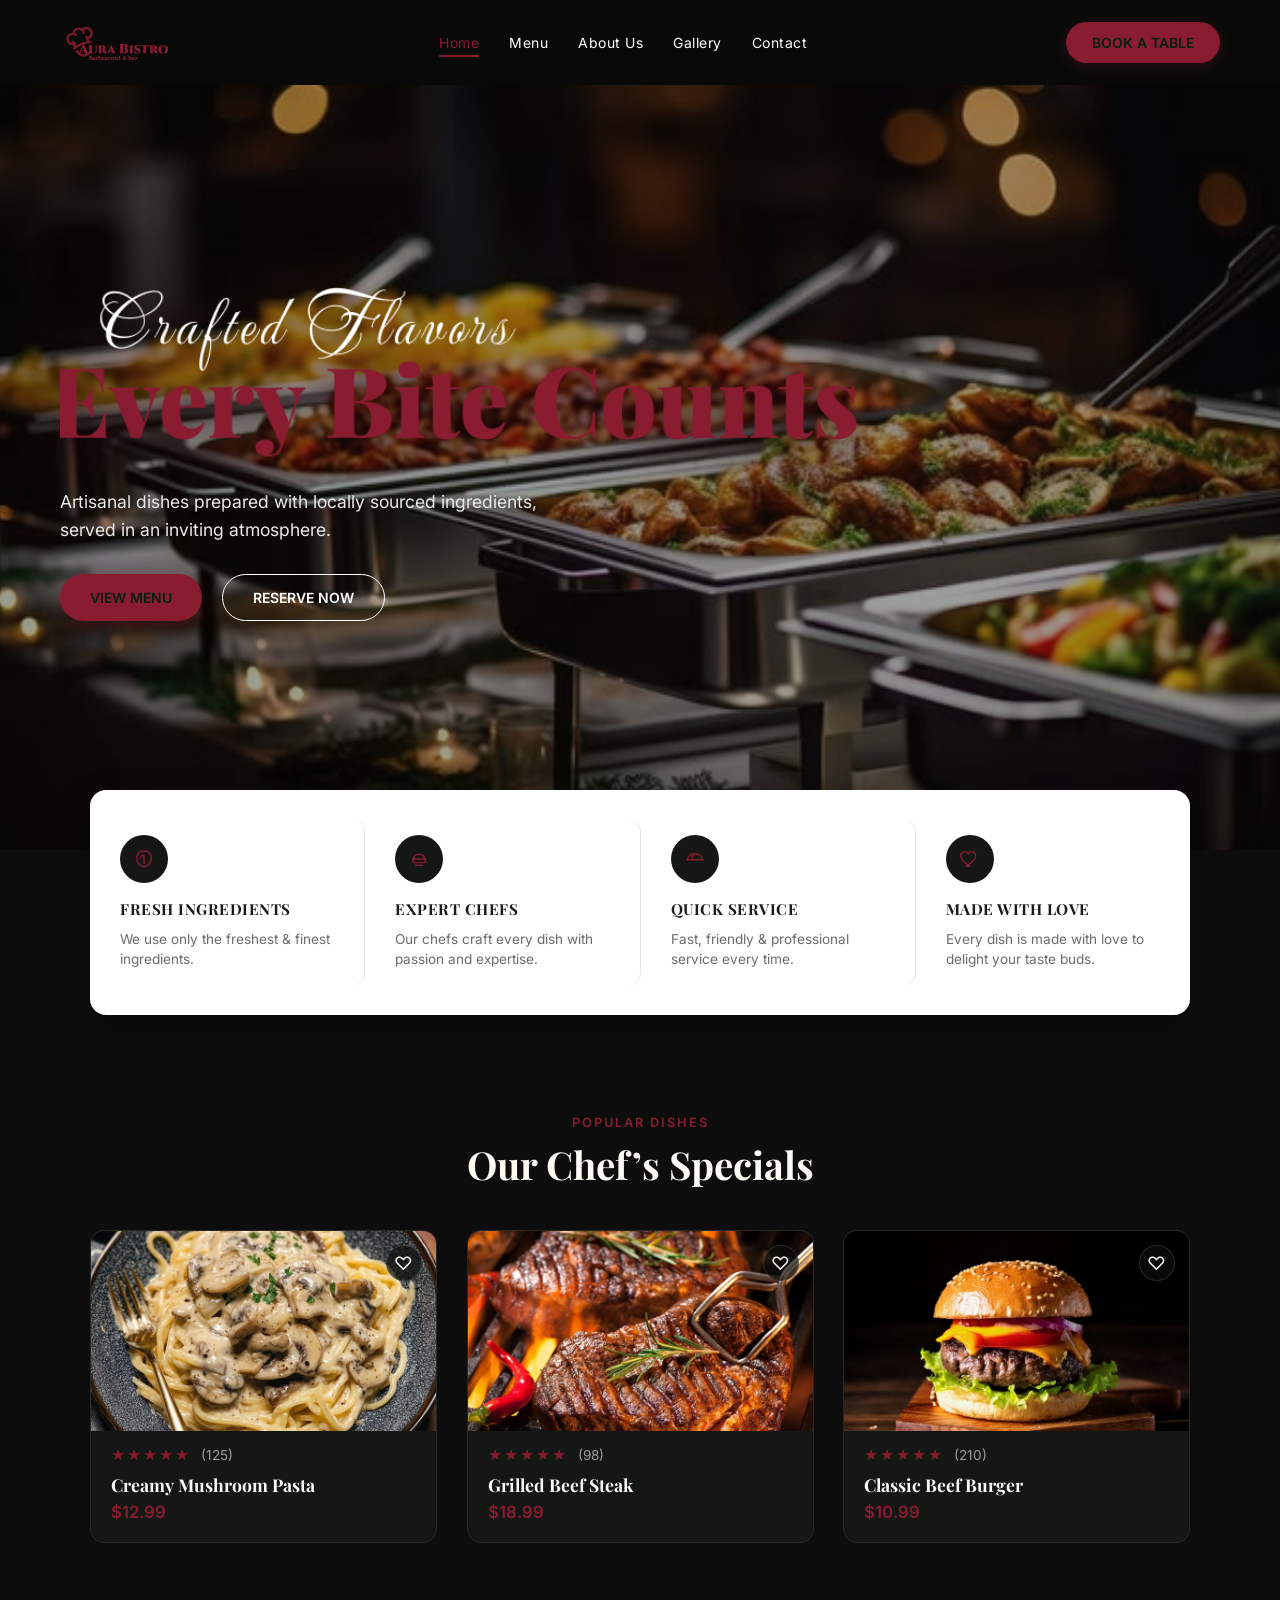
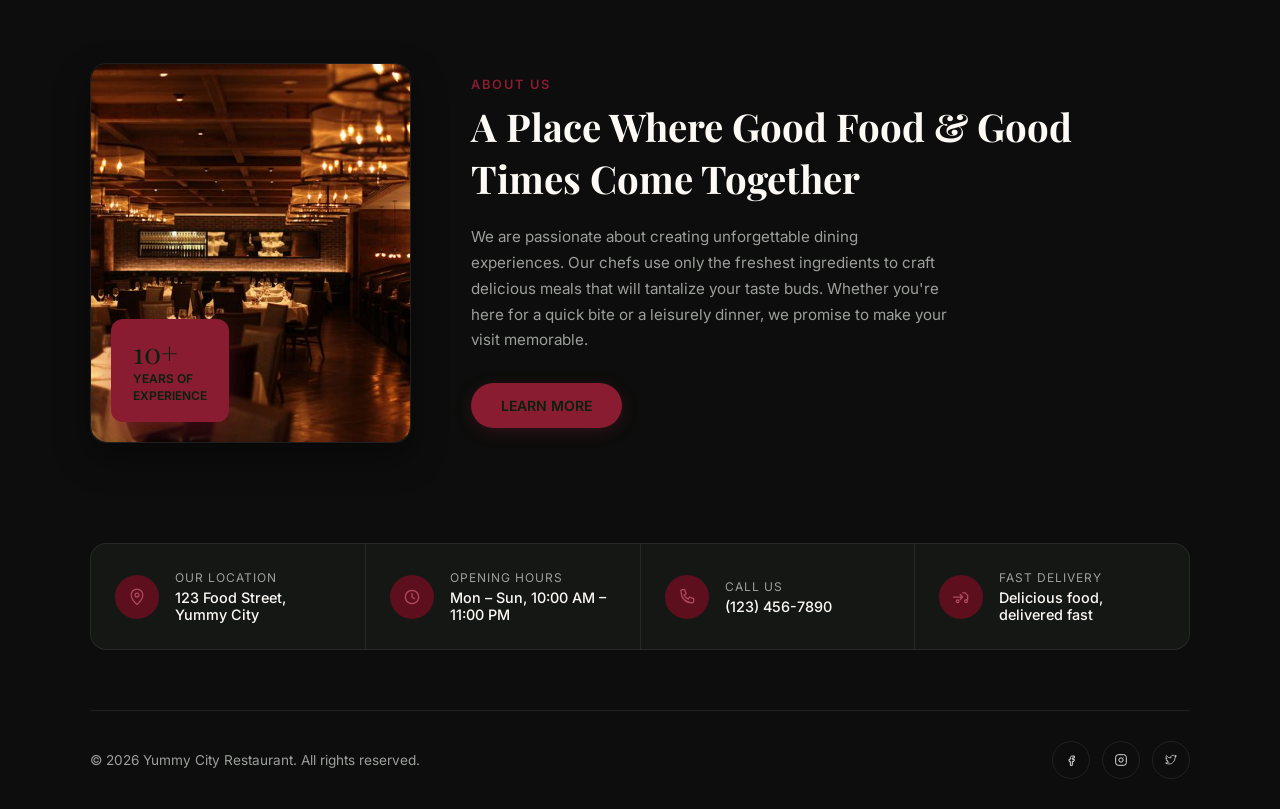
<file: index.html>
<!DOCTYPE html>
<html lang="en">

<head>
    <meta charset="UTF-8">
    <meta name="viewport" content="width=device-width, initial-scale=1.0">
    <title>Restaurant Demo</title>
    <link rel="preconnect" href="https://fonts.googleapis.com">
    <link rel="preconnect" href="https://fonts.gstatic.com" crossorigin>
    <link
        href="https://fonts.googleapis.com/css2?family=Inter:wght@400;500;600&family=Playfair+Display:ital,wght@0,400;0,600;0,700;1,400&display=swap"
        rel="stylesheet">
    <link rel="stylesheet" href="stylesheets/stylesheet.css">
</head>

<body>
    <header class="animate-header">
        <img src="assets/images/logo.png" alt="Restaurant logo" class="logo">
        <button class="nav-toggle" aria-label="Toggle navigation">&#9776;</button>
        <nav class="nav-menu">
            <ul>
                <li><a href="index.html" class="nav-active">Home</a></li>
                <li><a href="pages/menu.html">Menu</a></li>
                <li><a href="pages/about.html">About Us</a></li>
                <li><a href="pages/gallery.html">Gallery</a></li>
                <li><a href="pages/contact.html">Contact</a></li>
            </ul>
        </nav>
        <button class="btn-book">BOOK A TABLE</button>
    </header>

    <section class="hero">
        <div class="hero-title-wrapper animate-hero-headline">
            <h1 class="sr-only">Crafted Flavors - Unforgettable Moments</h1>
            <img src="assets/images/hero text.png" alt="Crafted Flavors - Unforgettable Moments" class="hero-title-img">
        </div>
        <p class="hero_p animate-hero-text">Artisanal dishes prepared with locally sourced ingredients, served in an
            inviting atmosphere.</p>
        <div class="hero-actions animate-hero-actions">
            <button class="btn-primary" onclick="window.location.href='pages/menu.html'">VIEW MENU</button>
            <button class="btn-outline">RESERVE NOW</button>
        </div>
    </section>

    <section class="features reveal-on-scroll">
        <div class="feature-item" style="--item-delay: 0.1s;">
            <div class="feature-icon">
                <svg viewBox="0 0 24 24" fill="none" xmlns="http://www.w3.org/2000/svg">
                    <path d="M12 3C7 3 4 7 4 11c0 4 3 8 8 10 5-2 8-6 8-10 0-4-3-8-8-8z" stroke="currentColor"
                        stroke-width="1.5" />
                    <path d="M12 8v9M12 8c-2 0-4 1-4 3" stroke="currentColor" stroke-width="1.5"
                        stroke-linecap="round" />
                </svg>
            </div>
            <h3>FRESH INGREDIENTS</h3>
            <p>We use only the freshest & finest ingredients.</p>
        </div>
        <div class="feature-item" style="--item-delay: 0.2s;">
            <div class="feature-icon">
                <svg viewBox="0 0 24 24" fill="none" xmlns="http://www.w3.org/2000/svg">
                    <path d="M6 12c0-3 2.5-5 6-5s6 2 6 5" stroke="currentColor" stroke-width="1.5"
                        stroke-linecap="round" />
                    <path d="M5 12h14v2a2 2 0 0 1-2 2H7a2 2 0 0 1-2-2v-2z" stroke="currentColor" stroke-width="1.5" />
                    <path d="M8 19h8" stroke="currentColor" stroke-width="1.5" stroke-linecap="round" />
                </svg>
            </div>
            <h3>EXPERT CHEFS</h3>
            <p>Our chefs craft every dish with passion and expertise.</p>
        </div>
        <div class="feature-item" style="--item-delay: 0.3s;">
            <div class="feature-icon">
                <svg viewBox="0 0 24 24" fill="none" xmlns="http://www.w3.org/2000/svg">
                    <path d="M4 13c0-4 3.5-7 8-7s8 3 8 7" stroke="currentColor" stroke-width="1.5"
                        stroke-linecap="round" />
                    <path d="M3 13h18" stroke="currentColor" stroke-width="1.5" stroke-linecap="round" />
                    <path d="M9 13V9a1 1 0 0 1 1-1h1" stroke="currentColor" stroke-width="1.5" stroke-linecap="round" />
                </svg>
            </div>
            <h3>QUICK SERVICE</h3>
            <p>Fast, friendly & professional service every time.</p>
        </div>
        <div class="feature-item" style="--item-delay: 0.4s;">
            <div class="feature-icon">
                <svg viewBox="0 0 24 24" fill="none" xmlns="http://www.w3.org/2000/svg">
                    <path
                        d="M12 20s-7-4.5-9.5-9C0.8 7.5 2.5 4 6 4c2 0 3.5 1.2 4 2.5C10.5 5.2 12 4 14 4c3.5 0 5.2 3.5 3.5 7-2.5 4.5-9.5 9-9.5 9z"
                        stroke="currentColor" stroke-width="1.5" stroke-linejoin="round" />
                </svg>
            </div>
            <h3>MADE WITH LOVE</h3>
            <p>Every dish is made with love to delight your taste buds.</p>
        </div>
    </section>

    <!-- ---------- CHEF'S SPECIALS ---------- -->
    <section class="specials">
        <p class="eyebrow reveal-on-scroll">Popular dishes</p>
        <h2 class="section-heading reveal-on-scroll">Our Chef&rsquo;s Specials</h2>

        <div class="dish-grid">
            <div class="dish-card reveal-on-scroll" style="--item-delay: 0.1s;">
                <div class="dish-image">
                    <img src="assets/images/mushroom.png" alt="Creamy Mushroom Pasta" class="dish-img">
                    <button class="dish-fav" aria-label="Save dish">&#9825;</button>
                </div>
                <div class="dish-rating">
                    <span class="stars">&#9733;&#9733;&#9733;&#9733;&#9733;</span>
                    <span class="rating-count">(125)</span>
                </div>
                <h3>Creamy Mushroom Pasta</h3>
                <p class="dish-price">$12.99</p>
            </div>

            <div class="dish-card reveal-on-scroll" style="--item-delay: 0.25s;">
                <div class="dish-image">
                    <img src="assets/images/steak.png" alt="Grilled Beef Steak" class="dish-img">
                    <button class="dish-fav" aria-label="Save dish">&#9825;</button>
                </div>
                <div class="dish-rating">
                    <span class="stars">&#9733;&#9733;&#9733;&#9733;&#9733;</span>
                    <span class="rating-count">(98)</span>
                </div>
                <h3>Grilled Beef Steak</h3>
                <p class="dish-price">$18.99</p>
            </div>

            <div class="dish-card reveal-on-scroll" style="--item-delay: 0.4s;">
                <div class="dish-image">
                    <img src="assets/images/burger.png" alt="Classic Beef Burger" class="dish-img">
                    <button class="dish-fav" aria-label="Save dish">&#9825;</button>
                </div>
                <div class="dish-rating">
                    <span class="stars">&#9733;&#9733;&#9733;&#9733;&#9733;</span>
                    <span class="rating-count">(210)</span>
                </div>
                <h3>Classic Beef Burger</h3>
                <p class="dish-price">$10.99</p>
            </div>
        </div>
    </section>

    <!-- ---------- ABOUT US ---------- -->
    <section class="about">
        <div class="about-image reveal-on-scroll reveal-left">
            <img src="assets/images/restaurant.png" alt="Restaurant Interior" class="about-img">
            <div class="about-badge">
                <span class="badge-number">10+</span>
                <span class="badge-label">Years of<br>Experience</span>
            </div>
        </div>
        <div class="about-content reveal-on-scroll reveal-right">
            <p class="eyebrow">About Us</p>
            <h2 class="section-heading">A Place Where Good Food & Good Times Come Together</h2>
            <p class="about-text">We are passionate about creating unforgettable dining experiences. Our chefs use only
                the freshest ingredients to craft delicious meals that will tantalize your taste buds. Whether you're
                here for a quick bite or a leisurely dinner, we promise to make your visit memorable.</p>
            <a href="pages/about.html" class="btn-primary" style="display:inline-block; text-decoration:none;">LEARN MORE</a>
        </div>
    </section>

    <!-- ---------- INFO STRIP ---------- -->
    <section class="info-strip reveal-on-scroll">
        <div class="info-item" style="--item-delay: 0.1s;">
            <div class="info-icon">
                <svg viewBox="0 0 24 24" fill="none" xmlns="http://www.w3.org/2000/svg">
                    <path d="M12 21s-7-6.5-7-11.5A7 7 0 0 1 19 9.5C19 14.5 12 21 12 21z" stroke="currentColor"
                        stroke-width="1.5" />
                    <circle cx="12" cy="9.5" r="2.3" stroke="currentColor" stroke-width="1.5" />
                </svg>
            </div>
            <div class="info-text">
                <p class="info-label">Our Location</p>
                <p class="info-value">123 Food Street, Yummy City</p>
            </div>
        </div>
        <div class="info-item" style="--item-delay: 0.2s;">
            <div class="info-icon">
                <svg viewBox="0 0 24 24" fill="none" xmlns="http://www.w3.org/2000/svg">
                    <circle cx="12" cy="12" r="8" stroke="currentColor" stroke-width="1.5" />
                    <path d="M12 8v4l3 2" stroke="currentColor" stroke-width="1.5" stroke-linecap="round" />
                </svg>
            </div>
            <div class="info-text">
                <p class="info-label">Opening Hours</p>
                <p class="info-value">Mon &ndash; Sun, 10:00 AM &ndash; 11:00 PM</p>
            </div>
        </div>
        <div class="info-item" style="--item-delay: 0.3s;">
            <div class="info-icon">
                <svg viewBox="0 0 24 24" fill="none" xmlns="http://www.w3.org/2000/svg">
                    <path
                        d="M6 3h3l2 5-2.5 1.5a11 11 0 0 0 5 5L15 12l5 2v3a2 2 0 0 1-2 2C10.5 19 5 13.5 5 6a2 2 0 0 1 1-3z"
                        stroke="currentColor" stroke-width="1.5" stroke-linejoin="round" />
                </svg>
            </div>
            <div class="info-text">
                <p class="info-label">Call Us</p>
                <p class="info-value">(123) 456-7890</p>
            </div>
        </div>
        <div class="info-item" style="--item-delay: 0.4s;">
            <div class="info-icon">
                <svg viewBox="0 0 24 24" fill="none" xmlns="http://www.w3.org/2000/svg">
                    <path d="M3 12h11l-3-3m3 3-3 3" stroke="currentColor" stroke-width="1.5" stroke-linecap="round"
                        stroke-linejoin="round" />
                    <path d="M14 7h3l3 3v5h-2" stroke="currentColor" stroke-width="1.5" stroke-linecap="round"
                        stroke-linejoin="round" />
                    <circle cx="8" cy="17" r="1.6" stroke="currentColor" stroke-width="1.5" />
                    <circle cx="18" cy="17" r="1.6" stroke="currentColor" stroke-width="1.5" />
                </svg>
            </div>
            <div class="info-text">
                <p class="info-label">Fast Delivery</p>
                <p class="info-value">Delicious food, delivered fast</p>
            </div>
        </div>
    </section>

    <footer>
        <p>&copy; 2026 Yummy City Restaurant. All rights reserved.</p>
        <div class="socials">
            <a class="social-icon" href="#" aria-label="Facebook">
                <svg viewBox="0 0 24 24" fill="none" xmlns="http://www.w3.org/2000/svg">
                    <path d="M14 9h3V6h-3c-1.7 0-3 1.3-3 3v2H9v3h2v6h3v-6h2.5l.5-3H14V9.5c0-.3.2-.5.5-.5z"
                        stroke="currentColor" stroke-width="1.3" stroke-linejoin="round" />
                </svg>
            </a>
            <a class="social-icon" href="#" aria-label="Instagram">
                <svg viewBox="0 0 24 24" fill="none" xmlns="http://www.w3.org/2000/svg">
                    <rect x="4" y="4" width="16" height="16" rx="4" stroke="currentColor" stroke-width="1.3" />
                    <circle cx="12" cy="12" r="3.2" stroke="currentColor" stroke-width="1.3" />
                    <circle cx="16.2" cy="7.8" r="0.6" fill="currentColor" />
                </svg>
            </a>
            <a class="social-icon" href="#" aria-label="Twitter">
                <svg viewBox="0 0 24 24" fill="none" xmlns="http://www.w3.org/2000/svg">
                    <path
                        d="M20 6.5c-.6.3-1.2.5-1.9.6.7-.4 1.2-1.1 1.4-1.9-.6.4-1.4.7-2.1.8a3.3 3.3 0 0 0-5.7 3 9.4 9.4 0 0 1-6.8-3.5c-.3.5-.4 1.1-.4 1.7 0 1.1.6 2.1 1.4 2.7-.5 0-1-.2-1.5-.4v.1c0 1.6 1.1 2.9 2.6 3.2-.3.1-.6.1-.9.1-.2 0-.4 0-.6-.1.4 1.3 1.6 2.2 3 2.3-1.1.9-2.5 1.4-4 1.4H4c1.4.9 3.1 1.5 4.9 1.5 5.8 0 9-4.9 9-9.1v-.4c.6-.4 1.2-1 1.6-1.6z"
                        stroke="currentColor" stroke-width="1" stroke-linejoin="round" />
                </svg>
            </a>
        </div>
    </footer>

    <!-- ---------- RESERVATION POPUP MODAL ---------- -->
    <div id="booking-modal" class="modal-overlay" aria-hidden="true">
        <div class="modal-card" role="dialog" aria-modal="true" aria-labelledby="modal-title">
            <button class="modal-close" id="modal-close-btn" aria-label="Close modal">&times;</button>

            <div class="modal-body" id="booking-form-wrapper">
                <p class="eyebrow">Reservations</p>
                <h2 id="modal-title" class="modal-heading">Book A Table</h2>
                <p class="modal-subtext">Reserve your table in advance for an unforgettable dining experience.</p>

                <form id="booking-form" class="booking-form">
                    <div class="form-row">
                        <div class="form-group">
                            <label for="book-name">Full Name</label>
                            <input type="text" id="book-name" name="name" placeholder="John Doe" required>
                        </div>
                        <div class="form-group">
                            <label for="book-phone">Phone Number</label>
                            <input type="tel" id="book-phone" name="phone" placeholder="(123) 456-7890" required>
                        </div>
                    </div>

                    <div class="form-row">
                        <div class="form-group">
                            <label for="book-date">Date</label>
                            <input type="date" id="book-date" name="date" required>
                        </div>
                        <div class="form-group">
                            <label for="book-time">Time</label>
                            <select id="book-time" name="time" required>
                                <option value="" disabled selected>Select Time</option>
                                <option value="12:00 PM">12:00 PM (Lunch)</option>
                                <option value="01:00 PM">01:00 PM (Lunch)</option>
                                <option value="02:00 PM">02:00 PM (Lunch)</option>
                                <option value="06:00 PM">06:00 PM (Dinner)</option>
                                <option value="07:00 PM">07:00 PM (Dinner)</option>
                                <option value="08:00 PM">08:00 PM (Dinner)</option>
                                <option value="09:00 PM">09:00 PM (Dinner)</option>
                            </select>
                        </div>
                    </div>

                    <div class="form-row">
                        <div class="form-group">
                            <label for="book-guests">Guests</label>
                            <select id="book-guests" name="guests" required>
                                <option value="1 Person">1 Person</option>
                                <option value="2 People" selected>2 People</option>
                                <option value="3 People">3 People</option>
                                <option value="4 People">4 People</option>
                                <option value="5+ People">5+ People</option>
                            </select>
                        </div>
                        <div class="form-group">
                            <label for="book-seating">Seating Preference</label>
                            <select id="book-seating" name="seating">
                                <option value="Standard Dining">Standard Dining</option>
                                <option value="Window View">Window View</option>
                                <option value="Outdoor Terrace">Outdoor Terrace</option>
                                <option value="Cozy Booth">Cozy Booth</option>
                            </select>
                        </div>
                    </div>

                    <div class="form-group">
                        <label for="book-requests">Special Requests (Optional)</label>
                        <input type="text" id="book-requests" name="requests"
                            placeholder="e.g. Birthday, Anniversary, Dietary preferences">
                    </div>

                    <button type="submit" class="btn-primary modal-submit-btn">CONFIRM RESERVATION</button>
                </form>
            </div>

            <div class="modal-success" id="booking-success" style="display: none;">
                <div class="success-icon">
                    <svg viewBox="0 0 24 24" fill="none" xmlns="http://www.w3.org/2000/svg">
                        <path d="M5 13l4 4L19 7" stroke="currentColor" stroke-width="2.5" stroke-linecap="round"
                            stroke-linejoin="round" />
                    </svg>
                </div>
                <h3>Table Reserved!</h3>
                <p id="success-details">Thank you! Your table reservation has been received. A confirmation SMS has been
                    sent to your phone.</p>
                <button type="button" class="btn-primary" id="success-close-btn">DONE</button>
            </div>
        </div>
    </div>

    <script src="assets/js/script.js"></script>
</body>

</html>
</file>
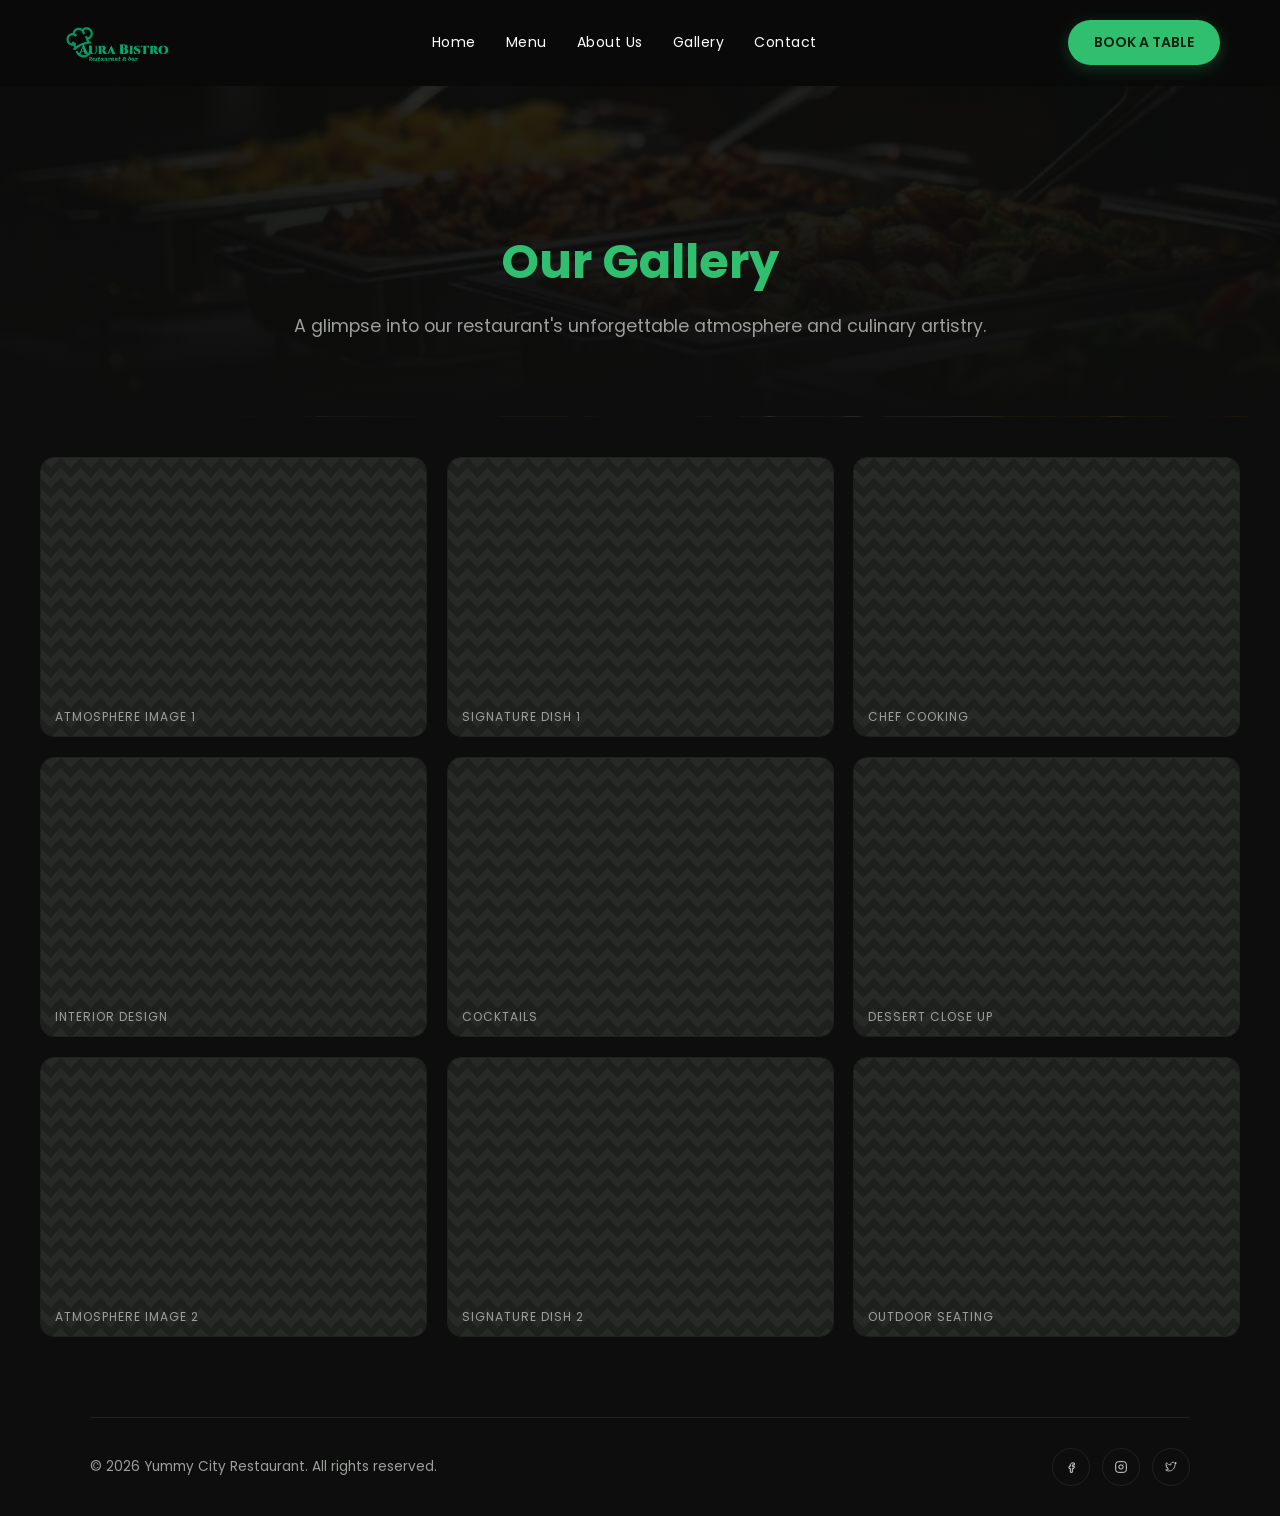
<file: gallery.html>
<!DOCTYPE html>
<html lang="en">
<head>
    <meta charset="UTF-8">
    <meta name="viewport" content="width=device-width, initial-scale=1.0">
    <title>Restaurant Gallery</title>
    <link rel="preconnect" href="https://fonts.googleapis.com">
    <link rel="preconnect" href="https://fonts.gstatic.com" crossorigin>
    <link href="https://fonts.googleapis.com/css2?family=Great+Vibes&family=Anton&family=Poppins:wght@400;500;600;700&display=swap" rel="stylesheet">
    <link rel="stylesheet" href="stylesheet.css">
    <style>
        .gallery-hero {
            padding: 140px 20px 60px 20px;
            text-align: center;
            background-image: linear-gradient(to bottom, rgba(12,13,12,0.8), rgba(12,13,12,1)), url('herbg.png');
            background-size: cover;
            background-position: center;
        }
        .gallery-hero h1 {
            font-size: 3rem;
            color: var(--green);
            margin: 0;
            font-family: 'Poppins', sans-serif;
        }
        .gallery-section {
            width: calc(100% - 60px);
            max-width: 1200px;
            margin: 40px auto 80px auto;
        }
        .gallery-grid {
            display: grid;
            grid-template-columns: repeat(auto-fill, minmax(300px, 1fr));
            gap: 20px;
        }
        .gallery-item {
            position: relative;
            height: 280px;
            border-radius: 14px;
            overflow: hidden;
            border: 1px solid var(--border-soft);
            transition: transform 0.35s cubic-bezier(0.16, 1, 0.3, 1), box-shadow 0.35s ease;
        }
        .gallery-item:hover {
            transform: translateY(-5px) scale(1.02);
            box-shadow: 0 15px 35px rgba(0, 0, 0, 0.6), 0 0 20px rgba(47, 191, 110, 0.15);
            z-index: 2;
        }
        .gallery-item .img-placeholder {
            width: 100%;
            height: 100%;
            border: none;
        }
    </style>
</head>
<body>
    <header class="animate-header">
        <img src="logo.png" alt="Restaurant logo" class="logo">
        <button class="nav-toggle" aria-label="Toggle navigation">&#9776;</button>
        <nav class="nav-menu">
            <ul>
                <li>Home</li>
                <li>Menu</li>
                <li>About Us</li>
                <li>Gallery</li>
                <li>Contact</li>
            </ul>
        </nav>
        <button class="btn-book">BOOK A TABLE</button>
    </header>

    <section class="gallery-hero">
        <h1 class="animate-hero-headline">Our Gallery</h1>
        <p class="animate-hero-text" style="color: var(--text-muted); margin-top: 15px; font-size: 1.1rem;">A glimpse into our restaurant's unforgettable atmosphere and culinary artistry.</p>
    </section>

    <section class="gallery-section">
        <div class="gallery-grid">
            <div class="gallery-item reveal-on-scroll">
                <div class="img-placeholder" data-label="Atmosphere Image 1"></div>
            </div>
            <div class="gallery-item reveal-on-scroll">
                <div class="img-placeholder" data-label="Signature Dish 1"></div>
            </div>
            <div class="gallery-item reveal-on-scroll">
                <div class="img-placeholder" data-label="Chef cooking"></div>
            </div>
            <div class="gallery-item reveal-on-scroll">
                <div class="img-placeholder" data-label="Interior Design"></div>
            </div>
            <div class="gallery-item reveal-on-scroll">
                <div class="img-placeholder" data-label="Cocktails"></div>
            </div>
            <div class="gallery-item reveal-on-scroll">
                <div class="img-placeholder" data-label="Dessert close up"></div>
            </div>
            <div class="gallery-item reveal-on-scroll">
                <div class="img-placeholder" data-label="Atmosphere Image 2"></div>
            </div>
            <div class="gallery-item reveal-on-scroll">
                <div class="img-placeholder" data-label="Signature Dish 2"></div>
            </div>
            <div class="gallery-item reveal-on-scroll">
                <div class="img-placeholder" data-label="Outdoor seating"></div>
            </div>
        </div>
    </section>

    <footer>
        <p>&copy; 2026 Yummy City Restaurant. All rights reserved.</p>
        <div class="socials">
            <a class="social-icon" href="#" aria-label="Facebook">
                <svg viewBox="0 0 24 24" fill="none" xmlns="http://www.w3.org/2000/svg"><path d="M14 9h3V6h-3c-1.7 0-3 1.3-3 3v2H9v3h2v6h3v-6h2.5l.5-3H14V9.5c0-.3.2-.5.5-.5z" stroke="currentColor" stroke-width="1.3" stroke-linejoin="round"/></svg>
            </a>
            <a class="social-icon" href="#" aria-label="Instagram">
                <svg viewBox="0 0 24 24" fill="none" xmlns="http://www.w3.org/2000/svg"><rect x="4" y="4" width="16" height="16" rx="4" stroke="currentColor" stroke-width="1.3"/><circle cx="12" cy="12" r="3.2" stroke="currentColor" stroke-width="1.3"/><circle cx="16.2" cy="7.8" r="0.6" fill="currentColor"/></svg>
            </a>
            <a class="social-icon" href="#" aria-label="Twitter">
                <svg viewBox="0 0 24 24" fill="none" xmlns="http://www.w3.org/2000/svg"><path d="M20 6.5c-.6.3-1.2.5-1.9.6.7-.4 1.2-1.1 1.4-1.9-.6.4-1.4.7-2.1.8a3.3 3.3 0 0 0-5.7 3 9.4 9.4 0 0 1-6.8-3.5c-.3.5-.4 1.1-.4 1.7 0 1.1.6 2.1 1.4 2.7-.5 0-1-.2-1.5-.4v.1c0 1.6 1.1 2.9 2.6 3.2-.3.1-.6.1-.9.1-.2 0-.4 0-.6-.1.4 1.3 1.6 2.2 3 2.3-1.1.9-2.5 1.4-4 1.4H4c1.4.9 3.1 1.5 4.9 1.5 5.8 0 9-4.9 9-9.1v-.4c.6-.4 1.2-1 1.6-1.6z" stroke="currentColor" stroke-width="1" stroke-linejoin="round"/></svg>
            </a>
        </div>
    </footer>

    <!-- ---------- RESERVATION POPUP MODAL ---------- -->
    <div id="booking-modal" class="modal-overlay" aria-hidden="true">
        <div class="modal-card" role="dialog" aria-modal="true" aria-labelledby="modal-title">
            <button class="modal-close" id="modal-close-btn" aria-label="Close modal">&times;</button>
            
            <div class="modal-body" id="booking-form-wrapper">
                <p class="eyebrow">Reservations</p>
                <h2 id="modal-title" class="modal-heading">Book A Table</h2>
                <p class="modal-subtext">Reserve your table in advance for an unforgettable dining experience.</p>
                
                <form id="booking-form" class="booking-form">
                    <div class="form-row">
                        <div class="form-group">
                            <label for="book-name">Full Name</label>
                            <input type="text" id="book-name" name="name" placeholder="John Doe" required>
                        </div>
                        <div class="form-group">
                            <label for="book-phone">Phone Number</label>
                            <input type="tel" id="book-phone" name="phone" placeholder="(123) 456-7890" required>
                        </div>
                    </div>

                    <div class="form-row">
                        <div class="form-group">
                            <label for="book-date">Date</label>
                            <input type="date" id="book-date" name="date" required>
                        </div>
                        <div class="form-group">
                            <label for="book-time">Time</label>
                            <select id="book-time" name="time" required>
                                <option value="" disabled selected>Select Time</option>
                                <option value="12:00 PM">12:00 PM (Lunch)</option>
                                <option value="01:00 PM">01:00 PM (Lunch)</option>
                                <option value="02:00 PM">02:00 PM (Lunch)</option>
                                <option value="06:00 PM">06:00 PM (Dinner)</option>
                                <option value="07:00 PM">07:00 PM (Dinner)</option>
                                <option value="08:00 PM">08:00 PM (Dinner)</option>
                                <option value="09:00 PM">09:00 PM (Dinner)</option>
                            </select>
                        </div>
                    </div>

                    <div class="form-row">
                        <div class="form-group">
                            <label for="book-guests">Guests</label>
                            <select id="book-guests" name="guests" required>
                                <option value="1 Person">1 Person</option>
                                <option value="2 People" selected>2 People</option>
                                <option value="3 People">3 People</option>
                                <option value="4 People">4 People</option>
                                <option value="5+ People">5+ People</option>
                            </select>
                        </div>
                        <div class="form-group">
                            <label for="book-seating">Seating Preference</label>
                            <select id="book-seating" name="seating">
                                <option value="Standard Dining">Standard Dining</option>
                                <option value="Window View">Window View</option>
                                <option value="Outdoor Terrace">Outdoor Terrace</option>
                                <option value="Cozy Booth">Cozy Booth</option>
                            </select>
                        </div>
                    </div>

                    <div class="form-group">
                        <label for="book-requests">Special Requests (Optional)</label>
                        <input type="text" id="book-requests" name="requests" placeholder="e.g. Birthday, Anniversary, Dietary preferences">
                    </div>

                    <button type="submit" class="btn-primary modal-submit-btn">CONFIRM RESERVATION</button>
                </form>
            </div>

            <div class="modal-success" id="booking-success" style="display: none;">
                <div class="success-icon">
                    <svg viewBox="0 0 24 24" fill="none" xmlns="http://www.w3.org/2000/svg">
                        <path d="M5 13l4 4L19 7" stroke="currentColor" stroke-width="2.5" stroke-linecap="round" stroke-linejoin="round"/>
                    </svg>
                </div>
                <h3>Table Reserved!</h3>
                <p id="success-details">Thank you! Your table reservation has been received. A confirmation SMS has been sent to your phone.</p>
                <button type="button" class="btn-primary" id="success-close-btn">DONE</button>
            </div>
        </div>
    </div>

    <script src="script.js"></script>
</body>
</html>
</file>
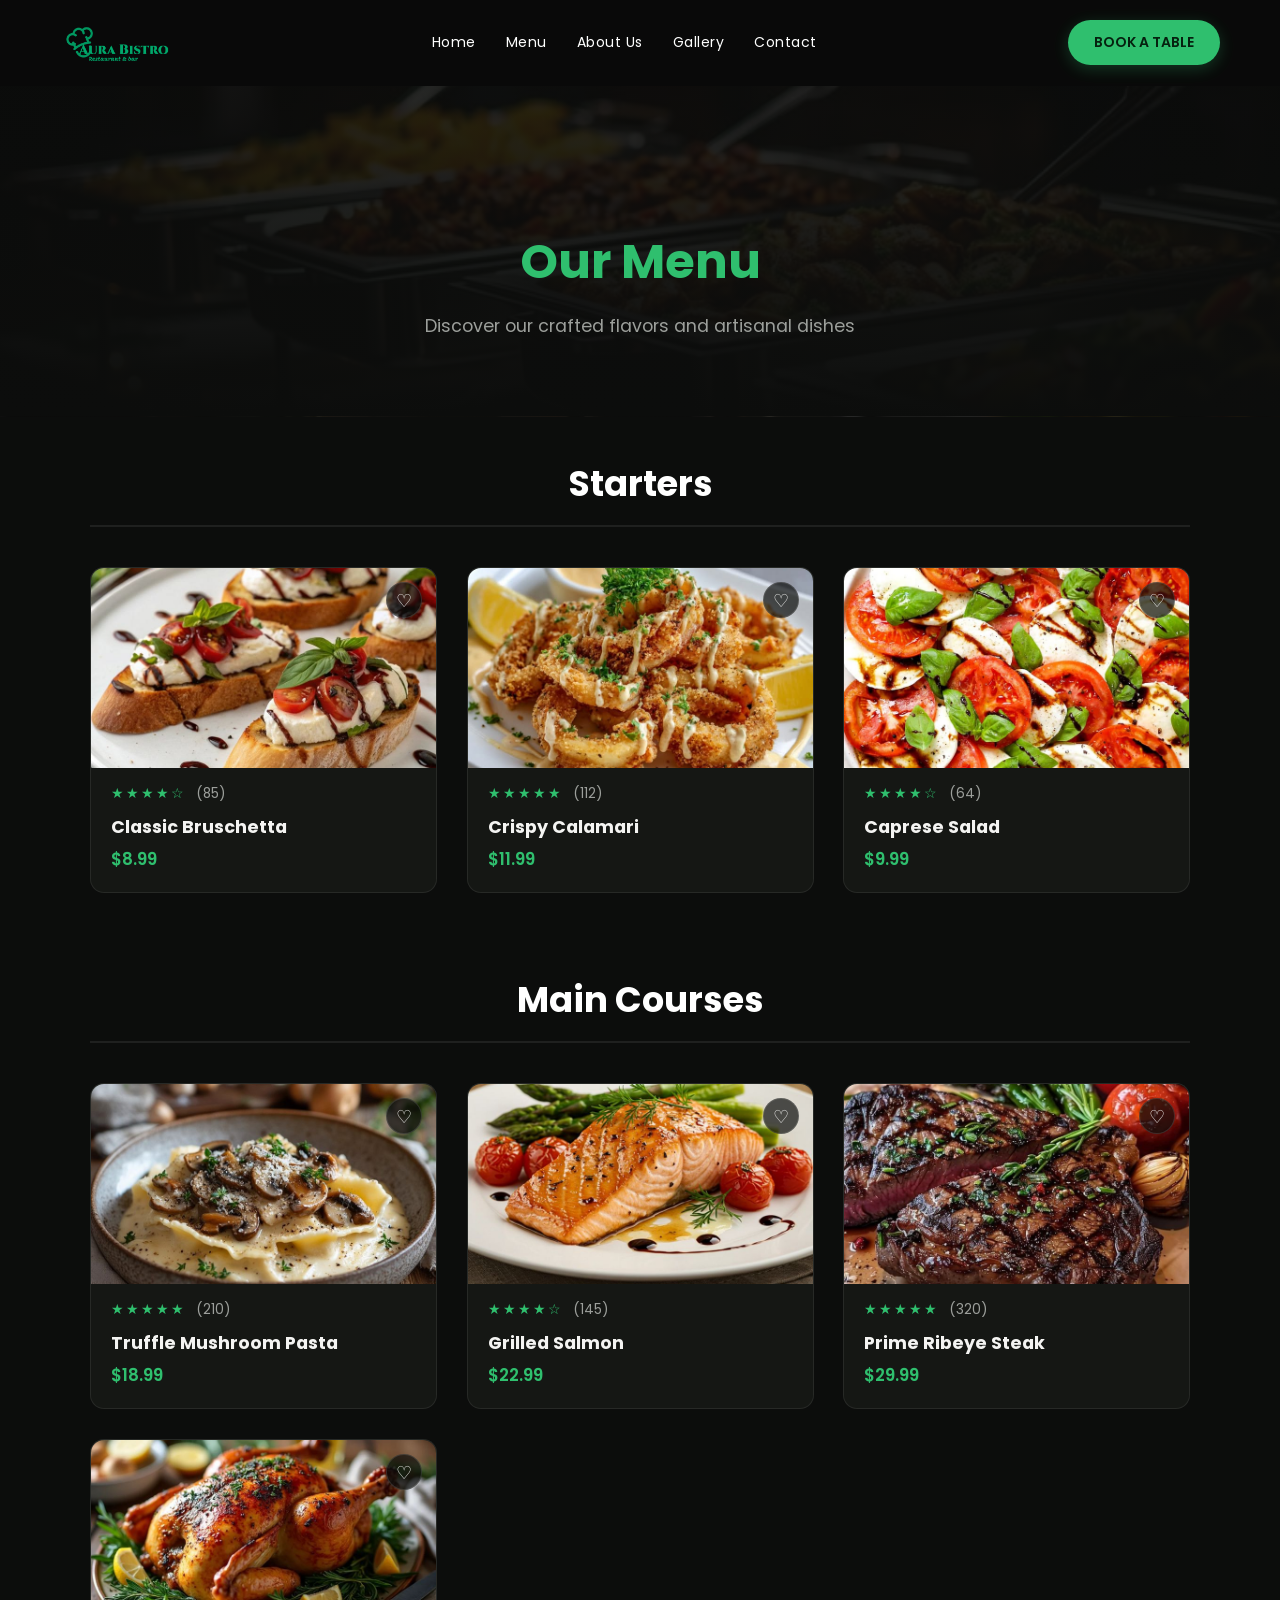
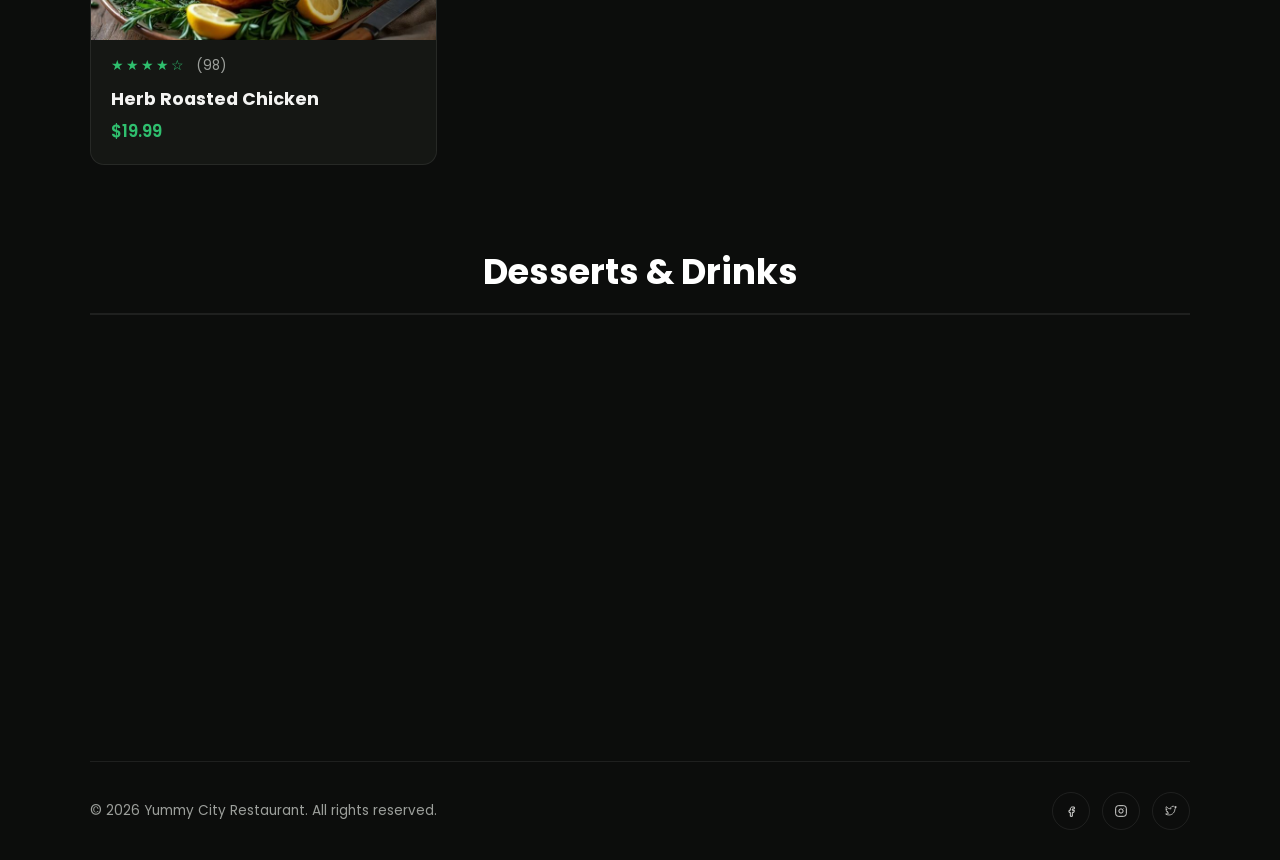
<file: menu.html>
<!DOCTYPE html>
<html lang="en">

<head>
    <meta charset="UTF-8">
    <meta name="viewport" content="width=device-width, initial-scale=1.0">
    <title>Restaurant Menu</title>
    <link rel="preconnect" href="https://fonts.googleapis.com">
    <link rel="preconnect" href="https://fonts.gstatic.com" crossorigin>
    <link
        href="https://fonts.googleapis.com/css2?family=Great+Vibes&family=Anton&family=Poppins:wght@400;500;600;700&display=swap"
        rel="stylesheet">
    <link rel="stylesheet" href="stylesheet.css">
    <style>
        .menu-hero {
            padding: 140px 20px 60px 20px;
            text-align: center;
            background-image: linear-gradient(to bottom, rgba(12, 13, 12, 0.8), rgba(12, 13, 12, 1)), url('herbg.png');
            background-size: cover;
            background-position: center;
        }

        .menu-hero h1 {
            font-size: 3rem;
            color: var(--green);
            margin: 0;
            font-family: 'Poppins', sans-serif;
        }

        .menu-section {
            width: calc(100% - 60px);
            max-width: 1100px;
            margin: 40px auto 80px auto;
        }

        .menu-category-title {
            font-size: 2.2rem;
            border-bottom: 2px solid var(--border-soft);
            padding-bottom: 15px;
            margin-bottom: 40px;
            color: #fff;
            text-align: center;
        }

        .menu-grid {
            display: grid;
            grid-template-columns: repeat(auto-fill, minmax(280px, 1fr));
            gap: 30px;
        }
    </style>
</head>

<body>
    <header class="animate-header">
        <img src="logo.png" alt="Restaurant logo" class="logo">
        <button class="nav-toggle" aria-label="Toggle navigation">&#9776;</button>
        <nav class="nav-menu">
            <ul>
                <li>Home</li>
                <li>Menu</li>
                <li>About Us</li>
                <li>Gallery</li>
                <li>Contact</li>
            </ul>
        </nav>
        <button class="btn-book">BOOK A TABLE</button>
    </header>

    <section class="menu-hero">
        <h1 class="animate-hero-headline">Our Menu</h1>
        <p class="animate-hero-text" style="color: var(--text-muted); margin-top: 15px; font-size: 1.1rem;">Discover our
            crafted flavors and artisanal dishes</p>
    </section>

    <!-- Starters -->
    <section class="menu-section">
        <h2 class="menu-category-title">Starters</h2>
        <div class="menu-grid">
            <div class="dish-card reveal-on-scroll">
                <div class="dish-image">
                    <img src="Classic Bruschetta.jpg" alt="Classic Bruschetta" class="dish-img">
                    <button class="dish-fav" aria-label="Save dish">&#9825;</button>
                </div>
                <div class="dish-rating">
                    <span class="stars">&#9733;&#9733;&#9733;&#9733;&#9734;</span>
                    <span class="rating-count">(85)</span>
                </div>
                <h3>Classic Bruschetta</h3>
                <p class="dish-price">$8.99</p>
            </div>
            <div class="dish-card reveal-on-scroll">
                <div class="dish-image">
                    <img src="Crispy Calamari.jpg" alt="Crispy Calamari" class="dish-img">
                    <button class="dish-fav" aria-label="Save dish">&#9825;</button>
                </div>
                <div class="dish-rating">
                    <span class="stars">&#9733;&#9733;&#9733;&#9733;&#9733;</span>
                    <span class="rating-count">(112)</span>
                </div>
                <h3>Crispy Calamari</h3>
                <p class="dish-price">$11.99</p>
            </div>
            <div class="dish-card reveal-on-scroll">
                <div class="dish-image">
                    <img src="Caprese Salad.jpg" alt="Caprese Salad" class="dish-img">
                    <button class="dish-fav" aria-label="Save dish">&#9825;</button>
                </div>
                <div class="dish-rating">
                    <span class="stars">&#9733;&#9733;&#9733;&#9733;&#9734;</span>
                    <span class="rating-count">(64)</span>
                </div>
                <h3>Caprese Salad</h3>
                <p class="dish-price">$9.99</p>
            </div>
        </div>
    </section>

    <!-- Main Courses -->
    <section class="menu-section">
        <h2 class="menu-category-title">Main Courses</h2>
        <div class="menu-grid">
            <div class="dish-card reveal-on-scroll">
                <div class="dish-image">
                    <img src="Truffle Mushroom Pasta.jpg" alt="Truffle Mushroom Pasta" class="dish-img">
                    <button class="dish-fav" aria-label="Save dish">&#9825;</button>
                </div>
                <div class="dish-rating">
                    <span class="stars">&#9733;&#9733;&#9733;&#9733;&#9733;</span>
                    <span class="rating-count">(210)</span>
                </div>
                <h3>Truffle Mushroom Pasta</h3>
                <p class="dish-price">$18.99</p>
            </div>
            <div class="dish-card reveal-on-scroll">
                <div class="dish-image">
                    <img src="Grilled Salmon.jpg" alt="Grilled Salmon" class="dish-img">
                    <button class="dish-fav" aria-label="Save dish">&#9825;</button>
                </div>
                <div class="dish-rating">
                    <span class="stars">&#9733;&#9733;&#9733;&#9733;&#9734;</span>
                    <span class="rating-count">(145)</span>
                </div>
                <h3>Grilled Salmon</h3>
                <p class="dish-price">$22.99</p>
            </div>
            <div class="dish-card reveal-on-scroll">
                <div class="dish-image">
                    <img src="Prime Ribeye Steak.jpg" alt="Prime Ribeye Steak" class="dish-img">
                    <button class="dish-fav" aria-label="Save dish">&#9825;</button>
                </div>
                <div class="dish-rating">
                    <span class="stars">&#9733;&#9733;&#9733;&#9733;&#9733;</span>
                    <span class="rating-count">(320)</span>
                </div>
                <h3>Prime Ribeye Steak</h3>
                <p class="dish-price">$29.99</p>
            </div>
            <div class="dish-card reveal-on-scroll">
                <div class="dish-image">
                    <img src="Herb Roasted Chicken.jpg" alt="Herb Roasted Chicken" class="dish-img">
                    <button class="dish-fav" aria-label="Save dish">&#9825;</button>
                </div>
                <div class="dish-rating">
                    <span class="stars">&#9733;&#9733;&#9733;&#9733;&#9734;</span>
                    <span class="rating-count">(98)</span>
                </div>
                <h3>Herb Roasted Chicken</h3>
                <p class="dish-price">$19.99</p>
            </div>
        </div>
    </section>

    <!-- Desserts & Drinks -->
    <section class="menu-section">
        <h2 class="menu-category-title">Desserts & Drinks</h2>
        <div class="menu-grid">
            <div class="dish-card reveal-on-scroll">
                <div class="dish-image">
                    <img src="Classic Tiramisu.jpg" alt="Classic Tiramisu" class="dish-img">
                    <button class="dish-fav" aria-label="Save dish">&#9825;</button>
                </div>
                <div class="dish-rating">
                    <span class="stars">&#9733;&#9733;&#9733;&#9733;&#9733;</span>
                    <span class="rating-count">(176)</span>
                </div>
                <h3>Classic Tiramisu</h3>
                <p class="dish-price">$7.99</p>
            </div>
            <div class="dish-card reveal-on-scroll">
                <div class="dish-image">
                    <img src="New York Cheesecake.jpg" alt="New York Cheesecake" class="dish-img">
                    <button class="dish-fav" aria-label="Save dish">&#9825;</button>
                </div>
                <div class="dish-rating">
                    <span class="stars">&#9733;&#9733;&#9733;&#9733;&#9734;</span>
                    <span class="rating-count">(142)</span>
                </div>
                <h3>New York Cheesecake</h3>
                <p class="dish-price">$8.99</p>
            </div>
            <div class="dish-card reveal-on-scroll">
                <div class="dish-image">
                    <img src="Signature Cocktail.jpg" alt="Signature Cocktail" class="dish-img">
                    <button class="dish-fav" aria-label="Save dish">&#9825;</button>
                </div>
                <div class="dish-rating">
                    <span class="stars">&#9733;&#9733;&#9733;&#9733;&#9733;</span>
                    <span class="rating-count">(89)</span>
                </div>
                <h3>Signature Cocktail</h3>
                <p class="dish-price">$12.99</p>
            </div>
        </div>
    </section>

    <footer>
        <p>&copy; 2026 Yummy City Restaurant. All rights reserved.</p>
        <div class="socials">
            <a class="social-icon" href="#" aria-label="Facebook">
                <svg viewBox="0 0 24 24" fill="none" xmlns="http://www.w3.org/2000/svg">
                    <path d="M14 9h3V6h-3c-1.7 0-3 1.3-3 3v2H9v3h2v6h3v-6h2.5l.5-3H14V9.5c0-.3.2-.5.5-.5z"
                        stroke="currentColor" stroke-width="1.3" stroke-linejoin="round" />
                </svg>
            </a>
            <a class="social-icon" href="#" aria-label="Instagram">
                <svg viewBox="0 0 24 24" fill="none" xmlns="http://www.w3.org/2000/svg">
                    <rect x="4" y="4" width="16" height="16" rx="4" stroke="currentColor" stroke-width="1.3" />
                    <circle cx="12" cy="12" r="3.2" stroke="currentColor" stroke-width="1.3" />
                    <circle cx="16.2" cy="7.8" r="0.6" fill="currentColor" />
                </svg>
            </a>
            <a class="social-icon" href="#" aria-label="Twitter">
                <svg viewBox="0 0 24 24" fill="none" xmlns="http://www.w3.org/2000/svg">
                    <path
                        d="M20 6.5c-.6.3-1.2.5-1.9.6.7-.4 1.2-1.1 1.4-1.9-.6.4-1.4.7-2.1.8a3.3 3.3 0 0 0-5.7 3 9.4 9.4 0 0 1-6.8-3.5c-.3.5-.4 1.1-.4 1.7 0 1.1.6 2.1 1.4 2.7-.5 0-1-.2-1.5-.4v.1c0 1.6 1.1 2.9 2.6 3.2-.3.1-.6.1-.9.1-.2 0-.4 0-.6-.1.4 1.3 1.6 2.2 3 2.3-1.1.9-2.5 1.4-4 1.4H4c1.4.9 3.1 1.5 4.9 1.5 5.8 0 9-4.9 9-9.1v-.4c.6-.4 1.2-1 1.6-1.6z"
                        stroke="currentColor" stroke-width="1" stroke-linejoin="round" />
                </svg>
            </a>
        </div>
    </footer>

    <!-- ---------- RESERVATION POPUP MODAL ---------- -->
    <div id="booking-modal" class="modal-overlay" aria-hidden="true">
        <div class="modal-card" role="dialog" aria-modal="true" aria-labelledby="modal-title">
            <button class="modal-close" id="modal-close-btn" aria-label="Close modal">&times;</button>

            <div class="modal-body" id="booking-form-wrapper">
                <p class="eyebrow">Reservations</p>
                <h2 id="modal-title" class="modal-heading">Book A Table</h2>
                <p class="modal-subtext">Reserve your table in advance for an unforgettable dining experience.</p>

                <form id="booking-form" class="booking-form">
                    <div class="form-row">
                        <div class="form-group">
                            <label for="book-name">Full Name</label>
                            <input type="text" id="book-name" name="name" placeholder="John Doe" required>
                        </div>
                        <div class="form-group">
                            <label for="book-phone">Phone Number</label>
                            <input type="tel" id="book-phone" name="phone" placeholder="(123) 456-7890" required>
                        </div>
                    </div>

                    <div class="form-row">
                        <div class="form-group">
                            <label for="book-date">Date</label>
                            <input type="date" id="book-date" name="date" required>
                        </div>
                        <div class="form-group">
                            <label for="book-time">Time</label>
                            <select id="book-time" name="time" required>
                                <option value="" disabled selected>Select Time</option>
                                <option value="12:00 PM">12:00 PM (Lunch)</option>
                                <option value="01:00 PM">01:00 PM (Lunch)</option>
                                <option value="02:00 PM">02:00 PM (Lunch)</option>
                                <option value="06:00 PM">06:00 PM (Dinner)</option>
                                <option value="07:00 PM">07:00 PM (Dinner)</option>
                                <option value="08:00 PM">08:00 PM (Dinner)</option>
                                <option value="09:00 PM">09:00 PM (Dinner)</option>
                            </select>
                        </div>
                    </div>

                    <div class="form-row">
                        <div class="form-group">
                            <label for="book-guests">Guests</label>
                            <select id="book-guests" name="guests" required>
                                <option value="1 Person">1 Person</option>
                                <option value="2 People" selected>2 People</option>
                                <option value="3 People">3 People</option>
                                <option value="4 People">4 People</option>
                                <option value="5+ People">5+ People</option>
                            </select>
                        </div>
                        <div class="form-group">
                            <label for="book-seating">Seating Preference</label>
                            <select id="book-seating" name="seating">
                                <option value="Standard Dining">Standard Dining</option>
                                <option value="Window View">Window View</option>
                                <option value="Outdoor Terrace">Outdoor Terrace</option>
                                <option value="Cozy Booth">Cozy Booth</option>
                            </select>
                        </div>
                    </div>

                    <div class="form-group">
                        <label for="book-requests">Special Requests (Optional)</label>
                        <input type="text" id="book-requests" name="requests"
                            placeholder="e.g. Birthday, Anniversary, Dietary preferences">
                    </div>

                    <button type="submit" class="btn-primary modal-submit-btn">CONFIRM RESERVATION</button>
                </form>
            </div>

            <div class="modal-success" id="booking-success" style="display: none;">
                <div class="success-icon">
                    <svg viewBox="0 0 24 24" fill="none" xmlns="http://www.w3.org/2000/svg">
                        <path d="M5 13l4 4L19 7" stroke="currentColor" stroke-width="2.5" stroke-linecap="round"
                            stroke-linejoin="round" />
                    </svg>
                </div>
                <h3>Table Reserved!</h3>
                <p id="success-details">Thank you! Your table reservation has been received. A confirmation SMS has been
                    sent to your phone.</p>
                <button type="button" class="btn-primary" id="success-close-btn">DONE</button>
            </div>
        </div>
    </div>

    <script src="script.js"></script>
</body>

</html>
</file>
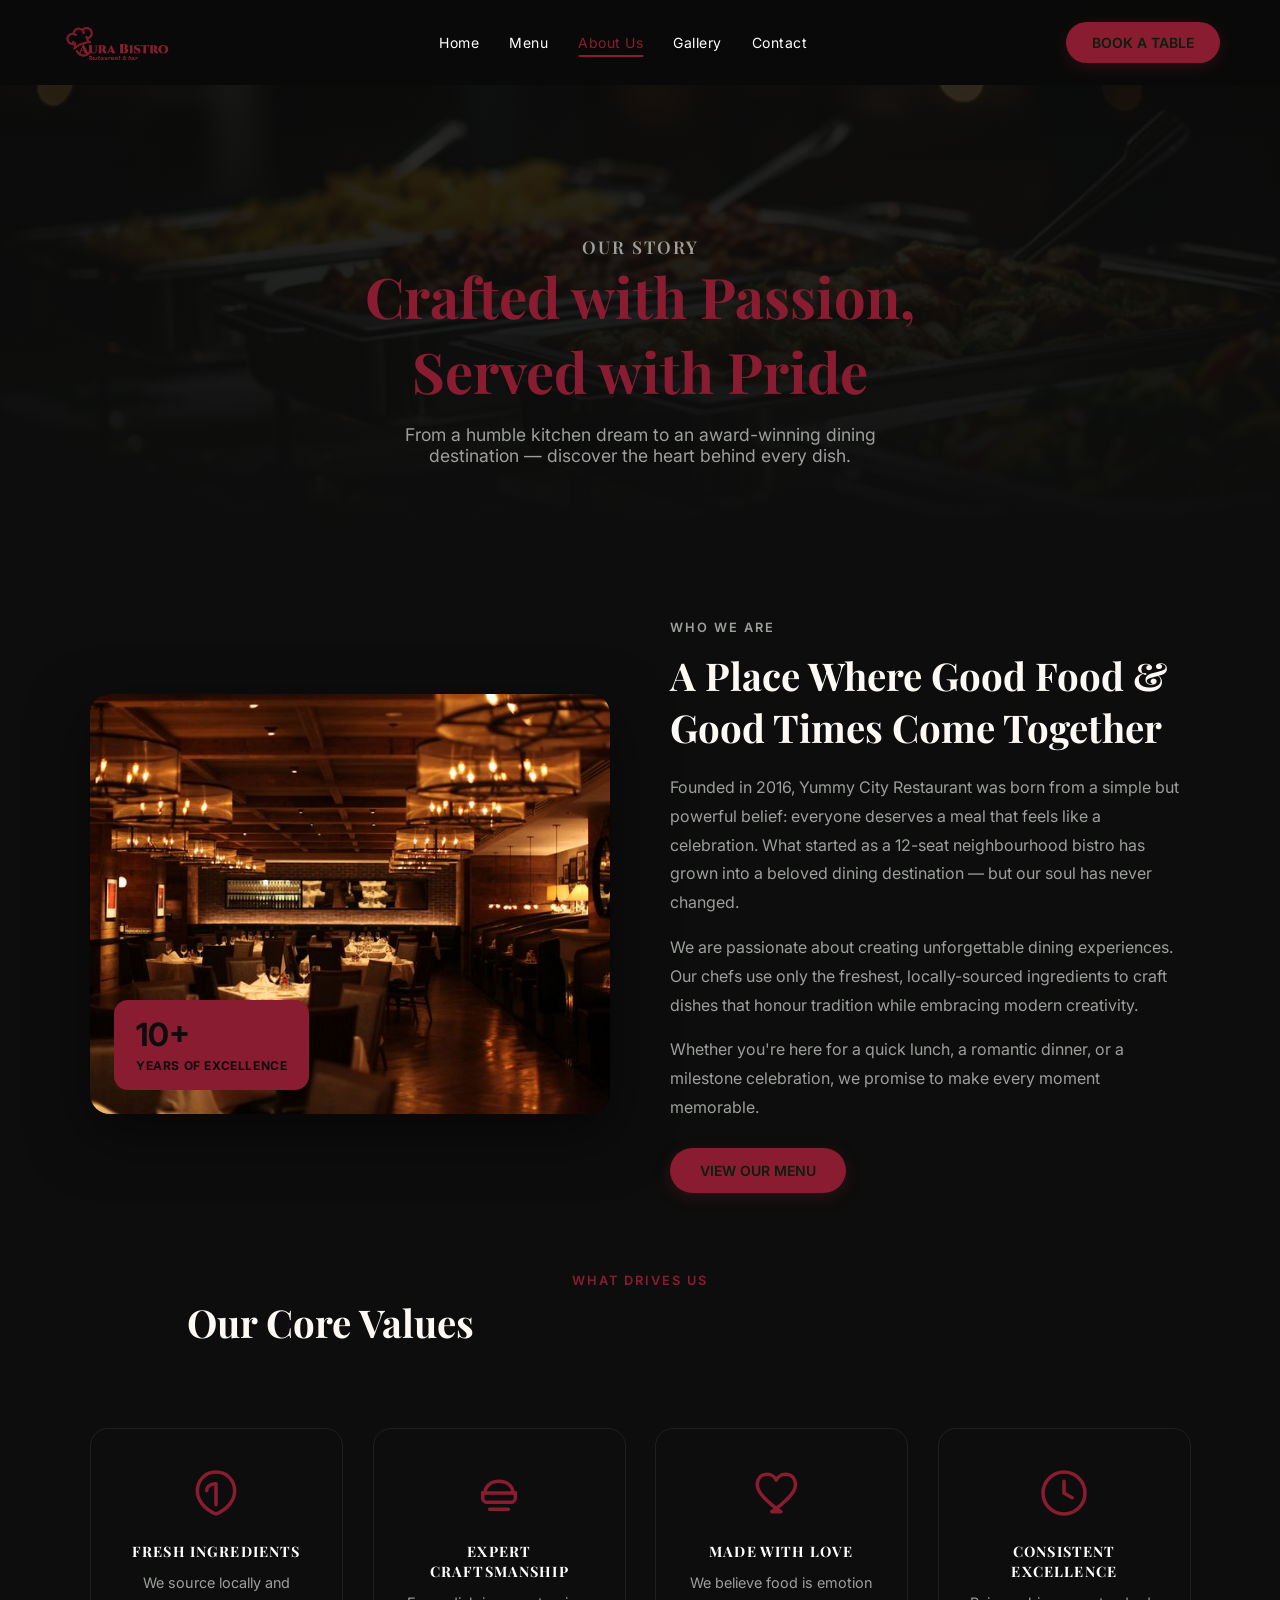
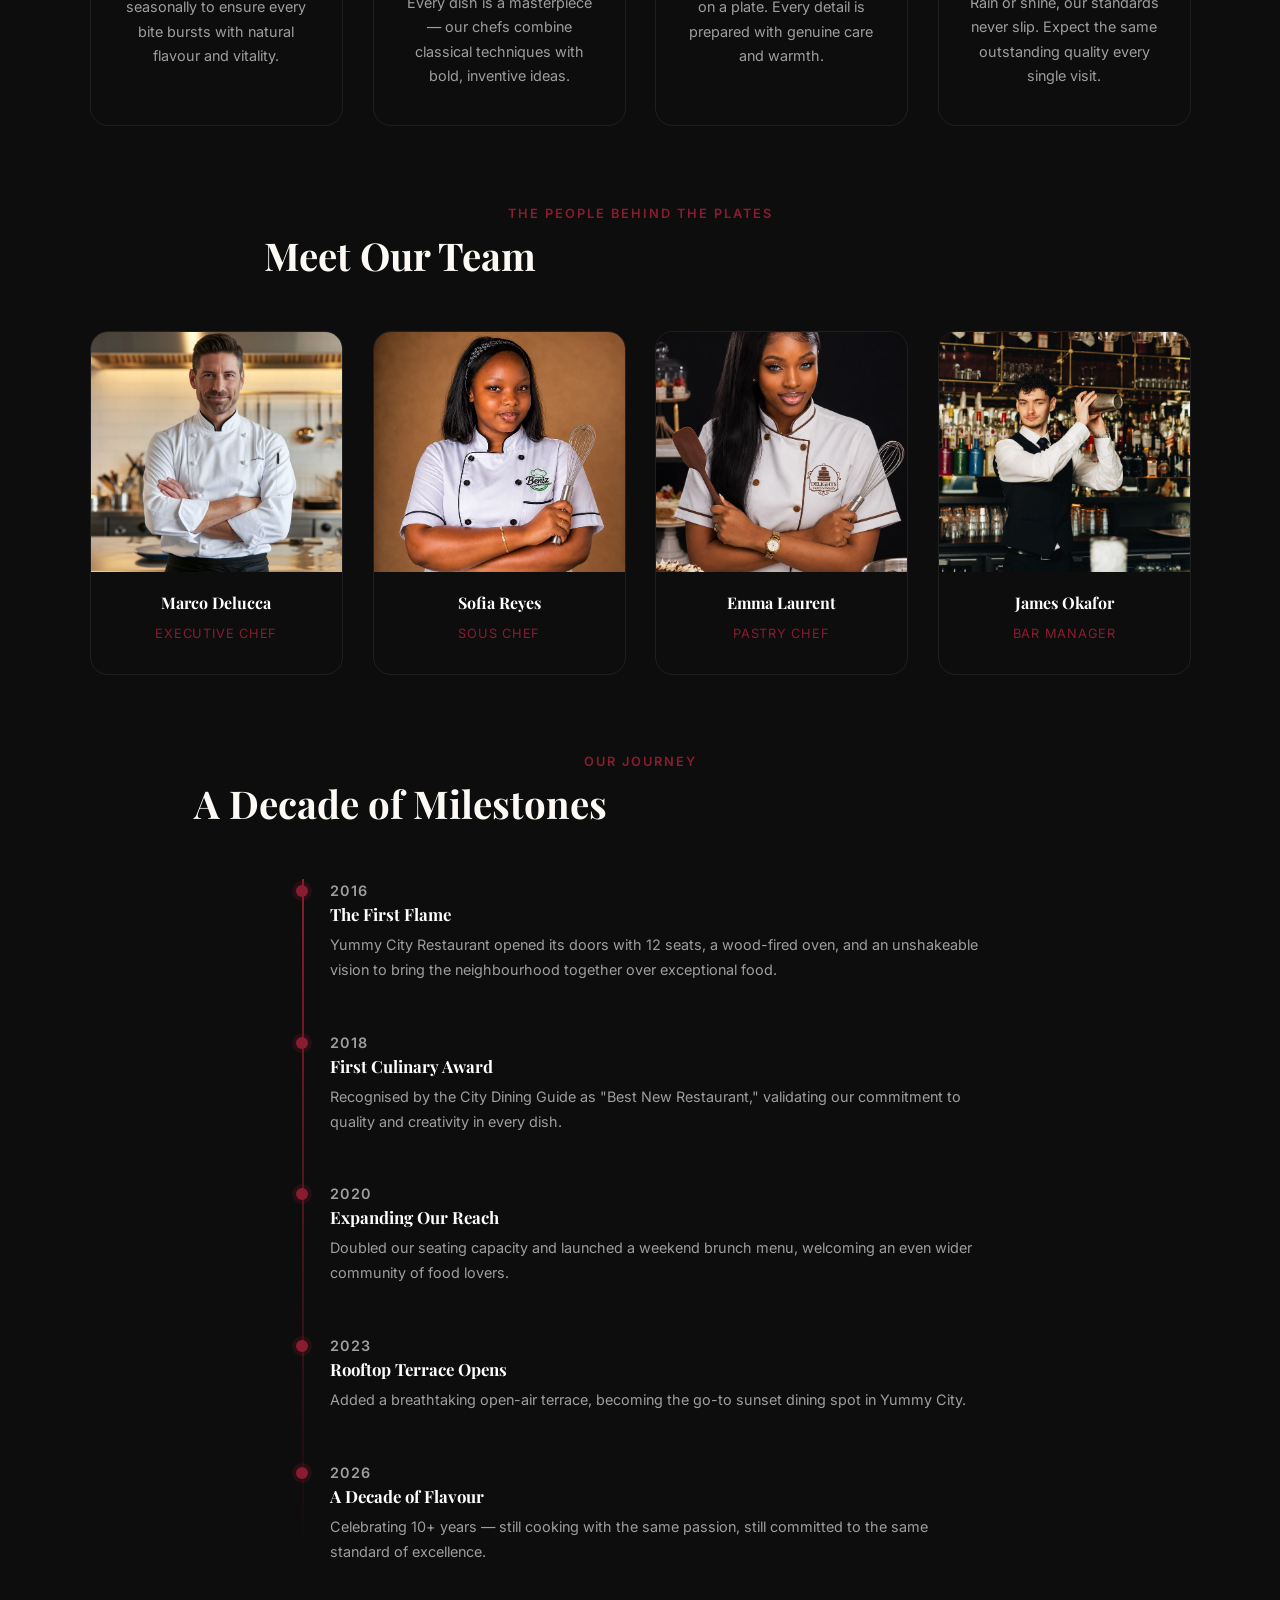
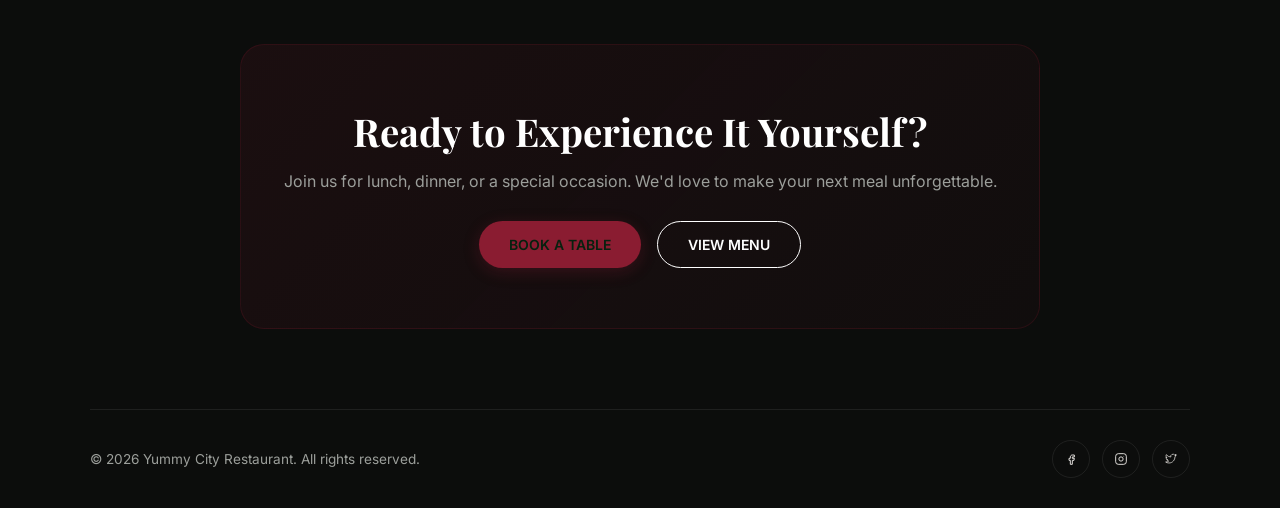
<file: pages/about.html>
<!DOCTYPE html>
<html lang="en">

<head>
    <meta charset="UTF-8">
    <meta name="viewport" content="width=device-width, initial-scale=1.0">
    <title>About Us – Yummy City Restaurant</title>
    <meta name="description"
        content="Learn about Yummy City Restaurant – our story, our chefs, and our passion for crafting unforgettable dining experiences since 2016.">
    <link rel="preconnect" href="https://fonts.googleapis.com">
    <link rel="preconnect" href="https://fonts.gstatic.com" crossorigin>
    <link
        href="https://fonts.googleapis.com/css2?family=Inter:wght@400;500;600&family=Playfair+Display:ital,wght@0,400;0,600;0,700;1,400&display=swap"
        rel="stylesheet">
    <link rel="stylesheet" href="../stylesheets/stylesheet.css">
    <link rel="stylesheet" href="../stylesheets/about.css">
</head>

<body>
    <header class="animate-header">
        <img src="../assets/images/logo.png" alt="Restaurant logo" class="logo">
        <button class="nav-toggle" aria-label="Toggle navigation">&#9776;</button>
        <nav class="nav-menu">
            <ul>
                <li><a href="../index.html">Home</a></li>
                <li><a href="menu.html">Menu</a></li>
                <li><a href="about.html" class="nav-active">About Us</a></li>
                <li><a href="gallery.html">Gallery</a></li>
                <li><a href="contact.html">Contact</a></li>
            </ul>
        </nav>
        <button class="btn-book">BOOK A TABLE</button>
    </header>

    <!-- ── Hero ── -->
    <section class="page-hero">
        <p class="eyebrow animate-hero-headline">Our Story</p>
        <h1 class="animate-hero-headline">Crafted with Passion,<br>Served with Pride</h1>
        <p class="animate-hero-text">From a humble kitchen dream to an award-winning dining destination — discover the
            heart behind every dish.</p>
    </section>

    <!-- ── Our Story ── -->
    <section class="content-section">
        <div class="story-grid">
            <div class="story-img-wrap reveal-on-scroll reveal-left">
                <img src="../assets/images/restaurant.png" alt="Yummy City Restaurant interior">
                <div class="story-year-badge">
                    <span class="num">10+</span>
                    <span class="lbl">Years of Excellence</span>
                </div>
            </div>
            <div class="story-text reveal-on-scroll reveal-right">
                <p class="eyebrow">Who We Are</p>
                <h2 class="section-heading">A Place Where Good Food &amp; Good Times Come Together</h2>
                <p>Founded in 2016, Yummy City Restaurant was born from a simple but powerful belief: everyone deserves
                    a meal that feels like a celebration. What started as a 12-seat neighbourhood bistro has grown into
                    a beloved dining destination — but our soul has never changed.</p>
                <p>We are passionate about creating unforgettable dining experiences. Our chefs use only the freshest,
                    locally-sourced ingredients to craft dishes that honour tradition while embracing modern creativity.
                </p>
                <p>Whether you're here for a quick lunch, a romantic dinner, or a milestone celebration, we promise to
                    make every moment memorable.</p>
                <a href="menu.html" class="btn-primary"
                    style="display:inline-block; text-decoration:none; margin-top:10px;">VIEW OUR MENU</a>
            </div>
        </div>
    </section>

    <!-- ── Core Values ── -->
    <section style="text-align:center; padding:0 20px;">
        <p class="eyebrow reveal-on-scroll">What Drives Us</p>
        <h2 class="section-heading reveal-on-scroll">Our Core Values</h2>
    </section>
    <div class="values-strip">
        <div class="value-card reveal-on-scroll" style="--item-delay:0.1s;">
            <div class="value-icon">
                <svg viewBox="0 0 24 24" fill="none" xmlns="http://www.w3.org/2000/svg">
                    <path d="M12 3C7 3 4 7 4 11c0 4 3 8 8 10 5-2 8-6 8-10 0-4-3-8-8-8z" stroke="currentColor"
                        stroke-width="1.5" />
                    <path d="M12 8v9M12 8c-2 0-4 1-4 3" stroke="currentColor" stroke-width="1.5"
                        stroke-linecap="round" />
                </svg>
            </div>
            <h3>Fresh Ingredients</h3>
            <p>We source locally and seasonally to ensure every bite bursts with natural flavour and vitality.</p>
        </div>
        <div class="value-card reveal-on-scroll" style="--item-delay:0.2s;">
            <div class="value-icon">
                <svg viewBox="0 0 24 24" fill="none" xmlns="http://www.w3.org/2000/svg">
                    <path d="M6 12c0-3 2.5-5 6-5s6 2 6 5" stroke="currentColor" stroke-width="1.5"
                        stroke-linecap="round" />
                    <path d="M5 12h14v2a2 2 0 0 1-2 2H7a2 2 0 0 1-2-2v-2z" stroke="currentColor" stroke-width="1.5" />
                    <path d="M8 19h8" stroke="currentColor" stroke-width="1.5" stroke-linecap="round" />
                </svg>
            </div>
            <h3>Expert Craftsmanship</h3>
            <p>Every dish is a masterpiece — our chefs combine classical techniques with bold, inventive ideas.</p>
        </div>
        <div class="value-card reveal-on-scroll" style="--item-delay:0.3s;">
            <div class="value-icon">
                <svg viewBox="0 0 24 24" fill="none" xmlns="http://www.w3.org/2000/svg">
                    <path
                        d="M12 20s-7-4.5-9.5-9C0.8 7.5 2.5 4 6 4c2 0 3.5 1.2 4 2.5C10.5 5.2 12 4 14 4c3.5 0 5.2 3.5 3.5 7-2.5 4.5-9.5 9-9.5 9z"
                        stroke="currentColor" stroke-width="1.5" stroke-linejoin="round" />
                </svg>
            </div>
            <h3>Made With Love</h3>
            <p>We believe food is emotion on a plate. Every detail is prepared with genuine care and warmth.</p>
        </div>
        <div class="value-card reveal-on-scroll" style="--item-delay:0.4s;">
            <div class="value-icon">
                <svg viewBox="0 0 24 24" fill="none" xmlns="http://www.w3.org/2000/svg">
                    <circle cx="12" cy="12" r="9" stroke="currentColor" stroke-width="1.5" />
                    <path d="M12 7v5l3.5 2" stroke="currentColor" stroke-width="1.5" stroke-linecap="round" />
                </svg>
            </div>
            <h3>Consistent Excellence</h3>
            <p>Rain or shine, our standards never slip. Expect the same outstanding quality every single visit.</p>
        </div>
    </div>

    <!-- ── Meet the Team ── -->
    <section class="content-section">
        <div style="text-align:center; margin-bottom:50px;">
            <p class="eyebrow reveal-on-scroll">The People Behind the Plates</p>
            <h2 class="section-heading reveal-on-scroll">Meet Our Team</h2>
        </div>
        <div class="team-grid">
            <div class="team-card reveal-on-scroll" style="--item-delay:0.1s;">
                <img src="../assets/images/executive chef.jpg" alt="Executive Chef Marco" class="team-photo">
                <div class="team-info">
                    <h3>Marco Delucca</h3>
                    <p class="team-role">Executive Chef</p>
                </div>
            </div>
            <div class="team-card reveal-on-scroll" style="--item-delay:0.2s;">
                <img src="../assets/images/sous chef.jpg" alt="Sous Chef Sofia" class="team-photo">
                <div class="team-info">
                    <h3>Sofia Reyes</h3>
                    <p class="team-role">Sous Chef</p>
                </div>
            </div>
            <div class="team-card reveal-on-scroll" style="--item-delay:0.3s;">
                <img src="../assets/images/pastry chef.jpg" alt="Pastry Chef Emma" class="team-photo">
                <div class="team-info">
                    <h3>Emma Laurent</h3>
                    <p class="team-role">Pastry Chef</p>
                </div>
            </div>
            <div class="team-card reveal-on-scroll" style="--item-delay:0.4s;">
                <img src="../assets/images/bar manager.jpg" alt="Bar Manager James" class="team-photo">
                <div class="team-info">
                    <h3>James Okafor</h3>
                    <p class="team-role">Bar Manager</p>
                </div>
            </div>
        </div>
    </section>

    <!-- ── Timeline ── -->
    <section class="content-section">
        <div style="text-align:center; margin-bottom:50px;">
            <p class="eyebrow reveal-on-scroll">Our Journey</p>
            <h2 class="section-heading reveal-on-scroll">A Decade of Milestones</h2>
        </div>
        <div class="timeline">
            <div class="timeline-item reveal-on-scroll">
                <p class="timeline-year">2016</p>
                <h4>The First Flame</h4>
                <p>Yummy City Restaurant opened its doors with 12 seats, a wood-fired oven, and an unshakeable vision to
                    bring the neighbourhood together over exceptional food.</p>
            </div>
            <div class="timeline-item reveal-on-scroll">
                <p class="timeline-year">2018</p>
                <h4>First Culinary Award</h4>
                <p>Recognised by the City Dining Guide as "Best New Restaurant," validating our commitment to quality
                    and creativity in every dish.</p>
            </div>
            <div class="timeline-item reveal-on-scroll">
                <p class="timeline-year">2020</p>
                <h4>Expanding Our Reach</h4>
                <p>Doubled our seating capacity and launched a weekend brunch menu, welcoming an even wider community of
                    food lovers.</p>
            </div>
            <div class="timeline-item reveal-on-scroll">
                <p class="timeline-year">2023</p>
                <h4>Rooftop Terrace Opens</h4>
                <p>Added a breathtaking open-air terrace, becoming the go-to sunset dining spot in Yummy City.</p>
            </div>
            <div class="timeline-item reveal-on-scroll">
                <p class="timeline-year">2026</p>
                <h4>A Decade of Flavour</h4>
                <p>Celebrating 10+ years — still cooking with the same passion, still committed to the same standard of
                    excellence.</p>
            </div>
        </div>
    </section>

    <!-- ── CTA ── -->
    <div class="cta-band reveal-on-scroll">
        <h2>Ready to Experience It Yourself?</h2>
        <p>Join us for lunch, dinner, or a special occasion. We'd love to make your next meal unforgettable.</p>
        <div class="btn-group">
            <button class="btn-primary btn-book">BOOK A TABLE</button>
            <a href="menu.html" class="btn-outline"
                style="text-decoration:none; display:inline-flex; align-items:center; justify-content:center;">VIEW
                MENU</a>
        </div>
    </div>

    <footer>
        <p>&copy; 2026 Yummy City Restaurant. All rights reserved.</p>
        <div class="socials">
            <a class="social-icon" href="#" aria-label="Facebook">
                <svg viewBox="0 0 24 24" fill="none" xmlns="http://www.w3.org/2000/svg">
                    <path d="M14 9h3V6h-3c-1.7 0-3 1.3-3 3v2H9v3h2v6h3v-6h2.5l.5-3H14V9.5c0-.3.2-.5.5-.5z"
                        stroke="currentColor" stroke-width="1.3" stroke-linejoin="round" />
                </svg>
            </a>
            <a class="social-icon" href="#" aria-label="Instagram">
                <svg viewBox="0 0 24 24" fill="none" xmlns="http://www.w3.org/2000/svg">
                    <rect x="4" y="4" width="16" height="16" rx="4" stroke="currentColor" stroke-width="1.3" />
                    <circle cx="12" cy="12" r="3.2" stroke="currentColor" stroke-width="1.3" />
                    <circle cx="16.2" cy="7.8" r="0.6" fill="currentColor" />
                </svg>
            </a>
            <a class="social-icon" href="#" aria-label="Twitter">
                <svg viewBox="0 0 24 24" fill="none" xmlns="http://www.w3.org/2000/svg">
                    <path
                        d="M20 6.5c-.6.3-1.2.5-1.9.6.7-.4 1.2-1.1 1.4-1.9-.6.4-1.4.7-2.1.8a3.3 3.3 0 0 0-5.7 3 9.4 9.4 0 0 1-6.8-3.5c-.3.5-.4 1.1-.4 1.7 0 1.1.6 2.1 1.4 2.7-.5 0-1-.2-1.5-.4v.1c0 1.6 1.1 2.9 2.6 3.2-.3.1-.6.1-.9.1-.2 0-.4 0-.6-.1.4 1.3 1.6 2.2 3 2.3-1.1.9-2.5 1.4-4 1.4H4c1.4.9 3.1 1.5 4.9 1.5 5.8 0 9-4.9 9-9.1v-.4c.6-.4 1.2-1 1.6-1.6z"
                        stroke="currentColor" stroke-width="1" stroke-linejoin="round" />
                </svg>
            </a>
        </div>
    </footer>

    <!-- ── RESERVATION POPUP MODAL ── -->
    <div id="booking-modal" class="modal-overlay" aria-hidden="true">
        <div class="modal-card" role="dialog" aria-modal="true" aria-labelledby="modal-title">
            <button class="modal-close" id="modal-close-btn" aria-label="Close modal">&times;</button>
            <div class="modal-body" id="booking-form-wrapper">
                <p class="eyebrow">Reservations</p>
                <h2 id="modal-title" class="modal-heading">Book A Table</h2>
                <p class="modal-subtext">Reserve your table in advance for an unforgettable dining experience.</p>
                <form id="booking-form" class="booking-form">
                    <div class="form-row">
                        <div class="form-group">
                            <label for="book-name">Full Name</label>
                            <input type="text" id="book-name" name="name" placeholder="John Doe" required>
                        </div>
                        <div class="form-group">
                            <label for="book-phone">Phone Number</label>
                            <input type="tel" id="book-phone" name="phone" placeholder="(123) 456-7890" required>
                        </div>
                    </div>
                    <div class="form-row">
                        <div class="form-group">
                            <label for="book-date">Date</label>
                            <input type="date" id="book-date" name="date" required>
                        </div>
                        <div class="form-group">
                            <label for="book-time">Time</label>
                            <select id="book-time" name="time" required>
                                <option value="" disabled selected>Select Time</option>
                                <option value="12:00 PM">12:00 PM (Lunch)</option>
                                <option value="01:00 PM">01:00 PM (Lunch)</option>
                                <option value="02:00 PM">02:00 PM (Lunch)</option>
                                <option value="06:00 PM">06:00 PM (Dinner)</option>
                                <option value="07:00 PM">07:00 PM (Dinner)</option>
                                <option value="08:00 PM">08:00 PM (Dinner)</option>
                                <option value="09:00 PM">09:00 PM (Dinner)</option>
                            </select>
                        </div>
                    </div>
                    <div class="form-row">
                        <div class="form-group">
                            <label for="book-guests">Guests</label>
                            <select id="book-guests" name="guests" required>
                                <option value="1 Person">1 Person</option>
                                <option value="2 People" selected>2 People</option>
                                <option value="3 People">3 People</option>
                                <option value="4 People">4 People</option>
                                <option value="5+ People">5+ People</option>
                            </select>
                        </div>
                        <div class="form-group">
                            <label for="book-seating">Seating Preference</label>
                            <select id="book-seating" name="seating">
                                <option value="Standard Dining">Standard Dining</option>
                                <option value="Window View">Window View</option>
                                <option value="Outdoor Terrace">Outdoor Terrace</option>
                                <option value="Cozy Booth">Cozy Booth</option>
                            </select>
                        </div>
                    </div>
                    <div class="form-group">
                        <label for="book-requests">Special Requests (Optional)</label>
                        <input type="text" id="book-requests" name="requests"
                            placeholder="e.g. Birthday, Anniversary, Dietary preferences">
                    </div>
                    <button type="submit" class="btn-primary modal-submit-btn">CONFIRM RESERVATION</button>
                </form>
            </div>
            <div class="modal-success" id="booking-success" style="display: none;">
                <div class="success-icon">
                    <svg viewBox="0 0 24 24" fill="none" xmlns="http://www.w3.org/2000/svg">
                        <path d="M5 13l4 4L19 7" stroke="currentColor" stroke-width="2.5" stroke-linecap="round"
                            stroke-linejoin="round" />
                    </svg>
                </div>
                <h3>Table Reserved!</h3>
                <p id="success-details">Thank you! Your table reservation has been received.</p>
                <button type="button" class="btn-primary" id="success-close-btn">DONE</button>
            </div>
        </div>
    </div>

    <script src="../assets/js/script.js"></script>
</body>

</html>
</file>
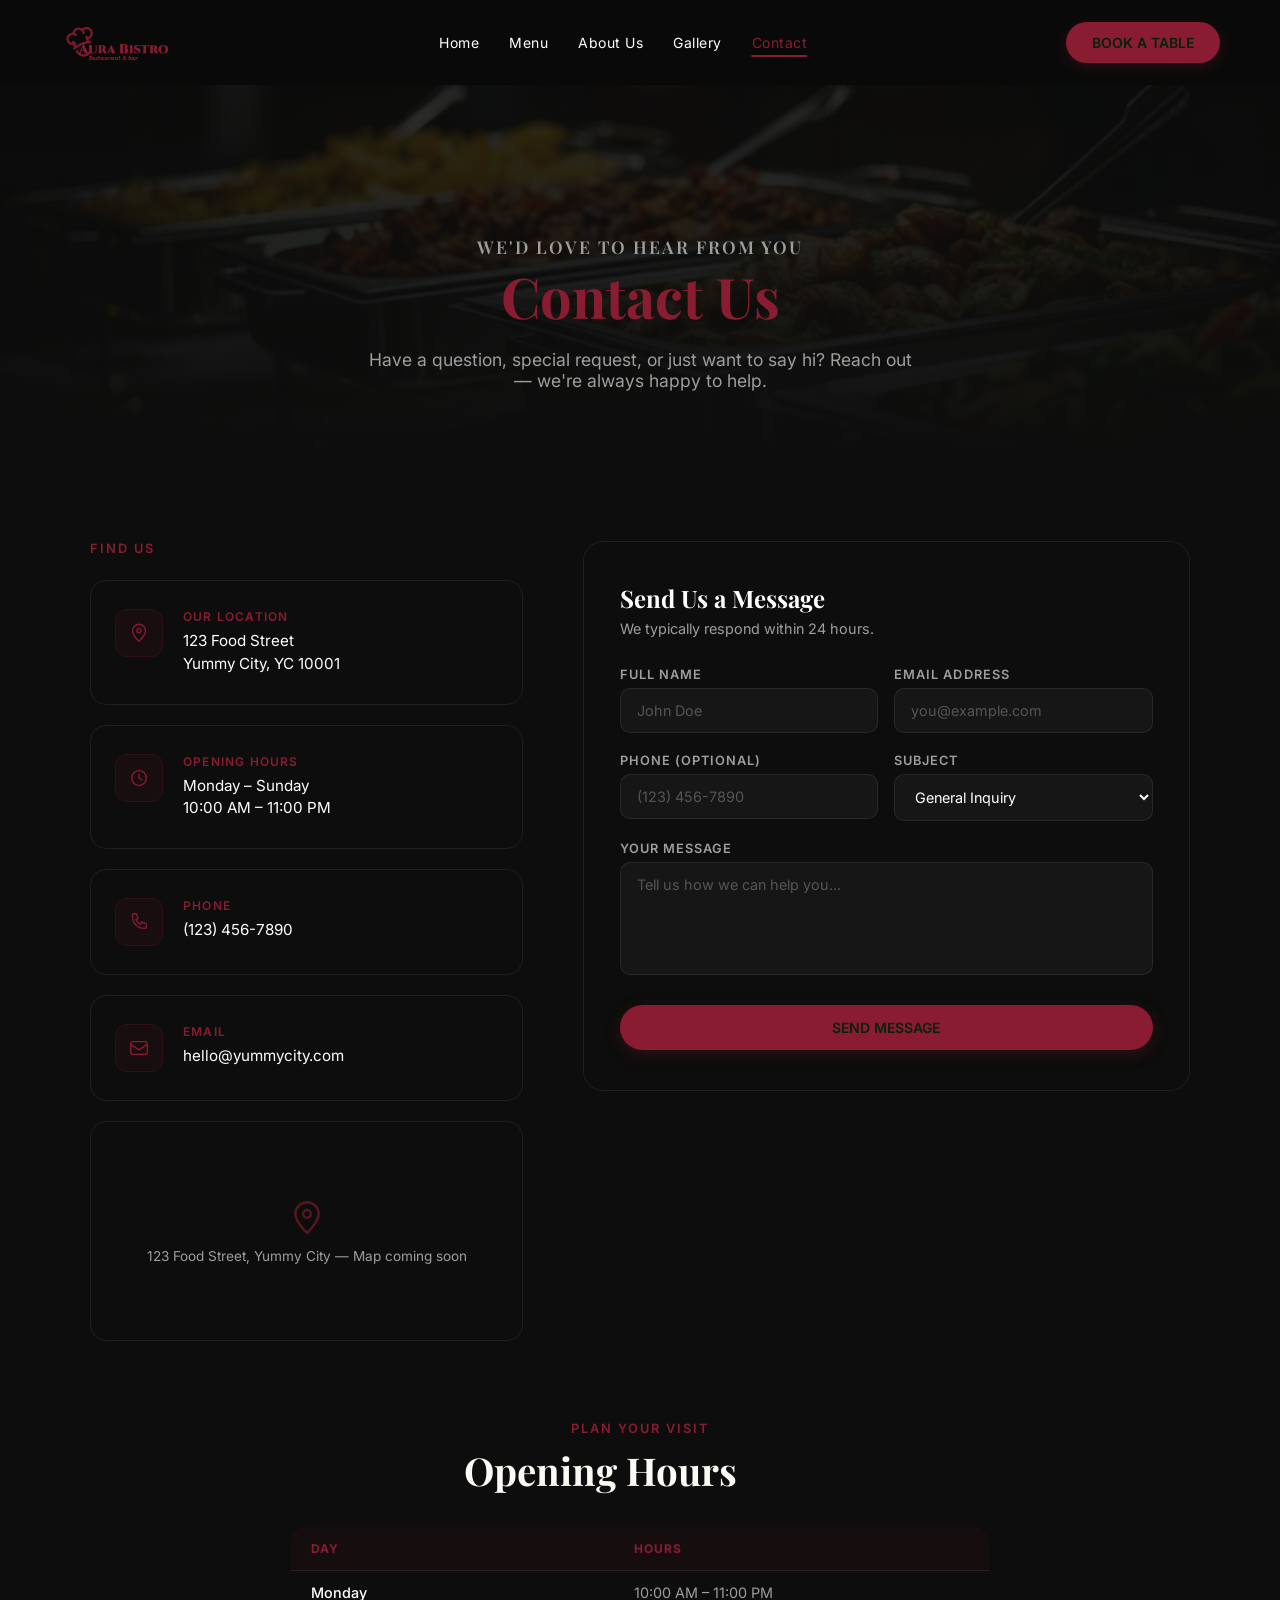
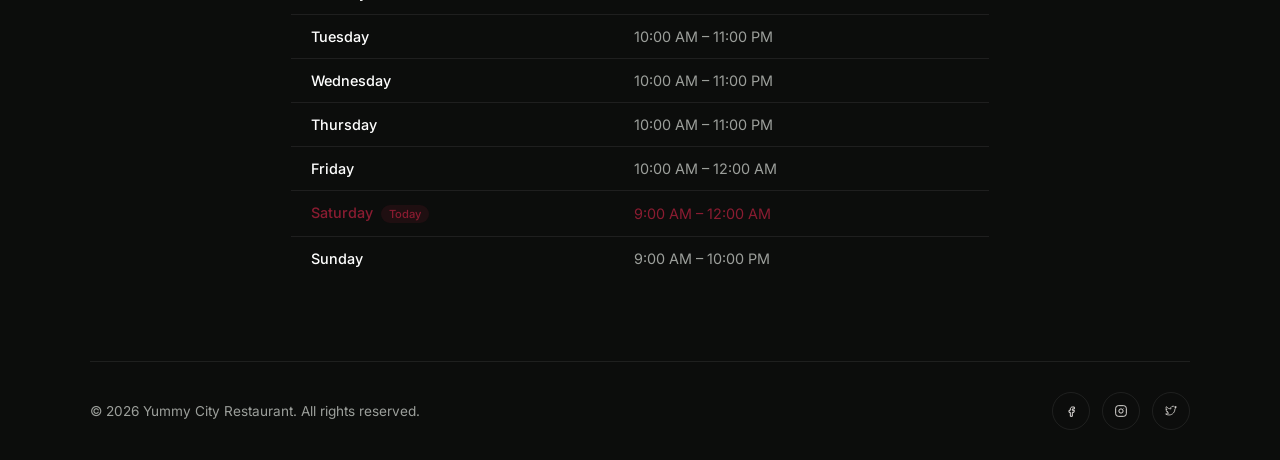
<file: pages/contact.html>
<!DOCTYPE html>
<html lang="en">

<head>
    <meta charset="UTF-8">
    <meta name="viewport" content="width=device-width, initial-scale=1.0">
    <title>Contact Us – Yummy City Restaurant</title>
    <meta name="description" content="Get in touch with Yummy City Restaurant. Find our location, opening hours, phone number, or send us a message directly.">
    <link rel="preconnect" href="https://fonts.googleapis.com">
    <link rel="preconnect" href="https://fonts.gstatic.com" crossorigin>
    <link href="https://fonts.googleapis.com/css2?family=Inter:wght@400;500;600&family=Playfair+Display:ital,wght@0,400;0,600;0,700;1,400&display=swap" rel="stylesheet">
    <link rel="stylesheet" href="../stylesheets/stylesheet.css">
    <link rel="stylesheet" href="../stylesheets/contact.css">
</head>

<body>
    <header class="animate-header">
        <img src="../assets/images/logo.png" alt="Restaurant logo" class="logo">
        <button class="nav-toggle" aria-label="Toggle navigation">&#9776;</button>
        <nav class="nav-menu">
            <ul>
                <li><a href="../index.html">Home</a></li>
                <li><a href="menu.html">Menu</a></li>
                <li><a href="about.html">About Us</a></li>
                <li><a href="gallery.html">Gallery</a></li>
                <li><a href="contact.html" class="nav-active">Contact</a></li>
            </ul>
        </nav>
        <button class="btn-book">BOOK A TABLE</button>
    </header>

    <!-- ── Hero ── -->
    <section class="page-hero">
        <p class="eyebrow animate-hero-headline">We'd Love to Hear From You</p>
        <h1 class="animate-hero-headline">Contact Us</h1>
        <p class="animate-hero-text">Have a question, special request, or just want to say hi? Reach out — we're always happy to help.</p>
    </section>

    <!-- ── Contact Layout ── -->
    <div class="contact-wrapper">

        <!-- Left: Info + Map -->
        <div class="reveal-on-scroll reveal-left">
            <p class="eyebrow" style="margin-bottom:24px;">Find Us</p>
            <div class="contact-info-stack">

                <div class="contact-info-card">
                    <div class="ci-icon">
                        <svg viewBox="0 0 24 24" fill="none" xmlns="http://www.w3.org/2000/svg">
                            <path d="M12 21s-7-6.5-7-11.5A7 7 0 0 1 19 9.5C19 14.5 12 21 12 21z" stroke="currentColor" stroke-width="1.5"/>
                            <circle cx="12" cy="9.5" r="2.3" stroke="currentColor" stroke-width="1.5"/>
                        </svg>
                    </div>
                    <div class="ci-text">
                        <p class="ci-label">Our Location</p>
                        <p class="ci-value">123 Food Street<br>Yummy City, YC 10001</p>
                    </div>
                </div>

                <div class="contact-info-card">
                    <div class="ci-icon">
                        <svg viewBox="0 0 24 24" fill="none" xmlns="http://www.w3.org/2000/svg">
                            <circle cx="12" cy="12" r="8" stroke="currentColor" stroke-width="1.5"/>
                            <path d="M12 8v4l3 2" stroke="currentColor" stroke-width="1.5" stroke-linecap="round"/>
                        </svg>
                    </div>
                    <div class="ci-text">
                        <p class="ci-label">Opening Hours</p>
                        <p class="ci-value">Monday &ndash; Sunday<br>10:00 AM &ndash; 11:00 PM</p>
                    </div>
                </div>

                <div class="contact-info-card">
                    <div class="ci-icon">
                        <svg viewBox="0 0 24 24" fill="none" xmlns="http://www.w3.org/2000/svg">
                            <path d="M6 3h3l2 5-2.5 1.5a11 11 0 0 0 5 5L15 12l5 2v3a2 2 0 0 1-2 2C10.5 19 5 13.5 5 6a2 2 0 0 1 1-3z" stroke="currentColor" stroke-width="1.5" stroke-linejoin="round"/>
                        </svg>
                    </div>
                    <div class="ci-text">
                        <p class="ci-label">Phone</p>
                        <p class="ci-value"><a href="tel:+11234567890">(123) 456-7890</a></p>
                    </div>
                </div>

                <div class="contact-info-card">
                    <div class="ci-icon">
                        <svg viewBox="0 0 24 24" fill="none" xmlns="http://www.w3.org/2000/svg">
                            <rect x="3" y="5" width="18" height="14" rx="2" stroke="currentColor" stroke-width="1.5"/>
                            <path d="M3 8l9 6 9-6" stroke="currentColor" stroke-width="1.5" stroke-linecap="round"/>
                        </svg>
                    </div>
                    <div class="ci-text">
                        <p class="ci-label">Email</p>
                        <p class="ci-value"><a href="mailto:hello@yummycity.com">hello@yummycity.com</a></p>
                    </div>
                </div>

            </div>

            <!-- Map Placeholder -->
            <div class="map-embed">
                <svg viewBox="0 0 24 24" fill="none" xmlns="http://www.w3.org/2000/svg">
                    <path d="M12 21s-7-6.5-7-11.5A7 7 0 0 1 19 9.5C19 14.5 12 21 12 21z" stroke="currentColor" stroke-width="1.5"/>
                    <circle cx="12" cy="9.5" r="2.3" stroke="currentColor" stroke-width="1.5"/>
                </svg>
                <p>123 Food Street, Yummy City &mdash; Map coming soon</p>
            </div>
        </div>

        <!-- Right: Contact Form -->
        <div class="contact-form-card reveal-on-scroll reveal-right">
            <div id="cf-form-wrapper">
                <h2>Send Us a Message</h2>
                <p class="sub">We typically respond within 24 hours.</p>

                <form id="contact-form">
                    <div class="cf-row">
                        <div class="cf-group">
                            <label for="cf-name">Full Name</label>
                            <input type="text" id="cf-name" name="name" placeholder="John Doe" required>
                        </div>
                        <div class="cf-group">
                            <label for="cf-email">Email Address</label>
                            <input type="email" id="cf-email" name="email" placeholder="you@example.com" required>
                        </div>
                    </div>
                    <div class="cf-row">
                        <div class="cf-group">
                            <label for="cf-phone">Phone (Optional)</label>
                            <input type="tel" id="cf-phone" name="phone" placeholder="(123) 456-7890">
                        </div>
                        <div class="cf-group">
                            <label for="cf-subject">Subject</label>
                            <select id="cf-subject" name="subject">
                                <option value="General Inquiry">General Inquiry</option>
                                <option value="Table Reservation">Table Reservation</option>
                                <option value="Private Event">Private Event</option>
                                <option value="Feedback">Feedback</option>
                                <option value="Careers">Careers</option>
                                <option value="Other">Other</option>
                            </select>
                        </div>
                    </div>
                    <div class="cf-group">
                        <label for="cf-message">Your Message</label>
                        <textarea id="cf-message" name="message" rows="5" placeholder="Tell us how we can help you..." required></textarea>
                    </div>
                    <button type="submit" class="btn-primary cf-submit">SEND MESSAGE</button>
                </form>
            </div>

            <!-- Success State -->
            <div class="cf-success" id="cf-success">
                <div class="success-icon">
                    <svg viewBox="0 0 24 24" fill="none" xmlns="http://www.w3.org/2000/svg">
                        <path d="M5 13l4 4L19 7" stroke="currentColor" stroke-width="2.5" stroke-linecap="round" stroke-linejoin="round"/>
                    </svg>
                </div>
                <h3>Message Sent!</h3>
                <p>Thank you for reaching out. We'll get back to you within 24 hours.</p>
                <button class="btn-primary" id="cf-send-another">SEND ANOTHER</button>
            </div>
        </div>
    </div>

    <!-- ── Opening Hours ── -->
    <section class="hours-section">
        <div style="text-align:center; margin-bottom:30px;">
            <p class="eyebrow reveal-on-scroll">Plan Your Visit</p>
            <h2 class="section-heading reveal-on-scroll">Opening Hours</h2>
        </div>
        <table class="hours-table reveal-on-scroll">
            <thead>
                <tr>
                    <th>Day</th>
                    <th>Hours</th>
                </tr>
            </thead>
            <tbody>
                <tr id="hours-mon"><td>Monday</td><td>10:00 AM – 11:00 PM</td></tr>
                <tr id="hours-tue"><td>Tuesday</td><td>10:00 AM – 11:00 PM</td></tr>
                <tr id="hours-wed"><td>Wednesday</td><td>10:00 AM – 11:00 PM</td></tr>
                <tr id="hours-thu"><td>Thursday</td><td>10:00 AM – 11:00 PM</td></tr>
                <tr id="hours-fri"><td>Friday</td><td>10:00 AM – 12:00 AM</td></tr>
                <tr id="hours-sat"><td>Saturday</td><td>9:00 AM – 12:00 AM</td></tr>
                <tr id="hours-sun"><td>Sunday</td><td>9:00 AM – 10:00 PM</td></tr>
            </tbody>
        </table>
    </section>

    <footer>
        <p>&copy; 2026 Yummy City Restaurant. All rights reserved.</p>
        <div class="socials">
            <a class="social-icon" href="#" aria-label="Facebook">
                <svg viewBox="0 0 24 24" fill="none" xmlns="http://www.w3.org/2000/svg">
                    <path d="M14 9h3V6h-3c-1.7 0-3 1.3-3 3v2H9v3h2v6h3v-6h2.5l.5-3H14V9.5c0-.3.2-.5.5-.5z" stroke="currentColor" stroke-width="1.3" stroke-linejoin="round"/>
                </svg>
            </a>
            <a class="social-icon" href="#" aria-label="Instagram">
                <svg viewBox="0 0 24 24" fill="none" xmlns="http://www.w3.org/2000/svg">
                    <rect x="4" y="4" width="16" height="16" rx="4" stroke="currentColor" stroke-width="1.3"/>
                    <circle cx="12" cy="12" r="3.2" stroke="currentColor" stroke-width="1.3"/>
                    <circle cx="16.2" cy="7.8" r="0.6" fill="currentColor"/>
                </svg>
            </a>
            <a class="social-icon" href="#" aria-label="Twitter">
                <svg viewBox="0 0 24 24" fill="none" xmlns="http://www.w3.org/2000/svg">
                    <path d="M20 6.5c-.6.3-1.2.5-1.9.6.7-.4 1.2-1.1 1.4-1.9-.6.4-1.4.7-2.1.8a3.3 3.3 0 0 0-5.7 3 9.4 9.4 0 0 1-6.8-3.5c-.3.5-.4 1.1-.4 1.7 0 1.1.6 2.1 1.4 2.7-.5 0-1-.2-1.5-.4v.1c0 1.6 1.1 2.9 2.6 3.2-.3.1-.6.1-.9.1-.2 0-.4 0-.6-.1.4 1.3 1.6 2.2 3 2.3-1.1.9-2.5 1.4-4 1.4H4c1.4.9 3.1 1.5 4.9 1.5 5.8 0 9-4.9 9-9.1v-.4c.6-.4 1.2-1 1.6-1.6z" stroke="currentColor" stroke-width="1" stroke-linejoin="round"/>
                </svg>
            </a>
        </div>
    </footer>

    <!-- ── RESERVATION POPUP MODAL ── -->
    <div id="booking-modal" class="modal-overlay" aria-hidden="true">
        <div class="modal-card" role="dialog" aria-modal="true" aria-labelledby="modal-title">
            <button class="modal-close" id="modal-close-btn" aria-label="Close modal">&times;</button>
            <div class="modal-body" id="booking-form-wrapper">
                <p class="eyebrow">Reservations</p>
                <h2 id="modal-title" class="modal-heading">Book A Table</h2>
                <p class="modal-subtext">Reserve your table in advance for an unforgettable dining experience.</p>
                <form id="booking-form" class="booking-form">
                    <div class="form-row">
                        <div class="form-group">
                            <label for="book-name">Full Name</label>
                            <input type="text" id="book-name" name="name" placeholder="John Doe" required>
                        </div>
                        <div class="form-group">
                            <label for="book-phone">Phone Number</label>
                            <input type="tel" id="book-phone" name="phone" placeholder="(123) 456-7890" required>
                        </div>
                    </div>
                    <div class="form-row">
                        <div class="form-group">
                            <label for="book-date">Date</label>
                            <input type="date" id="book-date" name="date" required>
                        </div>
                        <div class="form-group">
                            <label for="book-time">Time</label>
                            <select id="book-time" name="time" required>
                                <option value="" disabled selected>Select Time</option>
                                <option value="12:00 PM">12:00 PM (Lunch)</option>
                                <option value="01:00 PM">01:00 PM (Lunch)</option>
                                <option value="02:00 PM">02:00 PM (Lunch)</option>
                                <option value="06:00 PM">06:00 PM (Dinner)</option>
                                <option value="07:00 PM">07:00 PM (Dinner)</option>
                                <option value="08:00 PM">08:00 PM (Dinner)</option>
                                <option value="09:00 PM">09:00 PM (Dinner)</option>
                            </select>
                        </div>
                    </div>
                    <div class="form-row">
                        <div class="form-group">
                            <label for="book-guests">Guests</label>
                            <select id="book-guests" name="guests" required>
                                <option value="1 Person">1 Person</option>
                                <option value="2 People" selected>2 People</option>
                                <option value="3 People">3 People</option>
                                <option value="4 People">4 People</option>
                                <option value="5+ People">5+ People</option>
                            </select>
                        </div>
                        <div class="form-group">
                            <label for="book-seating">Seating Preference</label>
                            <select id="book-seating" name="seating">
                                <option value="Standard Dining">Standard Dining</option>
                                <option value="Window View">Window View</option>
                                <option value="Outdoor Terrace">Outdoor Terrace</option>
                                <option value="Cozy Booth">Cozy Booth</option>
                            </select>
                        </div>
                    </div>
                    <div class="form-group">
                        <label for="book-requests">Special Requests (Optional)</label>
                        <input type="text" id="book-requests" name="requests" placeholder="e.g. Birthday, Anniversary, Dietary preferences">
                    </div>
                    <button type="submit" class="btn-primary modal-submit-btn">CONFIRM RESERVATION</button>
                </form>
            </div>
            <div class="modal-success" id="booking-success" style="display: none;">
                <div class="success-icon">
                    <svg viewBox="0 0 24 24" fill="none" xmlns="http://www.w3.org/2000/svg">
                        <path d="M5 13l4 4L19 7" stroke="currentColor" stroke-width="2.5" stroke-linecap="round" stroke-linejoin="round"/>
                    </svg>
                </div>
                <h3>Table Reserved!</h3>
                <p id="success-details">Thank you! Your table reservation has been received.</p>
                <button type="button" class="btn-primary" id="success-close-btn">DONE</button>
            </div>
        </div>
    </div>

    <script src="../assets/js/script.js"></script>
    <script>
        // Highlight today in the hours table
        const dayIds = ['hours-sun','hours-mon','hours-tue','hours-wed','hours-thu','hours-fri','hours-sat'];
        const todayIdx = new Date().getDay();
        const todayRow = document.getElementById(dayIds[todayIdx]);
        if (todayRow) {
            todayRow.classList.add('today-row');
            const dayCell = todayRow.querySelector('td');
            if (dayCell) {
                dayCell.innerHTML += '<span class="hours-badge">Today</span>';
            }
        }

        // Contact form submission
        const contactForm = document.getElementById('contact-form');
        const cfFormWrapper = document.getElementById('cf-form-wrapper');
        const cfSuccess = document.getElementById('cf-success');
        const cfSendAnother = document.getElementById('cf-send-another');

        if (contactForm) {
            contactForm.addEventListener('submit', (e) => {
                e.preventDefault();
                cfFormWrapper.style.display = 'none';
                cfSuccess.style.display = 'block';
                contactForm.reset();
            });
        }

        if (cfSendAnother) {
            cfSendAnother.addEventListener('click', () => {
                cfSuccess.style.display = 'none';
                cfFormWrapper.style.display = 'block';
            });
        }
    </script>
</body>
</html>
</file>
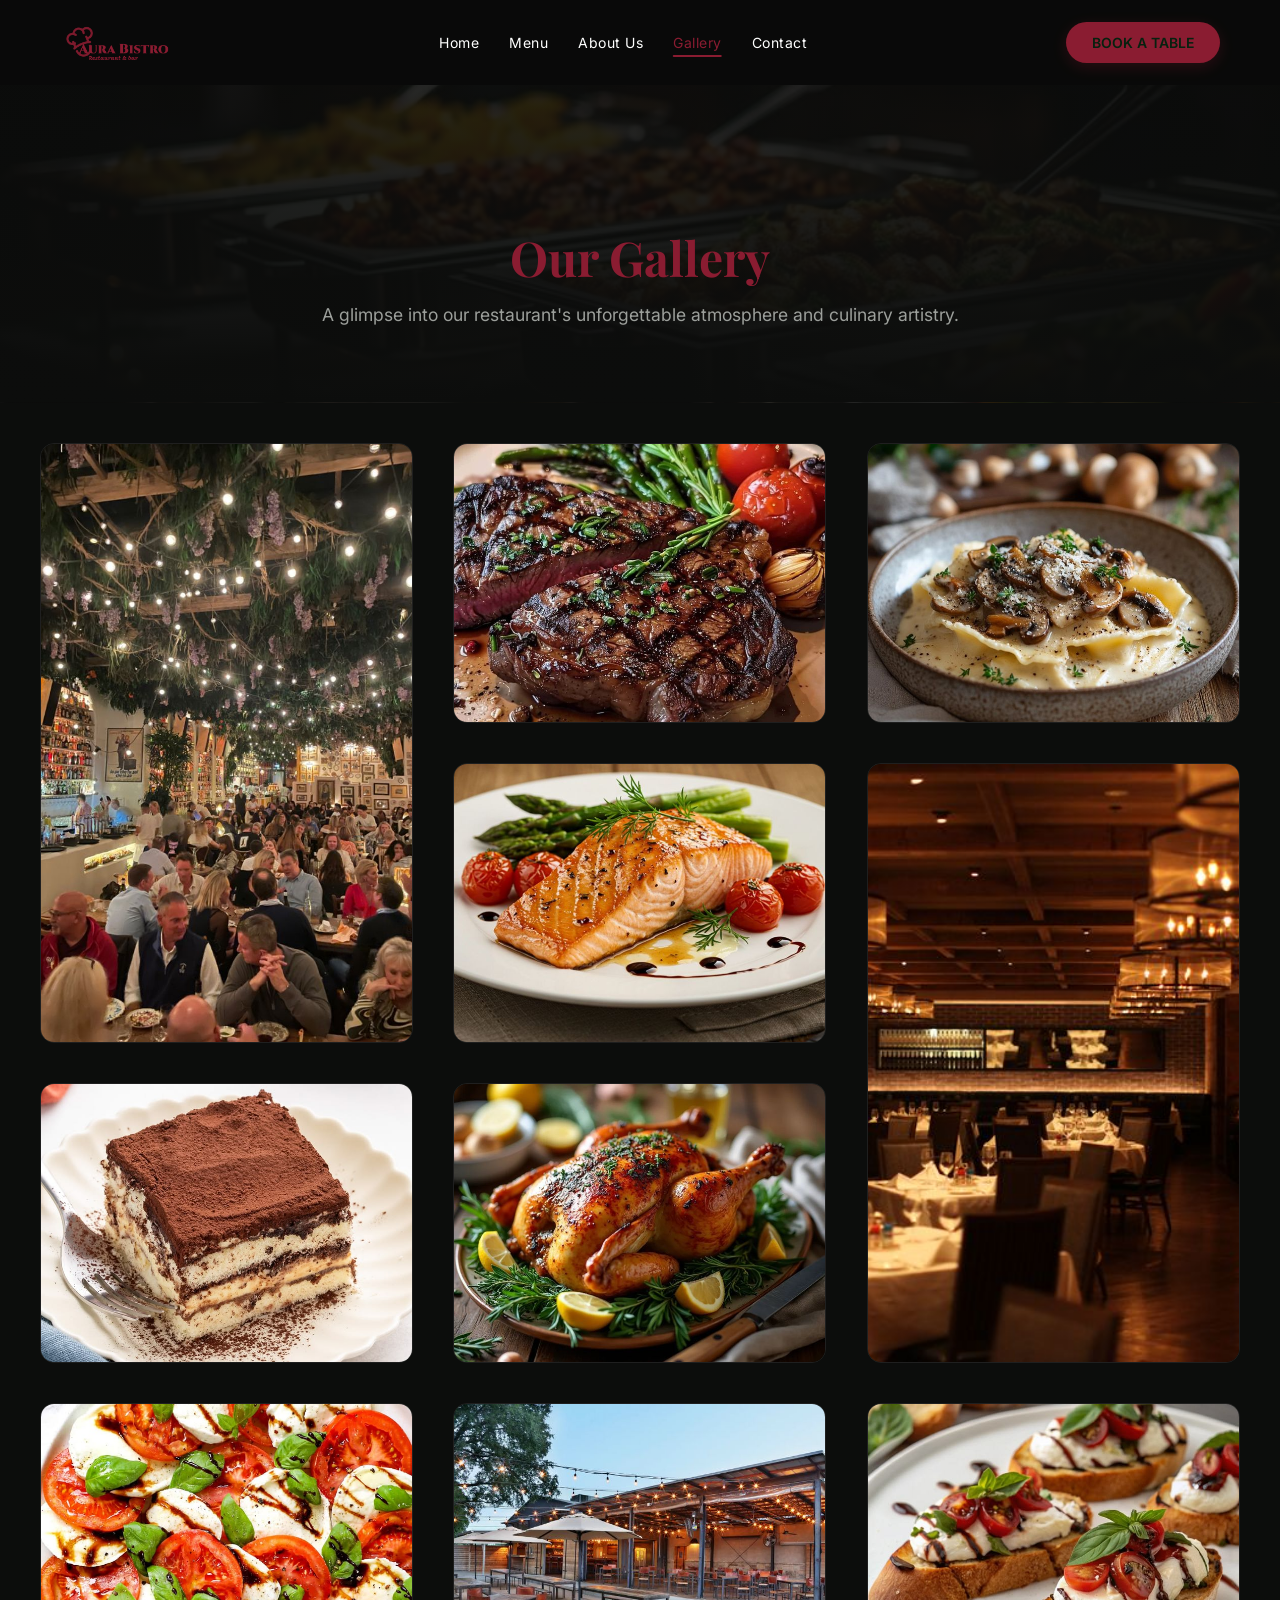
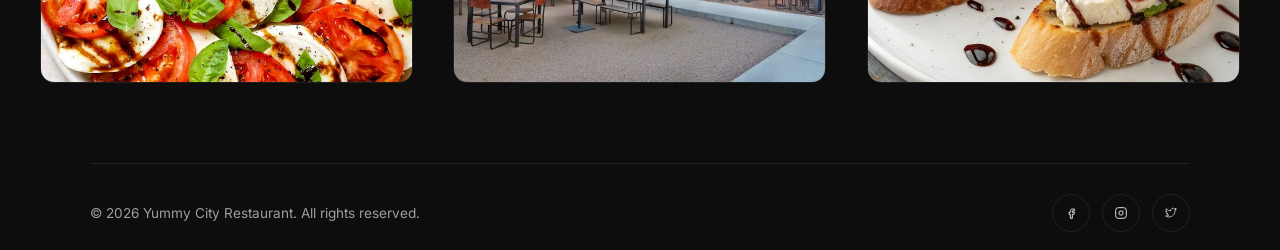
<file: pages/gallery.html>
<!DOCTYPE html>
<html lang="en">
<head>
    <meta charset="UTF-8">
    <meta name="viewport" content="width=device-width, initial-scale=1.0">
    <title>Restaurant Gallery</title>
    <link rel="preconnect" href="https://fonts.googleapis.com">
    <link rel="preconnect" href="https://fonts.gstatic.com" crossorigin>
    <link href="https://fonts.googleapis.com/css2?family=Inter:wght@400;500;600&family=Playfair+Display:ital,wght@0,400;0,600;0,700;1,400&display=swap" rel="stylesheet">
    <link rel="stylesheet" href="../stylesheets/stylesheet.css">
    <link rel="stylesheet" href="../stylesheets/gallery.css">
</head>
<body>
    <header class="animate-header">
        <img src="../assets/images/logo.png" alt="Restaurant logo" class="logo">
        <button class="nav-toggle" aria-label="Toggle navigation">&#9776;</button>
        <nav class="nav-menu">
            <ul>
                <li><a href="../index.html">Home</a></li>
                <li><a href="menu.html">Menu</a></li>
                <li><a href="about.html">About Us</a></li>
                <li><a href="gallery.html" class="nav-active">Gallery</a></li>
                <li><a href="contact.html">Contact</a></li>
            </ul>
        </nav>
        <button class="btn-book">BOOK A TABLE</button>
    </header>

    <section class="gallery-hero">
        <h1 class="animate-hero-headline">Our Gallery</h1>
        <p class="animate-hero-text" style="color: var(--text-muted); margin-top: 15px; font-size: 1.1rem;">A glimpse into our restaurant's unforgettable atmosphere and culinary artistry.</p>
    </section>

    <section class="gallery-section">
        <div class="gallery-grid">
            <div class="gallery-item vertical reveal-on-scroll">
                <img src="../assets/images/packed restaurant.jpg" alt="Packed restaurant atmosphere" style="width:100%;height:100%;object-fit:cover;display:block;">
            </div>
            <div class="gallery-item reveal-on-scroll">
                <img src="../assets/images/Prime Ribeye Steak.jpg" alt="Prime Ribeye Steak" style="width:100%;height:100%;object-fit:cover;display:block;">
            </div>
            <div class="gallery-item reveal-on-scroll">
                <img src="../assets/images/Truffle Mushroom Pasta.jpg" alt="Truffle Mushroom Pasta" style="width:100%;height:100%;object-fit:cover;display:block;">
            </div>
            <div class="gallery-item reveal-on-scroll">
                <img src="../assets/images/Grilled Salmon.jpg" alt="Grilled Salmon" style="width:100%;height:100%;object-fit:cover;display:block;">
            </div>
            <div class="gallery-item vertical reveal-on-scroll">
                <img src="../assets/images/restaurant.png" alt="Restaurant interior" style="width:100%;height:100%;object-fit:cover;display:block;">
            </div>
            <div class="gallery-item reveal-on-scroll">
                <img src="../assets/images/Classic Tiramisu.jpg" alt="Classic Tiramisu" style="width:100%;height:100%;object-fit:cover;display:block;">
            </div>
            <div class="gallery-item reveal-on-scroll">
                <img src="../assets/images/Herb Roasted Chicken.jpg" alt="Herb Roasted Chicken" style="width:100%;height:100%;object-fit:cover;display:block;">
            </div>
            <div class="gallery-item reveal-on-scroll">
                <img src="../assets/images/Caprese Salad.jpg" alt="Caprese Salad" style="width:100%;height:100%;object-fit:cover;display:block;">
            </div>
            <div class="gallery-item reveal-on-scroll">
                <img src="../assets/images/outdorr.jpg" alt="Outdoor seating" style="width:100%;height:100%;object-fit:cover;display:block;">
            </div>
            <div class="gallery-item reveal-on-scroll">
                <img src="../assets/images/Classic Bruschetta.jpg" alt="Classic Bruschetta" style="width:100%;height:100%;object-fit:cover;display:block;">
            </div>
        </div>
    </section>

    <footer>
        <p>&copy; 2026 Yummy City Restaurant. All rights reserved.</p>
        <div class="socials">
            <a class="social-icon" href="#" aria-label="Facebook">
                <svg viewBox="0 0 24 24" fill="none" xmlns="http://www.w3.org/2000/svg"><path d="M14 9h3V6h-3c-1.7 0-3 1.3-3 3v2H9v3h2v6h3v-6h2.5l.5-3H14V9.5c0-.3.2-.5.5-.5z" stroke="currentColor" stroke-width="1.3" stroke-linejoin="round"/></svg>
            </a>
            <a class="social-icon" href="#" aria-label="Instagram">
                <svg viewBox="0 0 24 24" fill="none" xmlns="http://www.w3.org/2000/svg"><rect x="4" y="4" width="16" height="16" rx="4" stroke="currentColor" stroke-width="1.3"/><circle cx="12" cy="12" r="3.2" stroke="currentColor" stroke-width="1.3"/><circle cx="16.2" cy="7.8" r="0.6" fill="currentColor"/></svg>
            </a>
            <a class="social-icon" href="#" aria-label="Twitter">
                <svg viewBox="0 0 24 24" fill="none" xmlns="http://www.w3.org/2000/svg"><path d="M20 6.5c-.6.3-1.2.5-1.9.6.7-.4 1.2-1.1 1.4-1.9-.6.4-1.4.7-2.1.8a3.3 3.3 0 0 0-5.7 3 9.4 9.4 0 0 1-6.8-3.5c-.3.5-.4 1.1-.4 1.7 0 1.1.6 2.1 1.4 2.7-.5 0-1-.2-1.5-.4v.1c0 1.6 1.1 2.9 2.6 3.2-.3.1-.6.1-.9.1-.2 0-.4 0-.6-.1.4 1.3 1.6 2.2 3 2.3-1.1.9-2.5 1.4-4 1.4H4c1.4.9 3.1 1.5 4.9 1.5 5.8 0 9-4.9 9-9.1v-.4c.6-.4 1.2-1 1.6-1.6z" stroke="currentColor" stroke-width="1" stroke-linejoin="round"/></svg>
            </a>
        </div>
    </footer>

    <!-- ---------- RESERVATION POPUP MODAL ---------- -->
    <div id="booking-modal" class="modal-overlay" aria-hidden="true">
        <div class="modal-card" role="dialog" aria-modal="true" aria-labelledby="modal-title">
            <button class="modal-close" id="modal-close-btn" aria-label="Close modal">&times;</button>
            
            <div class="modal-body" id="booking-form-wrapper">
                <p class="eyebrow">Reservations</p>
                <h2 id="modal-title" class="modal-heading">Book A Table</h2>
                <p class="modal-subtext">Reserve your table in advance for an unforgettable dining experience.</p>
                
                <form id="booking-form" class="booking-form">
                    <div class="form-row">
                        <div class="form-group">
                            <label for="book-name">Full Name</label>
                            <input type="text" id="book-name" name="name" placeholder="John Doe" required>
                        </div>
                        <div class="form-group">
                            <label for="book-phone">Phone Number</label>
                            <input type="tel" id="book-phone" name="phone" placeholder="(123) 456-7890" required>
                        </div>
                    </div>

                    <div class="form-row">
                        <div class="form-group">
                            <label for="book-date">Date</label>
                            <input type="date" id="book-date" name="date" required>
                        </div>
                        <div class="form-group">
                            <label for="book-time">Time</label>
                            <select id="book-time" name="time" required>
                                <option value="" disabled selected>Select Time</option>
                                <option value="12:00 PM">12:00 PM (Lunch)</option>
                                <option value="01:00 PM">01:00 PM (Lunch)</option>
                                <option value="02:00 PM">02:00 PM (Lunch)</option>
                                <option value="06:00 PM">06:00 PM (Dinner)</option>
                                <option value="07:00 PM">07:00 PM (Dinner)</option>
                                <option value="08:00 PM">08:00 PM (Dinner)</option>
                                <option value="09:00 PM">09:00 PM (Dinner)</option>
                            </select>
                        </div>
                    </div>

                    <div class="form-row">
                        <div class="form-group">
                            <label for="book-guests">Guests</label>
                            <select id="book-guests" name="guests" required>
                                <option value="1 Person">1 Person</option>
                                <option value="2 People" selected>2 People</option>
                                <option value="3 People">3 People</option>
                                <option value="4 People">4 People</option>
                                <option value="5+ People">5+ People</option>
                            </select>
                        </div>
                        <div class="form-group">
                            <label for="book-seating">Seating Preference</label>
                            <select id="book-seating" name="seating">
                                <option value="Standard Dining">Standard Dining</option>
                                <option value="Window View">Window View</option>
                                <option value="Outdoor Terrace">Outdoor Terrace</option>
                                <option value="Cozy Booth">Cozy Booth</option>
                            </select>
                        </div>
                    </div>

                    <div class="form-group">
                        <label for="book-requests">Special Requests (Optional)</label>
                        <input type="text" id="book-requests" name="requests" placeholder="e.g. Birthday, Anniversary, Dietary preferences">
                    </div>

                    <button type="submit" class="btn-primary modal-submit-btn">CONFIRM RESERVATION</button>
                </form>
            </div>

            <div class="modal-success" id="booking-success" style="display: none;">
                <div class="success-icon">
                    <svg viewBox="0 0 24 24" fill="none" xmlns="http://www.w3.org/2000/svg">
                        <path d="M5 13l4 4L19 7" stroke="currentColor" stroke-width="2.5" stroke-linecap="round" stroke-linejoin="round"/>
                    </svg>
                </div>
                <h3>Table Reserved!</h3>
                <p id="success-details">Thank you! Your table reservation has been received. A confirmation SMS has been sent to your phone.</p>
                <button type="button" class="btn-primary" id="success-close-btn">DONE</button>
            </div>
        </div>
    </div>

    <script src="../assets/js/script.js"></script>
</body>
</html>
</file>
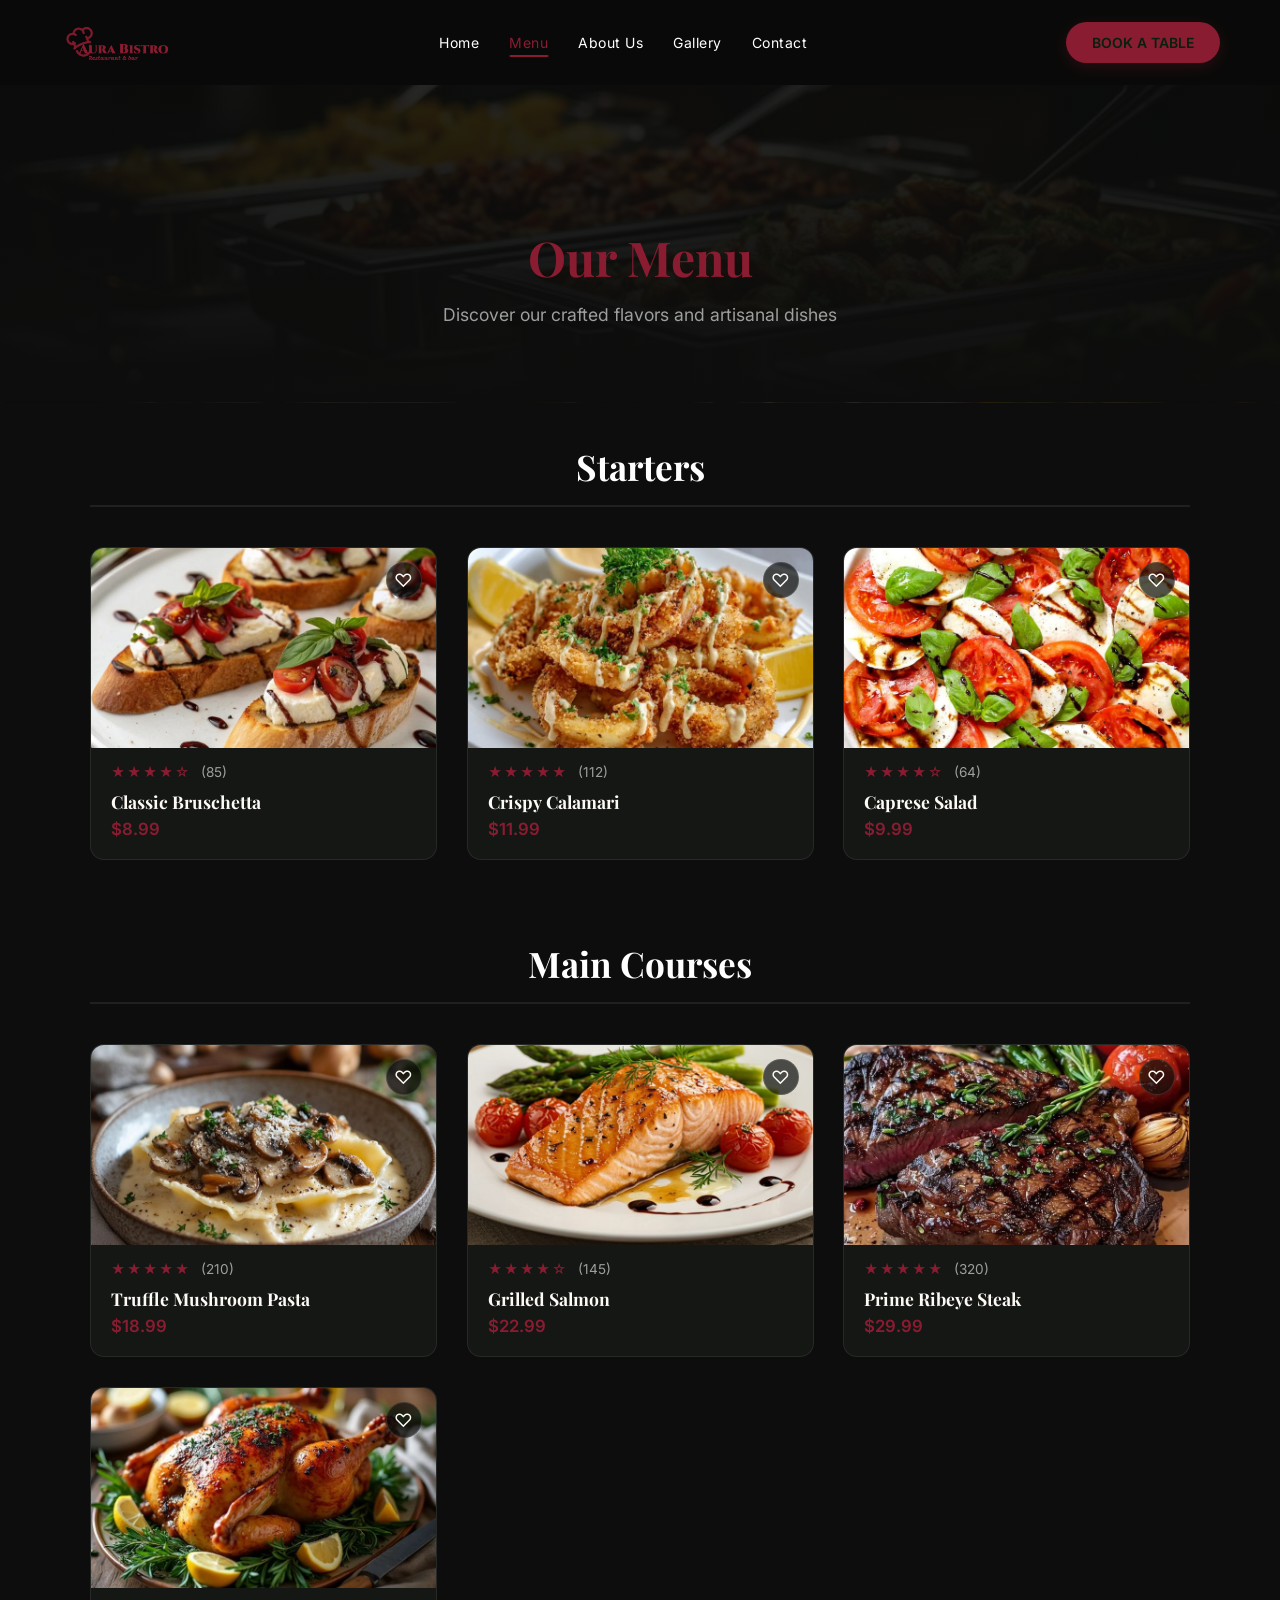
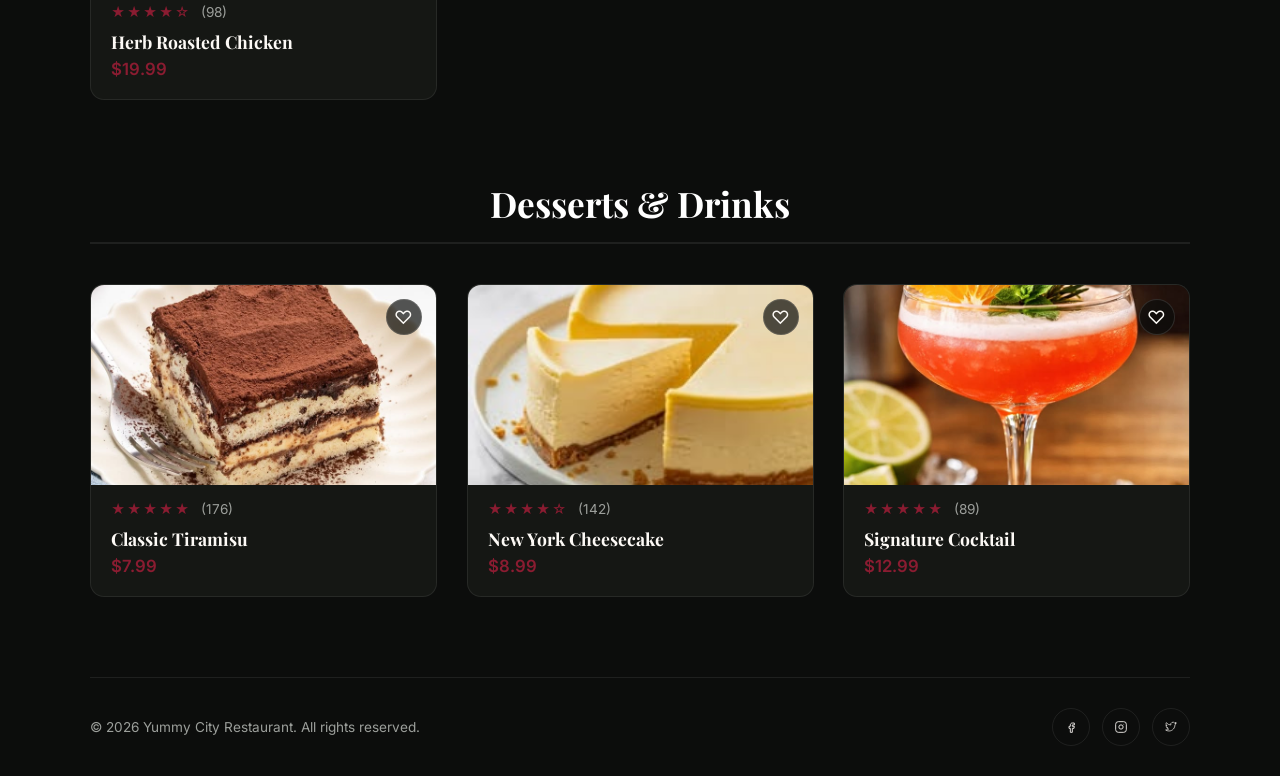
<file: pages/menu.html>
<!DOCTYPE html>
<html lang="en">

<head>
    <meta charset="UTF-8">
    <meta name="viewport" content="width=device-width, initial-scale=1.0">
    <title>Restaurant Menu</title>
    <link rel="preconnect" href="https://fonts.googleapis.com">
    <link rel="preconnect" href="https://fonts.gstatic.com" crossorigin>
    <link
        href="https://fonts.googleapis.com/css2?family=Inter:wght@400;500;600&family=Playfair+Display:ital,wght@0,400;0,600;0,700;1,400&display=swap"
        rel="stylesheet">
    <link rel="stylesheet" href="../stylesheets/stylesheet.css">
    <link rel="stylesheet" href="../stylesheets/menu.css">
</head>

<body>
    <header class="animate-header">
        <img src="../assets/images/logo.png" alt="Restaurant logo" class="logo">
        <button class="nav-toggle" aria-label="Toggle navigation">&#9776;</button>
        <nav class="nav-menu">
            <ul>
                <li><a href="../index.html">Home</a></li>
                <li><a href="menu.html" class="nav-active">Menu</a></li>
                <li><a href="about.html">About Us</a></li>
                <li><a href="gallery.html">Gallery</a></li>
                <li><a href="contact.html">Contact</a></li>
            </ul>
        </nav>
        <button class="btn-book">BOOK A TABLE</button>
    </header>

    <section class="menu-hero">
        <h1 class="animate-hero-headline">Our Menu</h1>
        <p class="animate-hero-text" style="color: var(--text-muted); margin-top: 15px; font-size: 1.1rem;">Discover our
            crafted flavors and artisanal dishes</p>
    </section>

    <!-- Starters -->
    <section class="menu-section">
        <h2 class="menu-category-title">Starters</h2>
        <div class="menu-grid">
            <div class="dish-card reveal-on-scroll">
                <div class="dish-image">
                    <img src="../assets/images/Classic Bruschetta.jpg" alt="Classic Bruschetta" class="dish-img">
                    <button class="dish-fav" aria-label="Save dish">&#9825;</button>
                </div>
                <div class="dish-rating">
                    <span class="stars">&#9733;&#9733;&#9733;&#9733;&#9734;</span>
                    <span class="rating-count">(85)</span>
                </div>
                <h3>Classic Bruschetta</h3>
                <p class="dish-price">$8.99</p>
            </div>
            <div class="dish-card reveal-on-scroll">
                <div class="dish-image">
                    <img src="../assets/images/Crispy Calamari.jpg" alt="Crispy Calamari" class="dish-img">
                    <button class="dish-fav" aria-label="Save dish">&#9825;</button>
                </div>
                <div class="dish-rating">
                    <span class="stars">&#9733;&#9733;&#9733;&#9733;&#9733;</span>
                    <span class="rating-count">(112)</span>
                </div>
                <h3>Crispy Calamari</h3>
                <p class="dish-price">$11.99</p>
            </div>
            <div class="dish-card reveal-on-scroll">
                <div class="dish-image">
                    <img src="../assets/images/Caprese Salad.jpg" alt="Caprese Salad" class="dish-img">
                    <button class="dish-fav" aria-label="Save dish">&#9825;</button>
                </div>
                <div class="dish-rating">
                    <span class="stars">&#9733;&#9733;&#9733;&#9733;&#9734;</span>
                    <span class="rating-count">(64)</span>
                </div>
                <h3>Caprese Salad</h3>
                <p class="dish-price">$9.99</p>
            </div>
        </div>
    </section>

    <!-- Main Courses -->
    <section class="menu-section">
        <h2 class="menu-category-title">Main Courses</h2>
        <div class="menu-grid">
            <div class="dish-card reveal-on-scroll">
                <div class="dish-image">
                    <img src="../assets/images/Truffle Mushroom Pasta.jpg" alt="Truffle Mushroom Pasta" class="dish-img">
                    <button class="dish-fav" aria-label="Save dish">&#9825;</button>
                </div>
                <div class="dish-rating">
                    <span class="stars">&#9733;&#9733;&#9733;&#9733;&#9733;</span>
                    <span class="rating-count">(210)</span>
                </div>
                <h3>Truffle Mushroom Pasta</h3>
                <p class="dish-price">$18.99</p>
            </div>
            <div class="dish-card reveal-on-scroll">
                <div class="dish-image">
                    <img src="../assets/images/Grilled Salmon.jpg" alt="Grilled Salmon" class="dish-img">
                    <button class="dish-fav" aria-label="Save dish">&#9825;</button>
                </div>
                <div class="dish-rating">
                    <span class="stars">&#9733;&#9733;&#9733;&#9733;&#9734;</span>
                    <span class="rating-count">(145)</span>
                </div>
                <h3>Grilled Salmon</h3>
                <p class="dish-price">$22.99</p>
            </div>
            <div class="dish-card reveal-on-scroll">
                <div class="dish-image">
                    <img src="../assets/images/Prime Ribeye Steak.jpg" alt="Prime Ribeye Steak" class="dish-img">
                    <button class="dish-fav" aria-label="Save dish">&#9825;</button>
                </div>
                <div class="dish-rating">
                    <span class="stars">&#9733;&#9733;&#9733;&#9733;&#9733;</span>
                    <span class="rating-count">(320)</span>
                </div>
                <h3>Prime Ribeye Steak</h3>
                <p class="dish-price">$29.99</p>
            </div>
            <div class="dish-card reveal-on-scroll">
                <div class="dish-image">
                    <img src="../assets/images/Herb Roasted Chicken.jpg" alt="Herb Roasted Chicken" class="dish-img">
                    <button class="dish-fav" aria-label="Save dish">&#9825;</button>
                </div>
                <div class="dish-rating">
                    <span class="stars">&#9733;&#9733;&#9733;&#9733;&#9734;</span>
                    <span class="rating-count">(98)</span>
                </div>
                <h3>Herb Roasted Chicken</h3>
                <p class="dish-price">$19.99</p>
            </div>
        </div>
    </section>

    <!-- Desserts & Drinks -->
    <section class="menu-section">
        <h2 class="menu-category-title">Desserts & Drinks</h2>
        <div class="menu-grid">
            <div class="dish-card reveal-on-scroll">
                <div class="dish-image">
                    <img src="../assets/images/Classic Tiramisu.jpg" alt="Classic Tiramisu" class="dish-img">
                    <button class="dish-fav" aria-label="Save dish">&#9825;</button>
                </div>
                <div class="dish-rating">
                    <span class="stars">&#9733;&#9733;&#9733;&#9733;&#9733;</span>
                    <span class="rating-count">(176)</span>
                </div>
                <h3>Classic Tiramisu</h3>
                <p class="dish-price">$7.99</p>
            </div>
            <div class="dish-card reveal-on-scroll">
                <div class="dish-image">
                    <img src="../assets/images/New York Cheesecake.jpg" alt="New York Cheesecake" class="dish-img">
                    <button class="dish-fav" aria-label="Save dish">&#9825;</button>
                </div>
                <div class="dish-rating">
                    <span class="stars">&#9733;&#9733;&#9733;&#9733;&#9734;</span>
                    <span class="rating-count">(142)</span>
                </div>
                <h3>New York Cheesecake</h3>
                <p class="dish-price">$8.99</p>
            </div>
            <div class="dish-card reveal-on-scroll">
                <div class="dish-image">
                    <img src="../assets/images/Signature Cocktail.jpg" alt="Signature Cocktail" class="dish-img">
                    <button class="dish-fav" aria-label="Save dish">&#9825;</button>
                </div>
                <div class="dish-rating">
                    <span class="stars">&#9733;&#9733;&#9733;&#9733;&#9733;</span>
                    <span class="rating-count">(89)</span>
                </div>
                <h3>Signature Cocktail</h3>
                <p class="dish-price">$12.99</p>
            </div>
        </div>
    </section>

    <footer>
        <p>&copy; 2026 Yummy City Restaurant. All rights reserved.</p>
        <div class="socials">
            <a class="social-icon" href="#" aria-label="Facebook">
                <svg viewBox="0 0 24 24" fill="none" xmlns="http://www.w3.org/2000/svg">
                    <path d="M14 9h3V6h-3c-1.7 0-3 1.3-3 3v2H9v3h2v6h3v-6h2.5l.5-3H14V9.5c0-.3.2-.5.5-.5z"
                        stroke="currentColor" stroke-width="1.3" stroke-linejoin="round" />
                </svg>
            </a>
            <a class="social-icon" href="#" aria-label="Instagram">
                <svg viewBox="0 0 24 24" fill="none" xmlns="http://www.w3.org/2000/svg">
                    <rect x="4" y="4" width="16" height="16" rx="4" stroke="currentColor" stroke-width="1.3" />
                    <circle cx="12" cy="12" r="3.2" stroke="currentColor" stroke-width="1.3" />
                    <circle cx="16.2" cy="7.8" r="0.6" fill="currentColor" />
                </svg>
            </a>
            <a class="social-icon" href="#" aria-label="Twitter">
                <svg viewBox="0 0 24 24" fill="none" xmlns="http://www.w3.org/2000/svg">
                    <path
                        d="M20 6.5c-.6.3-1.2.5-1.9.6.7-.4 1.2-1.1 1.4-1.9-.6.4-1.4.7-2.1.8a3.3 3.3 0 0 0-5.7 3 9.4 9.4 0 0 1-6.8-3.5c-.3.5-.4 1.1-.4 1.7 0 1.1.6 2.1 1.4 2.7-.5 0-1-.2-1.5-.4v.1c0 1.6 1.1 2.9 2.6 3.2-.3.1-.6.1-.9.1-.2 0-.4 0-.6-.1.4 1.3 1.6 2.2 3 2.3-1.1.9-2.5 1.4-4 1.4H4c1.4.9 3.1 1.5 4.9 1.5 5.8 0 9-4.9 9-9.1v-.4c.6-.4 1.2-1 1.6-1.6z"
                        stroke="currentColor" stroke-width="1" stroke-linejoin="round" />
                </svg>
            </a>
        </div>
    </footer>

    <!-- ---------- RESERVATION POPUP MODAL ---------- -->
    <div id="booking-modal" class="modal-overlay" aria-hidden="true">
        <div class="modal-card" role="dialog" aria-modal="true" aria-labelledby="modal-title">
            <button class="modal-close" id="modal-close-btn" aria-label="Close modal">&times;</button>

            <div class="modal-body" id="booking-form-wrapper">
                <p class="eyebrow">Reservations</p>
                <h2 id="modal-title" class="modal-heading">Book A Table</h2>
                <p class="modal-subtext">Reserve your table in advance for an unforgettable dining experience.</p>

                <form id="booking-form" class="booking-form">
                    <div class="form-row">
                        <div class="form-group">
                            <label for="book-name">Full Name</label>
                            <input type="text" id="book-name" name="name" placeholder="John Doe" required>
                        </div>
                        <div class="form-group">
                            <label for="book-phone">Phone Number</label>
                            <input type="tel" id="book-phone" name="phone" placeholder="(123) 456-7890" required>
                        </div>
                    </div>

                    <div class="form-row">
                        <div class="form-group">
                            <label for="book-date">Date</label>
                            <input type="date" id="book-date" name="date" required>
                        </div>
                        <div class="form-group">
                            <label for="book-time">Time</label>
                            <select id="book-time" name="time" required>
                                <option value="" disabled selected>Select Time</option>
                                <option value="12:00 PM">12:00 PM (Lunch)</option>
                                <option value="01:00 PM">01:00 PM (Lunch)</option>
                                <option value="02:00 PM">02:00 PM (Lunch)</option>
                                <option value="06:00 PM">06:00 PM (Dinner)</option>
                                <option value="07:00 PM">07:00 PM (Dinner)</option>
                                <option value="08:00 PM">08:00 PM (Dinner)</option>
                                <option value="09:00 PM">09:00 PM (Dinner)</option>
                            </select>
                        </div>
                    </div>

                    <div class="form-row">
                        <div class="form-group">
                            <label for="book-guests">Guests</label>
                            <select id="book-guests" name="guests" required>
                                <option value="1 Person">1 Person</option>
                                <option value="2 People" selected>2 People</option>
                                <option value="3 People">3 People</option>
                                <option value="4 People">4 People</option>
                                <option value="5+ People">5+ People</option>
                            </select>
                        </div>
                        <div class="form-group">
                            <label for="book-seating">Seating Preference</label>
                            <select id="book-seating" name="seating">
                                <option value="Standard Dining">Standard Dining</option>
                                <option value="Window View">Window View</option>
                                <option value="Outdoor Terrace">Outdoor Terrace</option>
                                <option value="Cozy Booth">Cozy Booth</option>
                            </select>
                        </div>
                    </div>

                    <div class="form-group">
                        <label for="book-requests">Special Requests (Optional)</label>
                        <input type="text" id="book-requests" name="requests"
                            placeholder="e.g. Birthday, Anniversary, Dietary preferences">
                    </div>

                    <button type="submit" class="btn-primary modal-submit-btn">CONFIRM RESERVATION</button>
                </form>
            </div>

            <div class="modal-success" id="booking-success" style="display: none;">
                <div class="success-icon">
                    <svg viewBox="0 0 24 24" fill="none" xmlns="http://www.w3.org/2000/svg">
                        <path d="M5 13l4 4L19 7" stroke="currentColor" stroke-width="2.5" stroke-linecap="round"
                            stroke-linejoin="round" />
                    </svg>
                </div>
                <h3>Table Reserved!</h3>
                <p id="success-details">Thank you! Your table reservation has been received. A confirmation SMS has been
                    sent to your phone.</p>
                <button type="button" class="btn-primary" id="success-close-btn">DONE</button>
            </div>
        </div>
    </div>

    <script src="../assets/js/script.js"></script>
</body>

</html>
</file>
<file: stylesheets/stylesheet.css>
/* ---------- TOKENS ---------- */
:root {
    --bg-black: #0c0d0c;
    --panel-black: #151714;
    --primary: #8a1c31;
    --primary-dark: #5e0f1e;
    --primary-light: #b04b5f;
    --text-white: #fdfaf6;
    --text-muted: #9c9f9b;
    --border-soft: rgba(255, 255, 255, 0.08);
}

html {
    scroll-behavior: smooth;
}

* {
    box-sizing: border-box;
}

body {
    margin: 0;
    padding: 0;
    font-family: 'Inter', sans-serif;
    background-color: var(--bg-black);
    color: var(--text-white);
    overflow-x: clip;
}

.eyebrow {
    color: var(--primary);
    font-size: 0.8rem;
    font-weight: 600;
    letter-spacing: 2px;
    text-transform: uppercase;
    margin: 0 0 8px 0;
}

.section-heading {
    font-family: 'Playfair Display', serif;
    font-size: clamp(1.7rem, 3vw, 2.4rem);
    font-weight: 700;
    margin: 0 0 20px 0;
    max-width: 620px;
}

/* ---------- HEADER ---------- */

header {
    display: flex;
    align-items: center;
    justify-content: space-between;
    padding: 20px 60px;
    background: rgba(0, 0, 0, 0.25);
    position: sticky;
    top: 0;
    z-index: 1000;
    width: 100%;
    border-bottom: 1px solid transparent;
    transition: background 0.35s ease, backdrop-filter 0.35s ease, box-shadow 0.35s ease, padding 0.35s ease, border-bottom 0.35s ease;
}

header.header-scrolled {
    background: rgba(12, 13, 12, 0.88);
    backdrop-filter: blur(14px);
    -webkit-backdrop-filter: blur(14px);
    box-shadow: 0 4px 25px rgba(0, 0, 0, 0.5);
    border-bottom: 1px solid rgba(255, 255, 255, 0.06);
    padding: 14px 60px;
}

.logo {
    width: 120px;
    height: auto;
    display: block;
    transition: transform 0.3s cubic-bezier(0.16, 1, 0.3, 1);
}

.logo:hover {
    transform: scale(1.04);
}

.nav-toggle {
    display: none;
    background: none;
    border: none;
    color: #fff;
    font-size: 1.5rem;
    cursor: pointer;
    padding: 5px;
}

nav ul {
    display: flex;
    list-style: none;
    gap: 30px;
    margin: 0;
    padding: 0;
    color: #fff;
    font-size: 14px;
    letter-spacing: 0.5px;
}

nav ul li {
    position: relative;
    padding: 4px 0;
}

nav ul li a {
    color: #fff;
    text-decoration: none;
    transition: color 0.25s ease;
    cursor: pointer;
    display: inline-block;
}

nav ul li a::after {
    content: '';
    position: absolute;
    bottom: -2px;
    left: 50%;
    width: 100%;
    height: 2px;
    background: var(--primary);
    transform: translateX(-50%) scaleX(0);
    transform-origin: center;
    transition: transform 0.25s cubic-bezier(0.16, 1, 0.3, 1);
    border-radius: 2px;
}

nav ul li a:hover,
nav ul li a.nav-active {
    color: var(--primary);
}

nav ul li a:hover::after,
nav ul li a.nav-active::after {
    transform: translateX(-50%) scaleX(1);
}

button {
    cursor: pointer;
    font-family: 'Inter', sans-serif;
    border: none;
    position: relative;
    overflow: hidden;
    user-select: none;
    -webkit-tap-highlight-color: transparent;
}

.btn-book {
    background-color: var(--primary);
    color: #06210f;
    font-weight: 600;
    font-size: 14px;
    padding: 12px 26px;
    border-radius: 30px;
    box-shadow: 0 4px 15px rgba(138, 28, 49, 0.25);
    transition: transform 0.25s cubic-bezier(0.16, 1, 0.3, 1), box-shadow 0.25s ease, background-color 0.25s ease;
}

.btn-book:hover {
    transform: translateY(-2px);
    box-shadow: 0 8px 24px rgba(138, 28, 49, 0.45);
}

.btn-book:active {
    transform: translateY(1px) scale(0.98);
}

/* Light sheen sweep for primary buttons */
.btn-book::after,
.btn-primary::after {
    content: '';
    position: absolute;
    top: -50%;
    left: -70%;
    width: 45%;
    height: 200%;
    background: linear-gradient(120deg, transparent, rgba(255, 255, 255, 0.35), transparent);
    transform: rotate(25deg);
    opacity: 0;
    pointer-events: none;
}

.btn-book:hover::after,
.btn-primary:hover::after {
    animation: sheenSweep 0.8s ease-out;
}

@keyframes sheenSweep {
    0% {
        left: -70%;
        opacity: 1;
    }

    100% {
        left: 140%;
        opacity: 0;
    }
}

/* ---------- HERO ENTRANCE ANIMATIONS ---------- */

.animate-header {
    animation: headerDrop 0.8s cubic-bezier(0.16, 1, 0.3, 1) forwards;
}

@keyframes headerDrop {
    from {
        opacity: 0;
        transform: translateY(-20px);
    }

    to {
        opacity: 1;
        transform: translateY(0);
    }
}

.hero {
    min-height: 85vh;
    display: flex;
    align-items: flex-start;
    justify-content: center;
    flex-direction: column;
    padding: 60px 60px 100px 60px;
    background-image: url('../assets/images/herbg.png');
    background-size: cover;
    background-position: center;
    position: relative;
    overflow: hidden;
}

/* Screen-reader only utility */
.sr-only {
    position: absolute;
    width: 1px;
    height: 1px;
    padding: 0;
    margin: -1px;
    overflow: hidden;
    clip: rect(0, 0, 0, 0);
    white-space: nowrap;
    border: 0;
}

.hero-title-wrapper {
    margin: 0 0 24px 0;
    max-width: 820px;
    width: 100%;
}

.hero-title-img {
    width: 100%;
    max-width: 800px;
    height: auto;
    display: block;
    filter: drop-shadow(0 6px 22px rgba(0, 0, 0, 0.7)) drop-shadow(0 0 30px rgba(138, 28, 49, 0.3));
    user-select: none;
    pointer-events: none;
}

.animate-hero-headline {
    opacity: 0;
    animation: heroHeadlineIn 1s cubic-bezier(0.16, 1, 0.3, 1) 0.25s forwards;
}

@keyframes heroHeadlineIn {
    from {
        opacity: 0;
        transform: translateY(28px);
        filter: blur(4px);
    }

    to {
        opacity: 1;
        transform: translateY(0);
        filter: blur(0);
    }
}

.hero_p {
    color: #eaeaea;
    font-size: 1.1rem;
    max-width: 480px;
    margin: 0 0 30px 0;
    line-height: 1.6;
}

.animate-hero-text {
    opacity: 0;
    animation: heroTextIn 0.9s cubic-bezier(0.16, 1, 0.3, 1) 0.45s forwards;
}

.animate-hero-actions {
    opacity: 0;
    animation: heroTextIn 0.9s cubic-bezier(0.16, 1, 0.3, 1) 0.6s forwards;
}

@keyframes heroTextIn {
    from {
        opacity: 0;
        transform: translateY(20px);
    }

    to {
        opacity: 1;
        transform: translateY(0);
    }
}

.hero-actions {
    display: flex;
    gap: 20px;
}

.btn-primary {
    background-color: var(--primary);
    color: #06210f;
    font-weight: 600;
    font-size: 14px;
    padding: 14px 30px;
    border-radius: 30px;
    box-shadow: 0 4px 16px rgba(138, 28, 49, 0.28);
    transition: transform 0.25s cubic-bezier(0.16, 1, 0.3, 1), box-shadow 0.25s ease, background-color 0.25s ease;
}

.btn-primary:hover {
    transform: translateY(-2px);
    box-shadow: 0 8px 25px rgba(138, 28, 49, 0.45);
}

.btn-primary:active {
    transform: translateY(1px) scale(0.98);
}

.btn-outline {
    background-color: transparent;
    color: #ffffff;
    font-weight: 600;
    font-size: 14px;
    padding: 14px 30px;
    border-radius: 30px;
    border: 1px solid #ffffff;
    transition: transform 0.25s cubic-bezier(0.16, 1, 0.3, 1), background-color 0.25s ease, border-color 0.25s ease, box-shadow 0.25s ease;
}

.btn-outline:hover {
    background-color: rgba(255, 255, 255, 0.12);
    border-color: #ffffff;
    transform: translateY(-2px);
    box-shadow: 0 8px 20px rgba(255, 255, 255, 0.15);
}

.btn-outline:active {
    transform: translateY(1px) scale(0.98);
}

/* ---------- FEATURES ---------- */

.features {
    display: flex;
    justify-content: space-between;
    align-items: stretch;
    width: calc(100% - 60px);
    max-width: 1100px;
    margin: -60px auto 0 auto;
    background-color: #ffffff;
    border-radius: 16px;
    box-shadow: 0 20px 40px rgba(0, 0, 0, 0.3);
    position: relative;
    z-index: 3;
    padding: 30px 0;
    transition: box-shadow 0.35s ease, transform 0.35s ease;
}

.features:hover {
    box-shadow: 0 28px 50px rgba(0, 0, 0, 0.38);
}

.feature-item {
    flex: 1 1 0;
    text-align: left;
    padding: 15px 30px;
    border-right: 1px solid #e5e5e5;
    border-radius: 12px;
    transition: transform 0.3s cubic-bezier(0.16, 1, 0.3, 1), background-color 0.3s ease;
}

.feature-item:hover {
    transform: translateY(-4px);
    background-color: rgba(0, 0, 0, 0.015);
}

.feature-item:last-child {
    border-right: none;
}

.feature-icon {
    width: 48px;
    height: 48px;
    border-radius: 50%;
    background-color: var(--panel-black);
    color: var(--primary);
    display: flex;
    align-items: center;
    justify-content: center;
    margin-bottom: 16px;
    transition: transform 0.4s cubic-bezier(0.34, 1.56, 0.64, 1), background-color 0.3s ease, box-shadow 0.3s ease;
}

.feature-icon svg {
    width: 22px;
    height: 22px;
    transition: transform 0.3s ease;
}

.feature-item:hover .feature-icon {
    transform: scale(1.12) rotate(4deg);
    background-color: #0c0d0c;
    box-shadow: 0 8px 18px rgba(138, 28, 49, 0.35);
}

.feature-item h3 {
    color: #1a1a1a;
    font-size: 0.95rem;
    letter-spacing: 0.5px;
    margin: 0 0 10px 0;
    transition: color 0.25s ease;
}

.feature-item:hover h3 {
    color: var(--primary-dark);
}

.feature-item p {
    color: #6b6b6b;
    font-size: 0.85rem;
    line-height: 1.5;
    margin: 0;
}

/* ---------- IMAGE PLACEHOLDERS ---------- */

.img-placeholder {
    position: relative;
    background-color: #1d201d;
    background-image:
        linear-gradient(135deg, rgba(255, 255, 255, 0.04) 25%, transparent 25%),
        linear-gradient(225deg, rgba(255, 255, 255, 0.04) 25%, transparent 25%),
        linear-gradient(45deg, rgba(255, 255, 255, 0.04) 25%, transparent 25%),
        linear-gradient(315deg, rgba(255, 255, 255, 0.04) 25%, transparent 25%);
    background-position: 10px 0, 10px 0, 0 0, 0 0;
    background-size: 20px 20px;
    background-repeat: repeat;
    border: 1px dashed rgba(255, 255, 255, 0.18);
    display: flex;
    align-items: flex-end;
    justify-content: flex-start;
    overflow: hidden;
}

.img-placeholder::after {
    content: attr(data-label);
    color: var(--text-muted);
    font-size: 0.75rem;
    letter-spacing: 1px;
    text-transform: uppercase;
    padding: 10px 14px;
}

/* ---------- CHEF'S SPECIALS ---------- */

.specials {
    width: calc(100% - 60px);
    max-width: 1100px;
    margin: 0 auto;
    padding: 100px 0 60px 0;
    text-align: center;
}

.specials .section-heading {
    margin-left: auto;
    margin-right: auto;
}

.dish-grid {
    display: flex;
    gap: 30px;
    margin-top: 40px;
    width: 100%;
    align-items: stretch;
}

.dish-card {
    flex: 1 1 0;
    min-width: 0;
    width: 100%;
    text-align: left;
    background-color: var(--panel-black);
    border: 1px solid var(--border-soft);
    border-radius: 14px;
    overflow: hidden;
    padding-bottom: 20px;
    display: flex;
    flex-direction: column;
    transition: transform 0.35s cubic-bezier(0.16, 1, 0.3, 1), box-shadow 0.35s ease, border-color 0.35s ease;
    will-change: transform;
}

.dish-card:hover {
    transform: translateY(-8px);
    box-shadow: 0 20px 40px rgba(0, 0, 0, 0.55), 0 0 15px rgba(138, 28, 49, 0.12);
    border-color: rgba(138, 28, 49, 0.35);
}

.dish-image {
    height: 200px;
    position: relative;
    overflow: hidden;
    display: flex;
    align-items: flex-start;
    justify-content: flex-end;
}

.dish-img {
    position: absolute;
    top: 0;
    left: 0;
    width: 100%;
    height: 100%;
    object-fit: cover;
    object-position: center;
    transition: transform 0.5s cubic-bezier(0.16, 1, 0.3, 1);
}

.dish-card:hover .dish-img {
    transform: scale(1.06);
}

.dish-fav {
    background-color: rgba(12, 13, 12, 0.7);
    color: var(--text-white);
    width: 36px;
    height: 36px;
    border-radius: 50%;
    display: flex;
    align-items: center;
    justify-content: center;
    font-size: 1.15rem;
    position: absolute;
    top: 14px;
    right: 14px;
    border: 1px solid rgba(255, 255, 255, 0.12);
    cursor: pointer;
    transition: transform 0.25s cubic-bezier(0.34, 1.56, 0.64, 1), background-color 0.25s ease, color 0.25s ease, border-color 0.25s ease;
    z-index: 2;
}

.dish-fav:hover {
    transform: scale(1.15);
    background-color: rgba(12, 13, 12, 0.95);
    border-color: var(--primary);
}

.dish-fav.is-favorited {
    background-color: #ff3b5c;
    border-color: #ff3b5c;
    color: #ffffff;
    animation: heartPop 0.5s cubic-bezier(0.175, 0.885, 0.32, 1.275);
}

@keyframes heartPop {
    0% {
        transform: scale(1);
    }

    40% {
        transform: scale(1.35);
    }

    70% {
        transform: scale(0.9);
    }

    100% {
        transform: scale(1);
    }
}

.dish-rating {
    padding: 16px 20px 0 20px;
    font-size: 0.85rem;
}

.stars {
    color: var(--primary);
    letter-spacing: 2px;
}

.rating-count {
    color: var(--text-muted);
    margin-left: 6px;
}

.dish-card h3 {
    padding: 0 20px;
    margin: 10px 0 6px 0;
    font-size: 1.1rem;
    transition: color 0.25s ease;
}

.dish-card:hover h3 {
    color: #ffffff;
}

.dish-price {
    padding: 0 20px;
    margin: 0;
    color: var(--primary);
    font-weight: 600;
    font-size: 1.05rem;
    transition: color 0.25s ease, transform 0.25s ease;
}

.dish-card:hover .dish-price {
    color: var(--primary-light);
    transform: translateX(2px);
}

/* ---------- ABOUT ---------- */

.about {
    width: calc(100% - 60px);
    max-width: 1100px;
    margin: 0 auto;
    padding: 60px 0 100px 0;
    display: flex;
    align-items: center;
    gap: 60px;
}

.about-image {
    flex: 1 1 0;
    height: 380px;
    border-radius: 16px;
    position: relative;
    overflow: hidden;
    border: 1px solid var(--border-soft);
    box-shadow: 0 15px 35px rgba(0, 0, 0, 0.4);
    transition: transform 0.4s cubic-bezier(0.16, 1, 0.3, 1), box-shadow 0.4s ease;
}

.about-image:hover {
    box-shadow: 0 20px 45px rgba(0, 0, 0, 0.55);
    transform: translateY(-4px);
}

.about-img {
    width: 100%;
    height: 100%;
    object-fit: cover;
    object-position: center;
    display: block;
    border-radius: 16px;
    transition: transform 0.6s cubic-bezier(0.16, 1, 0.3, 1);
}

.about-image:hover .about-img {
    transform: scale(1.04);
}

.about-badge {
    position: absolute;
    bottom: 20px;
    left: 20px;
    z-index: 2;
    background-color: var(--primary);
    color: #06210f;
    border-radius: 12px;
    padding: 18px 22px;
    margin: 0;
    line-height: 1.1;
    box-shadow: 0 10px 25px rgba(138, 28, 49, 0.4);
    animation: floatBadge 3.8s ease-in-out infinite alternate;
    transition: transform 0.3s ease;
}

.about-badge:hover {
    animation-play-state: paused;
    transform: scale(1.05) translateY(-5px);
}

@keyframes floatBadge {
    0% {
        transform: translateY(0);
        box-shadow: 0 8px 20px rgba(138, 28, 49, 0.3);
    }

    100% {
        transform: translateY(-8px);
        box-shadow: 0 16px 32px rgba(138, 28, 49, 0.45);
    }
}

.badge-number {
    display: block;
    font-family: 'Playfair Display', serif;
    font-size: 1.8rem;
}

.badge-label {
    font-size: 0.75rem;
    font-weight: 600;
    text-transform: uppercase;
}

.about-content {
    flex: 1 1 400px;
}

.about-text {
    color: var(--text-muted);
    font-size: 0.95rem;
    line-height: 1.7;
    max-width: 480px;
    margin: 0 0 30px 0;
}

/* ---------- INFO STRIP ---------- */

.info-strip {
    width: calc(100% - 60px);
    max-width: 1100px;
    margin: 0 auto 60px auto;
    background-color: var(--panel-black);
    border: 1px solid var(--border-soft);
    border-radius: 16px;
    display: flex;
    overflow: hidden;
}

.info-item {
    flex: 1 1 0;
    display: flex;
    align-items: center;
    gap: 16px;
    padding: 26px 24px;
    border-right: 1px solid var(--border-soft);
    transition: background-color 0.3s ease, transform 0.3s cubic-bezier(0.16, 1, 0.3, 1);
}

.info-item:hover {
    background-color: rgba(255, 255, 255, 0.025);
    transform: translateY(-3px);
}

.info-item:last-child {
    border-right: none;
}

.info-icon {
    width: 44px;
    height: 44px;
    min-width: 44px;
    border-radius: 50%;
    background-color: var(--primary-dark);
    color: var(--primary-light);
    display: flex;
    align-items: center;
    justify-content: center;
    transition: transform 0.35s cubic-bezier(0.34, 1.56, 0.64, 1), box-shadow 0.35s ease, background-color 0.35s ease;
}

.info-icon svg {
    width: 20px;
    height: 20px;
}

.info-item:hover .info-icon {
    transform: scale(1.12) rotate(-5deg);
    box-shadow: 0 0 20px rgba(138, 28, 49, 0.45);
    background-color: var(--primary);
    color: #06210f;
}

.info-label {
    color: var(--text-muted);
    font-size: 0.75rem;
    letter-spacing: 1px;
    text-transform: uppercase;
    margin: 0 0 4px 0;
}

.info-value {
    color: var(--text-white);
    font-size: 0.9rem;
    font-weight: 500;
    margin: 0;
}

/* ---------- FOOTER ---------- */

footer {
    display: flex;
    align-items: center;
    justify-content: space-between;
    width: calc(100% - 60px);
    max-width: 1100px;
    margin: 0 auto;
    padding: 30px 0;
    border-top: 1px solid var(--border-soft);
}

footer p {
    color: var(--text-muted);
    font-size: 0.85rem;
    margin: 0;
}

.socials {
    display: flex;
    gap: 12px;
}

.social-icon {
    width: 38px;
    height: 38px;
    border-radius: 50%;
    border: 1px solid var(--border-soft);
    color: var(--text-white);
    display: flex;
    align-items: center;
    justify-content: center;
    text-decoration: none;
    transition: transform 0.3s cubic-bezier(0.34, 1.56, 0.64, 1), background-color 0.3s ease, color 0.3s ease, border-color 0.3s ease, box-shadow 0.3s ease;
}

.social-icon svg {
    width: 16px;
    height: 16px;
    transition: transform 0.3s ease;
}

.social-icon:hover {
    transform: translateY(-5px) scale(1.08);
    background-color: var(--primary);
    color: #0c0d0c;
    border-color: var(--primary);
    box-shadow: 0 8px 18px rgba(138, 28, 49, 0.35);
}

.social-icon:hover svg {
    transform: scale(1.1);
}

/* ---------- SCROLL-TRIGGERED REVEAL SYSTEM ---------- */

.reveal-on-scroll {
    opacity: 0;
    transform: translateY(30px);
    transition: opacity 0.8s cubic-bezier(0.16, 1, 0.3, 1), transform 0.8s cubic-bezier(0.16, 1, 0.3, 1);
    transition-delay: var(--item-delay, 0s);
    will-change: opacity, transform;
}

.reveal-on-scroll.reveal-left {
    transform: translateX(-35px);
}

.reveal-on-scroll.reveal-right {
    transform: translateX(35px);
}

.reveal-on-scroll.is-revealed {
    opacity: 1;
    transform: translate(0, 0);
}

/* ---------- ACCESSIBILITY: REDUCED MOTION ---------- */

@media (prefers-reduced-motion: reduce) {

    *,
    *::before,
    *::after {
        animation-duration: 0.01ms !important;
        animation-iteration-count: 1 !important;
        transition-duration: 0.01ms !important;
        scroll-behavior: auto !important;
    }

    .reveal-on-scroll {
        opacity: 1 !important;
        transform: none !important;
    }

    .animate-header,
    .animate-hero-script,
    .animate-hero-headline,
    .animate-hero-text,
    .animate-hero-actions,
    .about-badge {
        animation: none !important;
        opacity: 1 !important;
        transform: none !important;
    }
}

/* ---------- RESPONSIVE ---------- */

@media (max-width: 900px) {

    .features,
    .specials,
    .about,
    .info-strip,
    footer {
        width: calc(100% - 40px);
    }

    .features {
        display: grid;
        grid-template-columns: 1fr 1fr;
        margin-top: -30px;
    }

    .feature-item {
        border-right: 1px solid #e5e5e5;
        border-bottom: 1px solid #e5e5e5;
        padding: 24px 15px;
        text-align: center;
    }

    .feature-item .feature-icon {
        margin-left: auto;
        margin-right: auto;
    }

    .feature-item:nth-child(even) {
        border-right: none;
    }

    .feature-item:nth-child(3),
    .feature-item:nth-child(4) {
        border-bottom: none;
    }

    .dish-grid {
        flex-wrap: wrap;
        gap: 20px;
    }

    .dish-card {
        flex: 1 1 260px;
    }

    .about {
        gap: 30px;
        flex-direction: column;
    }

    .about-image,
    .about-content {
        flex: 1 1 100%;
        width: 100%;
    }

    .info-strip {
        flex-wrap: wrap;
    }

    .info-item {
        flex: 1 1 45%;
        border-right: none;
        border-bottom: 1px solid var(--border-soft);
    }
}

@media (max-width: 700px) {
    header {
        padding: 16px 20px;
    }

    header.header-scrolled {
        padding: 12px 20px;
    }

    .nav-toggle {
        display: block;
        margin-left: auto;
        margin-right: 15px;
    }

    .nav-menu {
        display: none;
        position: absolute;
        top: 100%;
        left: 0;
        width: 100%;
        background: rgba(12, 13, 12, 0.98);
        backdrop-filter: blur(10px);
        padding: 20px;
        border-bottom: 1px solid rgba(255, 255, 255, 0.06);
        box-shadow: 0 10px 20px rgba(0,0,0,0.5);
    }

    .nav-menu.is-open {
        display: block;
    }

    nav ul {
        flex-direction: column;
        align-items: center;
        gap: 20px;
        font-size: 16px;
    }

    .hero {
        padding: 40px 20px 80px 20px;
    }

    .hero_p {
        max-width: 100%;
    }

    .hero-actions {
        flex-direction: column;
        width: 100%;
    }

    .hero-actions button {
        width: 100%;
    }

    .features,
    .specials,
    .about,
    .info-strip,
    footer {
        width: calc(100% - 32px);
    }

    .dish-card {
        flex: 1 1 100%;
    }

    .info-item {
        flex: 1 1 100%;
    }

    footer {
        flex-direction: column;
        gap: 16px;
        text-align: center;
    }
}

/* ---------- RESERVATION POPUP MODAL ---------- */
.modal-overlay {
    position: fixed;
    top: 0;
    left: 0;
    width: 100vw;
    height: 100vh;
    background: rgba(0, 0, 0, 0.78);
    backdrop-filter: blur(10px);
    -webkit-backdrop-filter: blur(10px);
    z-index: 99999;
    display: flex;
    align-items: center;
    justify-content: center;
    padding: 20px;
    opacity: 0;
    visibility: hidden;
    transition: opacity 0.35s ease, visibility 0.35s ease;
}

.modal-overlay.is-open {
    opacity: 1;
    visibility: visible;
}

.modal-card {
    background: #141714;
    border: 1px solid rgba(255, 255, 255, 0.12);
    border-radius: 20px;
    width: 100%;
    max-width: 540px;
    padding: 36px 32px;
    box-shadow: 0 25px 60px rgba(0, 0, 0, 0.65), 0 0 30px rgba(138, 28, 49, 0.15);
    position: relative;
    transform: translateY(24px) scale(0.95);
    transition: transform 0.35s cubic-bezier(0.16, 1, 0.3, 1);
    max-height: 90vh;
    overflow-y: auto;
}

.modal-overlay.is-open .modal-card {
    transform: translateY(0) scale(1);
}

.modal-close {
    position: absolute;
    top: 18px;
    right: 20px;
    width: 36px;
    height: 36px;
    border-radius: 50%;
    background: rgba(255, 255, 255, 0.06);
    border: 1px solid var(--border-soft);
    color: var(--text-muted);
    font-size: 1.5rem;
    line-height: 1;
    display: flex;
    align-items: center;
    justify-content: center;
    cursor: pointer;
    transition: all 0.25s ease;
}

.modal-close:hover {
    color: #ffffff;
    background: rgba(255, 255, 255, 0.16);
    transform: scale(1.1);
}

.modal-heading {
    font-family: 'Inter', sans-serif;
    font-size: 1.7rem;
    font-weight: 700;
    margin: 4px 0 8px 0;
    color: var(--text-white);
}

.modal-subtext {
    color: var(--text-muted);
    font-size: 0.88rem;
    margin: 0 0 24px 0;
    line-height: 1.5;
}

.booking-form {
    display: flex;
    flex-direction: column;
    gap: 16px;
}

.form-row {
    display: flex;
    gap: 16px;
}

.form-group {
    flex: 1;
    display: flex;
    flex-direction: column;
    gap: 6px;
    text-align: left;
}

.form-group label {
    font-size: 0.8rem;
    font-weight: 500;
    color: var(--text-muted);
    letter-spacing: 0.5px;
}

.form-group input,
.form-group select {
    background: #0d0f0d;
    border: 1px solid rgba(255, 255, 255, 0.14);
    border-radius: 10px;
    padding: 12px 14px;
    font-family: 'Inter', sans-serif;
    font-size: 0.9rem;
    color: var(--text-white);
    outline: none;
    transition: border-color 0.25s ease, box-shadow 0.25s ease;
}

.form-group input:focus,
.form-group select:focus {
    border-color: var(--primary);
    box-shadow: 0 0 12px rgba(138, 28, 49, 0.3);
}

.form-group select option {
    background: #141714;
    color: #ffffff;
}

.modal-submit-btn {
    width: 100%;
    margin-top: 10px;
    padding: 14px;
    font-size: 0.95rem;
    letter-spacing: 0.5px;
}

/* Success Confirmation State */
.modal-success {
    text-align: center;
    padding: 24px 10px;
}

.success-icon {
    width: 64px;
    height: 64px;
    border-radius: 50%;
    background: rgba(138, 28, 49, 0.15);
    color: var(--primary);
    display: flex;
    align-items: center;
    justify-content: center;
    margin: 0 auto 16px auto;
    border: 2px solid var(--primary);
    animation: heartPop 0.5s ease;
}

.success-icon svg {
    width: 32px;
    height: 32px;
}

.modal-success h3 {
    font-size: 1.5rem;
    margin: 0 0 10px 0;
    color: var(--text-white);
}

.modal-success p {
    color: var(--text-muted);
    font-size: 0.95rem;
    margin-bottom: 24px;
    line-height: 1.6;
}

@media (max-width: 580px) {
    .modal-card {
        padding: 16px 14px;
    }

    .modal-heading {
        font-size: 1.4rem;
        margin-bottom: 4px;
    }

    .modal-subtext {
        font-size: 0.8rem;
        margin-bottom: 12px;
    }

    .booking-form {
        gap: 10px;
    }

    .form-row {
        flex-direction: column;
        gap: 10px;
    }

    .form-group {
        gap: 4px;
    }

    .form-group input,
    .form-group select {
        padding: 8px 12px;
        font-size: 0.85rem;
    }

    .modal-submit-btn {
        padding: 12px;
        margin-top: 4px;
    }
}
h1, h2, h3, h4, h5, h6, .section-heading, .animate-hero-headline {
    font-family: 'Playfair Display', serif !important;
}
</file>
<file: stylesheet.css>
/* ---------- TOKENS ---------- */
:root {
    --bg-black: #0c0d0c;
    --panel-black: #151714;
    --green: #2fbf6e;
    --green-deep: #1c7a48;
    --green-glow: #7fe3ac;
    --text-white: #f4f4f2;
    --text-muted: #9c9f9b;
    --border-soft: rgba(255, 255, 255, 0.08);
}

html {
    scroll-behavior: smooth;
}

* {
    box-sizing: border-box;
}

body {
    margin: 0;
    padding: 0;
    font-family: 'Poppins', Arial, sans-serif;
    background-color: var(--bg-black);
    color: var(--text-white);
    overflow-x: clip;
}

.eyebrow {
    color: var(--green);
    font-size: 0.8rem;
    font-weight: 600;
    letter-spacing: 2px;
    text-transform: uppercase;
    margin: 0 0 8px 0;
}

.section-heading {
    font-family: 'Poppins', Arial, sans-serif;
    font-size: clamp(1.7rem, 3vw, 2.4rem);
    font-weight: 700;
    margin: 0 0 20px 0;
    max-width: 620px;
}

/* ---------- HEADER ---------- */

header {
    display: flex;
    align-items: center;
    justify-content: space-between;
    padding: 20px 60px;
    background: rgba(0, 0, 0, 0.25);
    position: sticky;
    top: 0;
    z-index: 1000;
    width: 100%;
    border-bottom: 1px solid transparent;
    transition: background 0.35s ease, backdrop-filter 0.35s ease, box-shadow 0.35s ease, padding 0.35s ease, border-bottom 0.35s ease;
}

header.header-scrolled {
    background: rgba(12, 13, 12, 0.88);
    backdrop-filter: blur(14px);
    -webkit-backdrop-filter: blur(14px);
    box-shadow: 0 4px 25px rgba(0, 0, 0, 0.5);
    border-bottom: 1px solid rgba(255, 255, 255, 0.06);
    padding: 14px 60px;
}

.logo {
    width: 120px;
    height: auto;
    display: block;
    transition: transform 0.3s cubic-bezier(0.16, 1, 0.3, 1);
}

.logo:hover {
    transform: scale(1.04);
}

.nav-toggle {
    display: none;
    background: none;
    border: none;
    color: #fff;
    font-size: 1.5rem;
    cursor: pointer;
    padding: 5px;
}

nav ul {
    display: flex;
    list-style: none;
    gap: 30px;
    margin: 0;
    padding: 0;
    color: #fff;
    font-size: 14px;
    letter-spacing: 0.5px;
}

nav ul li {
    cursor: pointer;
    position: relative;
    padding: 4px 0;
    transition: color 0.25s ease;
}

nav ul li::after {
    content: '';
    position: absolute;
    bottom: -2px;
    left: 50%;
    width: 100%;
    height: 2px;
    background: var(--green);
    transform: translateX(-50%) scaleX(0);
    transform-origin: center;
    transition: transform 0.25s cubic-bezier(0.16, 1, 0.3, 1);
    border-radius: 2px;
}

nav ul li:hover {
    color: var(--green);
}

nav ul li:hover::after {
    transform: translateX(-50%) scaleX(1);
}

button {
    cursor: pointer;
    font-family: 'Poppins', Arial, sans-serif;
    border: none;
    position: relative;
    overflow: hidden;
    user-select: none;
    -webkit-tap-highlight-color: transparent;
}

.btn-book {
    background-color: var(--green);
    color: #06210f;
    font-weight: 600;
    font-size: 14px;
    padding: 12px 26px;
    border-radius: 30px;
    box-shadow: 0 4px 15px rgba(47, 191, 110, 0.25);
    transition: transform 0.25s cubic-bezier(0.16, 1, 0.3, 1), box-shadow 0.25s ease, background-color 0.25s ease;
}

.btn-book:hover {
    transform: translateY(-2px);
    box-shadow: 0 8px 24px rgba(47, 191, 110, 0.45);
}

.btn-book:active {
    transform: translateY(1px) scale(0.98);
}

/* Light sheen sweep for primary buttons */
.btn-book::after,
.btn-primary::after {
    content: '';
    position: absolute;
    top: -50%;
    left: -70%;
    width: 45%;
    height: 200%;
    background: linear-gradient(120deg, transparent, rgba(255, 255, 255, 0.35), transparent);
    transform: rotate(25deg);
    opacity: 0;
    pointer-events: none;
}

.btn-book:hover::after,
.btn-primary:hover::after {
    animation: sheenSweep 0.8s ease-out;
}

@keyframes sheenSweep {
    0% {
        left: -70%;
        opacity: 1;
    }

    100% {
        left: 140%;
        opacity: 0;
    }
}

/* ---------- HERO ENTRANCE ANIMATIONS ---------- */

.animate-header {
    animation: headerDrop 0.8s cubic-bezier(0.16, 1, 0.3, 1) forwards;
}

@keyframes headerDrop {
    from {
        opacity: 0;
        transform: translateY(-20px);
    }

    to {
        opacity: 1;
        transform: translateY(0);
    }
}

.hero {
    min-height: 85vh;
    display: flex;
    align-items: flex-start;
    justify-content: center;
    flex-direction: column;
    padding: 60px 60px 100px 60px;
    background-image: url('herbg.png');
    background-size: cover;
    background-position: center;
    position: relative;
    overflow: hidden;
}

/* Screen-reader only utility */
.sr-only {
    position: absolute;
    width: 1px;
    height: 1px;
    padding: 0;
    margin: -1px;
    overflow: hidden;
    clip: rect(0, 0, 0, 0);
    white-space: nowrap;
    border: 0;
}

.hero-title-wrapper {
    margin: 0 0 24px 0;
    max-width: 820px;
    width: 100%;
}

.hero-title-img {
    width: 100%;
    max-width: 800px;
    height: auto;
    display: block;
    filter: drop-shadow(0 6px 22px rgba(0, 0, 0, 0.7)) drop-shadow(0 0 30px rgba(47, 191, 110, 0.3));
    user-select: none;
    pointer-events: none;
}

.animate-hero-headline {
    opacity: 0;
    animation: heroHeadlineIn 1s cubic-bezier(0.16, 1, 0.3, 1) 0.25s forwards;
}

@keyframes heroHeadlineIn {
    from {
        opacity: 0;
        transform: translateY(28px);
        filter: blur(4px);
    }

    to {
        opacity: 1;
        transform: translateY(0);
        filter: blur(0);
    }
}

.hero_p {
    color: #eaeaea;
    font-size: 1.1rem;
    max-width: 480px;
    margin: 0 0 30px 0;
    line-height: 1.6;
}

.animate-hero-text {
    opacity: 0;
    animation: heroTextIn 0.9s cubic-bezier(0.16, 1, 0.3, 1) 0.45s forwards;
}

.animate-hero-actions {
    opacity: 0;
    animation: heroTextIn 0.9s cubic-bezier(0.16, 1, 0.3, 1) 0.6s forwards;
}

@keyframes heroTextIn {
    from {
        opacity: 0;
        transform: translateY(20px);
    }

    to {
        opacity: 1;
        transform: translateY(0);
    }
}

.hero-actions {
    display: flex;
    gap: 20px;
}

.btn-primary {
    background-color: var(--green);
    color: #06210f;
    font-weight: 600;
    font-size: 14px;
    padding: 14px 30px;
    border-radius: 30px;
    box-shadow: 0 4px 16px rgba(47, 191, 110, 0.28);
    transition: transform 0.25s cubic-bezier(0.16, 1, 0.3, 1), box-shadow 0.25s ease, background-color 0.25s ease;
}

.btn-primary:hover {
    transform: translateY(-2px);
    box-shadow: 0 8px 25px rgba(47, 191, 110, 0.45);
}

.btn-primary:active {
    transform: translateY(1px) scale(0.98);
}

.btn-outline {
    background-color: transparent;
    color: #ffffff;
    font-weight: 600;
    font-size: 14px;
    padding: 14px 30px;
    border-radius: 30px;
    border: 1px solid #ffffff;
    transition: transform 0.25s cubic-bezier(0.16, 1, 0.3, 1), background-color 0.25s ease, border-color 0.25s ease, box-shadow 0.25s ease;
}

.btn-outline:hover {
    background-color: rgba(255, 255, 255, 0.12);
    border-color: #ffffff;
    transform: translateY(-2px);
    box-shadow: 0 8px 20px rgba(255, 255, 255, 0.15);
}

.btn-outline:active {
    transform: translateY(1px) scale(0.98);
}

/* ---------- FEATURES ---------- */

.features {
    display: flex;
    justify-content: space-between;
    align-items: stretch;
    width: calc(100% - 60px);
    max-width: 1100px;
    margin: -60px auto 0 auto;
    background-color: #ffffff;
    border-radius: 16px;
    box-shadow: 0 20px 40px rgba(0, 0, 0, 0.3);
    position: relative;
    z-index: 3;
    padding: 30px 0;
    transition: box-shadow 0.35s ease, transform 0.35s ease;
}

.features:hover {
    box-shadow: 0 28px 50px rgba(0, 0, 0, 0.38);
}

.feature-item {
    flex: 1 1 0;
    text-align: left;
    padding: 15px 30px;
    border-right: 1px solid #e5e5e5;
    border-radius: 12px;
    transition: transform 0.3s cubic-bezier(0.16, 1, 0.3, 1), background-color 0.3s ease;
}

.feature-item:hover {
    transform: translateY(-4px);
    background-color: rgba(0, 0, 0, 0.015);
}

.feature-item:last-child {
    border-right: none;
}

.feature-icon {
    width: 48px;
    height: 48px;
    border-radius: 50%;
    background-color: var(--panel-black);
    color: var(--green);
    display: flex;
    align-items: center;
    justify-content: center;
    margin-bottom: 16px;
    transition: transform 0.4s cubic-bezier(0.34, 1.56, 0.64, 1), background-color 0.3s ease, box-shadow 0.3s ease;
}

.feature-icon svg {
    width: 22px;
    height: 22px;
    transition: transform 0.3s ease;
}

.feature-item:hover .feature-icon {
    transform: scale(1.12) rotate(4deg);
    background-color: #0c0d0c;
    box-shadow: 0 8px 18px rgba(47, 191, 110, 0.35);
}

.feature-item h3 {
    color: #1a1a1a;
    font-size: 0.95rem;
    letter-spacing: 0.5px;
    margin: 0 0 10px 0;
    transition: color 0.25s ease;
}

.feature-item:hover h3 {
    color: var(--green-deep);
}

.feature-item p {
    color: #6b6b6b;
    font-size: 0.85rem;
    line-height: 1.5;
    margin: 0;
}

/* ---------- IMAGE PLACEHOLDERS ---------- */

.img-placeholder {
    position: relative;
    background-color: #1d201d;
    background-image:
        linear-gradient(135deg, rgba(255, 255, 255, 0.04) 25%, transparent 25%),
        linear-gradient(225deg, rgba(255, 255, 255, 0.04) 25%, transparent 25%),
        linear-gradient(45deg, rgba(255, 255, 255, 0.04) 25%, transparent 25%),
        linear-gradient(315deg, rgba(255, 255, 255, 0.04) 25%, transparent 25%);
    background-position: 10px 0, 10px 0, 0 0, 0 0;
    background-size: 20px 20px;
    background-repeat: repeat;
    border: 1px dashed rgba(255, 255, 255, 0.18);
    display: flex;
    align-items: flex-end;
    justify-content: flex-start;
    overflow: hidden;
}

.img-placeholder::after {
    content: attr(data-label);
    color: var(--text-muted);
    font-size: 0.75rem;
    letter-spacing: 1px;
    text-transform: uppercase;
    padding: 10px 14px;
}

/* ---------- CHEF'S SPECIALS ---------- */

.specials {
    width: calc(100% - 60px);
    max-width: 1100px;
    margin: 0 auto;
    padding: 100px 0 60px 0;
    text-align: center;
}

.specials .section-heading {
    margin-left: auto;
    margin-right: auto;
}

.dish-grid {
    display: flex;
    gap: 30px;
    margin-top: 40px;
    width: 100%;
    align-items: stretch;
}

.dish-card {
    flex: 1 1 0;
    min-width: 0;
    width: 100%;
    text-align: left;
    background-color: var(--panel-black);
    border: 1px solid var(--border-soft);
    border-radius: 14px;
    overflow: hidden;
    padding-bottom: 20px;
    display: flex;
    flex-direction: column;
    transition: transform 0.35s cubic-bezier(0.16, 1, 0.3, 1), box-shadow 0.35s ease, border-color 0.35s ease;
    will-change: transform;
}

.dish-card:hover {
    transform: translateY(-8px);
    box-shadow: 0 20px 40px rgba(0, 0, 0, 0.55), 0 0 15px rgba(47, 191, 110, 0.12);
    border-color: rgba(47, 191, 110, 0.35);
}

.dish-image {
    height: 200px;
    position: relative;
    overflow: hidden;
    display: flex;
    align-items: flex-start;
    justify-content: flex-end;
}

.dish-img {
    position: absolute;
    top: 0;
    left: 0;
    width: 100%;
    height: 100%;
    object-fit: cover;
    object-position: center;
    transition: transform 0.5s cubic-bezier(0.16, 1, 0.3, 1);
}

.dish-card:hover .dish-img {
    transform: scale(1.06);
}

.dish-fav {
    background-color: rgba(12, 13, 12, 0.7);
    color: var(--text-white);
    width: 36px;
    height: 36px;
    border-radius: 50%;
    display: flex;
    align-items: center;
    justify-content: center;
    font-size: 1.15rem;
    position: absolute;
    top: 14px;
    right: 14px;
    border: 1px solid rgba(255, 255, 255, 0.12);
    cursor: pointer;
    transition: transform 0.25s cubic-bezier(0.34, 1.56, 0.64, 1), background-color 0.25s ease, color 0.25s ease, border-color 0.25s ease;
    z-index: 2;
}

.dish-fav:hover {
    transform: scale(1.15);
    background-color: rgba(12, 13, 12, 0.95);
    border-color: var(--green);
}

.dish-fav.is-favorited {
    background-color: #ff3b5c;
    border-color: #ff3b5c;
    color: #ffffff;
    animation: heartPop 0.5s cubic-bezier(0.175, 0.885, 0.32, 1.275);
}

@keyframes heartPop {
    0% {
        transform: scale(1);
    }

    40% {
        transform: scale(1.35);
    }

    70% {
        transform: scale(0.9);
    }

    100% {
        transform: scale(1);
    }
}

.dish-rating {
    padding: 16px 20px 0 20px;
    font-size: 0.85rem;
}

.stars {
    color: var(--green);
    letter-spacing: 2px;
}

.rating-count {
    color: var(--text-muted);
    margin-left: 6px;
}

.dish-card h3 {
    padding: 0 20px;
    margin: 10px 0 6px 0;
    font-size: 1.1rem;
    transition: color 0.25s ease;
}

.dish-card:hover h3 {
    color: #ffffff;
}

.dish-price {
    padding: 0 20px;
    margin: 0;
    color: var(--green);
    font-weight: 600;
    font-size: 1.05rem;
    transition: color 0.25s ease, transform 0.25s ease;
}

.dish-card:hover .dish-price {
    color: var(--green-glow);
    transform: translateX(2px);
}

/* ---------- ABOUT ---------- */

.about {
    width: calc(100% - 60px);
    max-width: 1100px;
    margin: 0 auto;
    padding: 60px 0 100px 0;
    display: flex;
    align-items: center;
    gap: 60px;
}

.about-image {
    flex: 1 1 0;
    height: 380px;
    border-radius: 16px;
    position: relative;
    overflow: hidden;
    border: 1px solid var(--border-soft);
    box-shadow: 0 15px 35px rgba(0, 0, 0, 0.4);
    transition: transform 0.4s cubic-bezier(0.16, 1, 0.3, 1), box-shadow 0.4s ease;
}

.about-image:hover {
    box-shadow: 0 20px 45px rgba(0, 0, 0, 0.55);
    transform: translateY(-4px);
}

.about-img {
    width: 100%;
    height: 100%;
    object-fit: cover;
    object-position: center;
    display: block;
    border-radius: 16px;
    transition: transform 0.6s cubic-bezier(0.16, 1, 0.3, 1);
}

.about-image:hover .about-img {
    transform: scale(1.04);
}

.about-badge {
    position: absolute;
    bottom: 20px;
    left: 20px;
    z-index: 2;
    background-color: var(--green);
    color: #06210f;
    border-radius: 12px;
    padding: 18px 22px;
    margin: 0;
    line-height: 1.1;
    box-shadow: 0 10px 25px rgba(47, 191, 110, 0.4);
    animation: floatBadge 3.8s ease-in-out infinite alternate;
    transition: transform 0.3s ease;
}

.about-badge:hover {
    animation-play-state: paused;
    transform: scale(1.05) translateY(-5px);
}

@keyframes floatBadge {
    0% {
        transform: translateY(0);
        box-shadow: 0 8px 20px rgba(47, 191, 110, 0.3);
    }

    100% {
        transform: translateY(-8px);
        box-shadow: 0 16px 32px rgba(47, 191, 110, 0.45);
    }
}

.badge-number {
    display: block;
    font-family: 'Anton', sans-serif;
    font-size: 1.8rem;
}

.badge-label {
    font-size: 0.75rem;
    font-weight: 600;
    text-transform: uppercase;
}

.about-content {
    flex: 1 1 400px;
}

.about-text {
    color: var(--text-muted);
    font-size: 0.95rem;
    line-height: 1.7;
    max-width: 480px;
    margin: 0 0 30px 0;
}

/* ---------- INFO STRIP ---------- */

.info-strip {
    width: calc(100% - 60px);
    max-width: 1100px;
    margin: 0 auto 60px auto;
    background-color: var(--panel-black);
    border: 1px solid var(--border-soft);
    border-radius: 16px;
    display: flex;
    overflow: hidden;
}

.info-item {
    flex: 1 1 0;
    display: flex;
    align-items: center;
    gap: 16px;
    padding: 26px 24px;
    border-right: 1px solid var(--border-soft);
    transition: background-color 0.3s ease, transform 0.3s cubic-bezier(0.16, 1, 0.3, 1);
}

.info-item:hover {
    background-color: rgba(255, 255, 255, 0.025);
    transform: translateY(-3px);
}

.info-item:last-child {
    border-right: none;
}

.info-icon {
    width: 44px;
    height: 44px;
    min-width: 44px;
    border-radius: 50%;
    background-color: var(--green-deep);
    color: var(--green-glow);
    display: flex;
    align-items: center;
    justify-content: center;
    transition: transform 0.35s cubic-bezier(0.34, 1.56, 0.64, 1), box-shadow 0.35s ease, background-color 0.35s ease;
}

.info-icon svg {
    width: 20px;
    height: 20px;
}

.info-item:hover .info-icon {
    transform: scale(1.12) rotate(-5deg);
    box-shadow: 0 0 20px rgba(47, 191, 110, 0.45);
    background-color: var(--green);
    color: #06210f;
}

.info-label {
    color: var(--text-muted);
    font-size: 0.75rem;
    letter-spacing: 1px;
    text-transform: uppercase;
    margin: 0 0 4px 0;
}

.info-value {
    color: var(--text-white);
    font-size: 0.9rem;
    font-weight: 500;
    margin: 0;
}

/* ---------- FOOTER ---------- */

footer {
    display: flex;
    align-items: center;
    justify-content: space-between;
    width: calc(100% - 60px);
    max-width: 1100px;
    margin: 0 auto;
    padding: 30px 0;
    border-top: 1px solid var(--border-soft);
}

footer p {
    color: var(--text-muted);
    font-size: 0.85rem;
    margin: 0;
}

.socials {
    display: flex;
    gap: 12px;
}

.social-icon {
    width: 38px;
    height: 38px;
    border-radius: 50%;
    border: 1px solid var(--border-soft);
    color: var(--text-white);
    display: flex;
    align-items: center;
    justify-content: center;
    text-decoration: none;
    transition: transform 0.3s cubic-bezier(0.34, 1.56, 0.64, 1), background-color 0.3s ease, color 0.3s ease, border-color 0.3s ease, box-shadow 0.3s ease;
}

.social-icon svg {
    width: 16px;
    height: 16px;
    transition: transform 0.3s ease;
}

.social-icon:hover {
    transform: translateY(-5px) scale(1.08);
    background-color: var(--green);
    color: #0c0d0c;
    border-color: var(--green);
    box-shadow: 0 8px 18px rgba(47, 191, 110, 0.35);
}

.social-icon:hover svg {
    transform: scale(1.1);
}

/* ---------- SCROLL-TRIGGERED REVEAL SYSTEM ---------- */

.reveal-on-scroll {
    opacity: 0;
    transform: translateY(30px);
    transition: opacity 0.8s cubic-bezier(0.16, 1, 0.3, 1), transform 0.8s cubic-bezier(0.16, 1, 0.3, 1);
    transition-delay: var(--item-delay, 0s);
    will-change: opacity, transform;
}

.reveal-on-scroll.reveal-left {
    transform: translateX(-35px);
}

.reveal-on-scroll.reveal-right {
    transform: translateX(35px);
}

.reveal-on-scroll.is-revealed {
    opacity: 1;
    transform: translate(0, 0);
}

/* ---------- ACCESSIBILITY: REDUCED MOTION ---------- */

@media (prefers-reduced-motion: reduce) {

    *,
    *::before,
    *::after {
        animation-duration: 0.01ms !important;
        animation-iteration-count: 1 !important;
        transition-duration: 0.01ms !important;
        scroll-behavior: auto !important;
    }

    .reveal-on-scroll {
        opacity: 1 !important;
        transform: none !important;
    }

    .animate-header,
    .animate-hero-script,
    .animate-hero-headline,
    .animate-hero-text,
    .animate-hero-actions,
    .about-badge {
        animation: none !important;
        opacity: 1 !important;
        transform: none !important;
    }
}

/* ---------- RESPONSIVE ---------- */

@media (max-width: 900px) {

    .features,
    .specials,
    .about,
    .info-strip,
    footer {
        width: calc(100% - 40px);
    }

    .features {
        display: grid;
        grid-template-columns: 1fr 1fr;
        margin-top: -30px;
    }

    .feature-item {
        border-right: 1px solid #e5e5e5;
        border-bottom: 1px solid #e5e5e5;
        padding: 24px 15px;
        text-align: center;
    }

    .feature-item .feature-icon {
        margin-left: auto;
        margin-right: auto;
    }

    .feature-item:nth-child(even) {
        border-right: none;
    }

    .feature-item:nth-child(3),
    .feature-item:nth-child(4) {
        border-bottom: none;
    }

    .dish-grid {
        flex-wrap: wrap;
        gap: 20px;
    }

    .dish-card {
        flex: 1 1 260px;
    }

    .about {
        gap: 30px;
        flex-direction: column;
    }

    .about-image,
    .about-content {
        flex: 1 1 100%;
        width: 100%;
    }

    .info-strip {
        flex-wrap: wrap;
    }

    .info-item {
        flex: 1 1 45%;
        border-right: none;
        border-bottom: 1px solid var(--border-soft);
    }
}

@media (max-width: 700px) {
    header {
        padding: 16px 20px;
    }

    header.header-scrolled {
        padding: 12px 20px;
    }

    .nav-toggle {
        display: block;
        margin-left: auto;
        margin-right: 15px;
    }

    .nav-menu {
        display: none;
        position: absolute;
        top: 100%;
        left: 0;
        width: 100%;
        background: rgba(12, 13, 12, 0.98);
        backdrop-filter: blur(10px);
        padding: 20px;
        border-bottom: 1px solid rgba(255, 255, 255, 0.06);
        box-shadow: 0 10px 20px rgba(0,0,0,0.5);
    }

    .nav-menu.is-open {
        display: block;
    }

    nav ul {
        flex-direction: column;
        align-items: center;
        gap: 20px;
        font-size: 16px;
    }

    .hero {
        padding: 40px 20px 80px 20px;
    }

    .hero_p {
        max-width: 100%;
    }

    .hero-actions {
        flex-direction: column;
        width: 100%;
    }

    .hero-actions button {
        width: 100%;
    }

    .features,
    .specials,
    .about,
    .info-strip,
    footer {
        width: calc(100% - 32px);
    }

    .dish-card {
        flex: 1 1 100%;
    }

    .info-item {
        flex: 1 1 100%;
    }

    footer {
        flex-direction: column;
        gap: 16px;
        text-align: center;
    }
}

/* ---------- RESERVATION POPUP MODAL ---------- */
.modal-overlay {
    position: fixed;
    top: 0;
    left: 0;
    width: 100vw;
    height: 100vh;
    background: rgba(0, 0, 0, 0.78);
    backdrop-filter: blur(10px);
    -webkit-backdrop-filter: blur(10px);
    z-index: 99999;
    display: flex;
    align-items: center;
    justify-content: center;
    padding: 20px;
    opacity: 0;
    visibility: hidden;
    transition: opacity 0.35s ease, visibility 0.35s ease;
}

.modal-overlay.is-open {
    opacity: 1;
    visibility: visible;
}

.modal-card {
    background: #141714;
    border: 1px solid rgba(255, 255, 255, 0.12);
    border-radius: 20px;
    width: 100%;
    max-width: 540px;
    padding: 36px 32px;
    box-shadow: 0 25px 60px rgba(0, 0, 0, 0.65), 0 0 30px rgba(47, 191, 110, 0.15);
    position: relative;
    transform: translateY(24px) scale(0.95);
    transition: transform 0.35s cubic-bezier(0.16, 1, 0.3, 1);
    max-height: 90vh;
    overflow-y: auto;
}

.modal-overlay.is-open .modal-card {
    transform: translateY(0) scale(1);
}

.modal-close {
    position: absolute;
    top: 18px;
    right: 20px;
    width: 36px;
    height: 36px;
    border-radius: 50%;
    background: rgba(255, 255, 255, 0.06);
    border: 1px solid var(--border-soft);
    color: var(--text-muted);
    font-size: 1.5rem;
    line-height: 1;
    display: flex;
    align-items: center;
    justify-content: center;
    cursor: pointer;
    transition: all 0.25s ease;
}

.modal-close:hover {
    color: #ffffff;
    background: rgba(255, 255, 255, 0.16);
    transform: scale(1.1);
}

.modal-heading {
    font-family: 'Poppins', Arial, sans-serif;
    font-size: 1.7rem;
    font-weight: 700;
    margin: 4px 0 8px 0;
    color: var(--text-white);
}

.modal-subtext {
    color: var(--text-muted);
    font-size: 0.88rem;
    margin: 0 0 24px 0;
    line-height: 1.5;
}

.booking-form {
    display: flex;
    flex-direction: column;
    gap: 16px;
}

.form-row {
    display: flex;
    gap: 16px;
}

.form-group {
    flex: 1;
    display: flex;
    flex-direction: column;
    gap: 6px;
    text-align: left;
}

.form-group label {
    font-size: 0.8rem;
    font-weight: 500;
    color: var(--text-muted);
    letter-spacing: 0.5px;
}

.form-group input,
.form-group select {
    background: #0d0f0d;
    border: 1px solid rgba(255, 255, 255, 0.14);
    border-radius: 10px;
    padding: 12px 14px;
    font-family: 'Poppins', Arial, sans-serif;
    font-size: 0.9rem;
    color: var(--text-white);
    outline: none;
    transition: border-color 0.25s ease, box-shadow 0.25s ease;
}

.form-group input:focus,
.form-group select:focus {
    border-color: var(--green);
    box-shadow: 0 0 12px rgba(47, 191, 110, 0.3);
}

.form-group select option {
    background: #141714;
    color: #ffffff;
}

.modal-submit-btn {
    width: 100%;
    margin-top: 10px;
    padding: 14px;
    font-size: 0.95rem;
    letter-spacing: 0.5px;
}

/* Success Confirmation State */
.modal-success {
    text-align: center;
    padding: 24px 10px;
}

.success-icon {
    width: 64px;
    height: 64px;
    border-radius: 50%;
    background: rgba(47, 191, 110, 0.15);
    color: var(--green);
    display: flex;
    align-items: center;
    justify-content: center;
    margin: 0 auto 16px auto;
    border: 2px solid var(--green);
    animation: heartPop 0.5s ease;
}

.success-icon svg {
    width: 32px;
    height: 32px;
}

.modal-success h3 {
    font-size: 1.5rem;
    margin: 0 0 10px 0;
    color: var(--text-white);
}

.modal-success p {
    color: var(--text-muted);
    font-size: 0.95rem;
    margin-bottom: 24px;
    line-height: 1.6;
}

@media (max-width: 580px) {
    .modal-card {
        padding: 16px 14px;
    }

    .modal-heading {
        font-size: 1.4rem;
        margin-bottom: 4px;
    }

    .modal-subtext {
        font-size: 0.8rem;
        margin-bottom: 12px;
    }

    .booking-form {
        gap: 10px;
    }

    .form-row {
        flex-direction: column;
        gap: 10px;
    }

    .form-group {
        gap: 4px;
    }

    .form-group input,
    .form-group select {
        padding: 8px 12px;
        font-size: 0.85rem;
    }

    .modal-submit-btn {
        padding: 12px;
        margin-top: 4px;
    }
}
</file>
<file: stylesheets/about.css>
/* ── Page Hero ── */
        .page-hero {
            padding: 150px 20px 70px;
            text-align: center;
            background-image: linear-gradient(to bottom, rgba(12, 13, 12, 0.75), rgba(12, 13, 12, 1)), url('../assets/images/herbg.png');
            background-size: cover;
            background-position: center;
        }

        .page-hero h1 {
            font-size: clamp(2rem, 5vw, 3.5rem);
            color: var(--primary);
            margin: 0 0 16px;
            font-family: 'Inter', sans-serif;
        }

        .page-hero p {
            color: var(--text-muted);
            font-size: 1.1rem;
            max-width: 550px;
            margin: 0 auto;
        }

        /* ── Shared Section Wrapper ── */
        .content-section {
            width: calc(100% - 60px);
            max-width: 1100px;
            margin: 80px auto;
        }

        /* ── Our Story ── */
        .story-grid {
            display: grid;
            grid-template-columns: 1fr 1fr;
            gap: 60px;
            align-items: center;
        }

        @media (max-width: 768px) {
            .story-grid {
                grid-template-columns: 1fr;
                gap: 40px;
            }
        }

        .story-img-wrap {
            position: relative;
            border-radius: 20px;
            overflow: hidden;
            box-shadow: 0 20px 60px rgba(0, 0, 0, 0.5);
        }

        .story-img-wrap img {
            width: 100%;
            height: 420px;
            object-fit: cover;
            display: block;
        }

        .story-year-badge {
            position: absolute;
            bottom: 24px;
            left: 24px;
            background: var(--primary);
            color: #0c0d0c;
            border-radius: 14px;
            padding: 16px 22px;
            font-weight: 700;
            font-family: 'Inter', sans-serif;
            line-height: 1.2;
        }

        .story-year-badge .num {
            font-size: 2rem;
            display: block;
        }

        .story-year-badge .lbl {
            font-size: 0.75rem;
            text-transform: uppercase;
            letter-spacing: 0.05em;
        }

        .story-text {}

        .story-text .eyebrow {
            margin-bottom: 10px;
        }

        .story-text .section-heading {
            margin-top: 0;
            margin-bottom: 20px;
        }

        .story-text p {
            color: var(--text-muted);
            line-height: 1.8;
            margin-bottom: 16px;
        }

        /* ── Values Strip ── */
        .values-strip {
            display: grid;
            grid-template-columns: repeat(auto-fit, minmax(220px, 1fr));
            gap: 30px;
            margin: 80px auto;
            width: calc(100% - 60px);
            max-width: 1100px;
        }

        .value-card {
            background: var(--card-bg);
            border: 1px solid var(--border-soft);
            border-radius: 18px;
            padding: 36px 28px;
            text-align: center;
            transition: transform 0.35s cubic-bezier(0.16, 1, 0.3, 1), box-shadow 0.35s ease;
        }

        .value-card:hover {
            transform: translateY(-6px);
            box-shadow: 0 14px 40px rgba(0, 0, 0, 0.45), 0 0 16px rgba(138, 28, 49, 0.1);
        }

        .value-icon {
            width: 56px;
            height: 56px;
            margin: 0 auto 20px;
            color: var(--primary);
        }

        .value-icon svg {
            width: 100%;
            height: 100%;
        }

        .value-card h3 {
            font-size: 0.9rem;
            letter-spacing: 0.08em;
            text-transform: uppercase;
            color: #fff;
            margin: 0 0 10px;
        }

        .value-card p {
            color: var(--text-muted);
            font-size: 0.9rem;
            line-height: 1.7;
            margin: 0;
        }

        /* ── Team ── */
        .team-grid {
            display: grid;
            grid-template-columns: repeat(auto-fill, minmax(240px, 1fr));
            gap: 30px;
        }

        .team-card {
            background: var(--card-bg);
            border: 1px solid var(--border-soft);
            border-radius: 18px;
            overflow: hidden;
            text-align: center;
            transition: transform 0.35s cubic-bezier(0.16, 1, 0.3, 1), box-shadow 0.35s ease;
        }

        .team-card:hover {
            transform: translateY(-6px);
            box-shadow: 0 14px 40px rgba(0, 0, 0, 0.45), 0 0 16px rgba(138, 28, 49, 0.1);
        }

        .team-photo {
            width: 100%;
            height: 240px;
            object-fit: cover;
            display: block;
        }

        .team-info {
            padding: 20px;
        }

        .team-info h3 {
            font-size: 1rem;
            color: #fff;
            margin: 0 0 4px;
            font-family: 'Inter', sans-serif;
        }

        .team-role {
            font-size: 0.8rem;
            color: var(--primary);
            text-transform: uppercase;
            letter-spacing: 0.06em;
        }

        /* ── Timeline ── */
        .timeline {
            position: relative;
            padding-left: 40px;
            max-width: 700px;
            margin: 0 auto;
        }

        .timeline::before {
            content: '';
            position: absolute;
            left: 12px;
            top: 0;
            bottom: 0;
            width: 2px;
            background: linear-gradient(to bottom, var(--primary), transparent);
        }

        .timeline-item {
            position: relative;
            margin-bottom: 48px;
        }

        .timeline-item::before {
            content: '';
            position: absolute;
            left: -34px;
            top: 6px;
            width: 12px;
            height: 12px;
            border-radius: 50%;
            background: var(--primary);
            box-shadow: 0 0 0 4px rgba(138, 28, 49, 0.2);
        }

        .timeline-year {
            font-size: 0.75rem;
            color: var(--primary);
            text-transform: uppercase;
            letter-spacing: 0.1em;
            margin-bottom: 6px;
            font-weight: 600;
        }

        .timeline-item h4 {
            font-size: 1.05rem;
            color: #fff;
            margin: 0 0 8px;
            font-family: 'Inter', sans-serif;
        }

        .timeline-item p {
            color: var(--text-muted);
            font-size: 0.9rem;
            line-height: 1.7;
            margin: 0;
        }

        /* ── CTA Band ── */
        .cta-band {
            background: linear-gradient(135deg, rgba(138, 28, 49, 0.12), rgba(138, 28, 49, 0.04));
            border: 1px solid rgba(138, 28, 49, 0.2);
            border-radius: 24px;
            padding: 60px 40px;
            text-align: center;
            margin: 80px auto;
            width: calc(100% - 60px);
            max-width: 800px;
        }

        .cta-band h2 {
            font-size: clamp(1.6rem, 3.5vw, 2.4rem);
            color: #fff;
            margin: 0 0 14px;
            font-family: 'Inter', sans-serif;
        }

        .cta-band p {
            color: var(--text-muted);
            font-size: 1rem;
            margin: 0 0 30px;
        }

        .cta-band .btn-group {
            display: flex;
            gap: 16px;
            justify-content: center;
            flex-wrap: wrap;
        }
</file>
<file: stylesheets/contact.css>
/* ── Page Hero ── */
        .page-hero {
            padding: 150px 20px 70px;
            text-align: center;
            background-image: linear-gradient(to bottom, rgba(12,13,12,0.75), rgba(12,13,12,1)), url('../assets/images/herbg.png');
            background-size: cover;
            background-position: center;
        }
        .page-hero h1 {
            font-size: clamp(2rem, 5vw, 3.5rem);
            color: var(--primary);
            margin: 0 0 16px;
            font-family: 'Inter', sans-serif;
        }
        .page-hero p {
            color: var(--text-muted);
            font-size: 1.1rem;
            max-width: 550px;
            margin: 0 auto;
        }

        /* ── Contact Layout ── */
        .contact-wrapper {
            width: calc(100% - 60px);
            max-width: 1100px;
            margin: 80px auto;
            display: grid;
            grid-template-columns: 1fr 1.4fr;
            gap: 60px;
            align-items: start;
        }
        @media (max-width: 850px) {
            .contact-wrapper { grid-template-columns: 1fr; gap: 50px; }
        }

        /* ── Info Cards ── */
        .contact-info-stack {
            display: flex;
            flex-direction: column;
            gap: 20px;
        }
        .contact-info-card {
            background: var(--card-bg);
            border: 1px solid var(--border-soft);
            border-radius: 16px;
            padding: 28px 24px;
            display: flex;
            gap: 20px;
            align-items: flex-start;
            transition: transform 0.3s ease, box-shadow 0.3s ease;
        }
        .contact-info-card:hover {
            transform: translateX(4px);
            box-shadow: 0 8px 30px rgba(0,0,0,0.4), 0 0 14px rgba(138, 28, 49,0.08);
        }
        .ci-icon {
            width: 48px;
            height: 48px;
            flex-shrink: 0;
            background: rgba(138, 28, 49,0.1);
            border: 1px solid rgba(138, 28, 49,0.2);
            border-radius: 12px;
            display: flex;
            align-items: center;
            justify-content: center;
            color: var(--primary);
        }
        .ci-icon svg { width: 22px; height: 22px; }
        .ci-text { }
        .ci-label {
            font-size: 0.75rem;
            text-transform: uppercase;
            letter-spacing: 0.1em;
            color: var(--primary);
            font-weight: 600;
            margin: 0 0 6px;
        }
        .ci-value {
            font-size: 0.95rem;
            color: #fff;
            margin: 0;
            line-height: 1.5;
        }
        .ci-value a {
            color: #fff;
            text-decoration: none;
            transition: color 0.2s;
        }
        .ci-value a:hover { color: var(--primary); }

        /* ── Map Placeholder ── */
        .map-embed {
            margin-top: 20px;
            border-radius: 16px;
            overflow: hidden;
            border: 1px solid var(--border-soft);
            height: 220px;
            background: var(--card-bg);
            display: flex;
            align-items: center;
            justify-content: center;
            flex-direction: column;
            gap: 10px;
            color: var(--text-muted);
        }
        .map-embed svg { width: 40px; height: 40px; color: var(--primary); opacity: 0.6; }
        .map-embed p { font-size: 0.85rem; margin: 0; }

        /* ── Contact Form ── */
        .contact-form-card {
            background: var(--card-bg);
            border: 1px solid var(--border-soft);
            border-radius: 20px;
            padding: 40px 36px;
        }
        .contact-form-card h2 {
            font-size: 1.5rem;
            color: #fff;
            margin: 0 0 6px;
            font-family: 'Inter', sans-serif;
        }
        .contact-form-card .sub {
            color: var(--text-muted);
            font-size: 0.9rem;
            margin: 0 0 30px;
        }
        .cf-group {
            display: flex;
            flex-direction: column;
            gap: 6px;
            margin-bottom: 20px;
        }
        .cf-group label {
            font-size: 0.8rem;
            text-transform: uppercase;
            letter-spacing: 0.08em;
            color: var(--text-muted);
            font-weight: 600;
        }
        .cf-group input,
        .cf-group select,
        .cf-group textarea {
            background: rgba(255,255,255,0.04);
            border: 1px solid var(--border-soft);
            border-radius: 10px;
            padding: 13px 16px;
            color: #fff;
            font-family: 'Inter', sans-serif;
            font-size: 0.9rem;
            transition: border-color 0.25s, box-shadow 0.25s;
            outline: none;
            resize: none;
        }
        .cf-group input::placeholder,
        .cf-group textarea::placeholder { color: #555; }
        .cf-group input:focus,
        .cf-group select:focus,
        .cf-group textarea:focus {
            border-color: var(--primary);
            box-shadow: 0 0 0 3px rgba(138, 28, 49,0.12);
        }
        .cf-group select option { background: #1a1c1a; }
        .cf-row {
            display: grid;
            grid-template-columns: 1fr 1fr;
            gap: 16px;
        }
        @media (max-width: 500px) { .cf-row { grid-template-columns: 1fr; } }
        .cf-submit {
            width: 100%;
            margin-top: 10px;
        }

        /* ── Send success state ── */
        .cf-success {
            display: none;
            text-align: center;
            padding: 40px 20px;
        }
        .cf-success .success-icon {
            width: 70px;
            height: 70px;
            background: rgba(138, 28, 49,0.15);
            border: 2px solid var(--primary);
            border-radius: 50%;
            display: flex;
            align-items: center;
            justify-content: center;
            margin: 0 auto 20px;
            color: var(--primary);
        }
        .cf-success .success-icon svg { width: 32px; height: 32px; }
        .cf-success h3 {
            color: #fff;
            font-size: 1.3rem;
            margin: 0 0 10px;
            font-family: 'Inter', sans-serif;
        }
        .cf-success p { color: var(--text-muted); font-size: 0.9rem; margin: 0 0 24px; }

        /* ── Opening Hours Table ── */
        .hours-section {
            width: calc(100% - 60px);
            max-width: 700px;
            margin: 0 auto 80px;
        }
        .hours-table {
            width: 100%;
            border-collapse: collapse;
            background: var(--card-bg);
            border: 1px solid var(--border-soft);
            border-radius: 16px;
            overflow: hidden;
        }
        .hours-table th {
            background: rgba(138, 28, 49,0.08);
            color: var(--primary);
            font-size: 0.75rem;
            text-transform: uppercase;
            letter-spacing: 0.08em;
            padding: 14px 20px;
            text-align: left;
        }
        .hours-table td {
            padding: 13px 20px;
            color: var(--text-muted);
            font-size: 0.9rem;
            border-top: 1px solid var(--border-soft);
        }
        .hours-table tr:last-child td { border-bottom: none; }
        .hours-table td:first-child { color: #fff; font-weight: 500; }
        .hours-table .today-row td { color: var(--primary); }
        .hours-badge {
            display: inline-block;
            background: rgba(138, 28, 49,0.15);
            color: var(--primary);
            font-size: 0.7rem;
            padding: 2px 8px;
            border-radius: 99px;
            margin-left: 8px;
            vertical-align: middle;
        }
</file>
<file: stylesheets/gallery.css>
.gallery-hero {
            padding: 140px 20px 60px 20px;
            text-align: center;
            background-image: linear-gradient(to bottom, rgba(12,13,12,0.8), rgba(12,13,12,1)), url('../assets/images/herbg.png');
            background-size: cover;
            background-position: center;
        }
        .gallery-hero h1 {
            font-size: 3rem;
            color: var(--primary);
            margin: 0;
            font-family: 'Inter', sans-serif;
        }
        .gallery-section {
            width: calc(100% - 60px);
            max-width: 1200px;
            margin: 40px auto 80px auto;
        }
        .gallery-grid {
            display: grid;
            grid-template-columns: repeat(auto-fill, minmax(300px, 1fr));
            grid-auto-rows: 280px;
            gap: 40px;
        }
        .gallery-item {
            position: relative;
            border-radius: 14px;
            overflow: hidden;
            border: 1px solid var(--border-soft);
            transition: transform 0.35s cubic-bezier(0.16, 1, 0.3, 1), box-shadow 0.35s ease;
        }
        .gallery-item.vertical {
            grid-row: span 2;
        }
        .gallery-item:hover {
            transform: translateY(-5px) scale(1.02);
            box-shadow: 0 15px 35px rgba(0, 0, 0, 0.6), 0 0 20px rgba(138, 28, 49, 0.15);
            z-index: 2;
        }
        .gallery-item .img-placeholder {
            width: 100%;
            height: 100%;
            border: none;
        }
</file>
<file: stylesheets/menu.css>
.menu-hero {
            padding: 140px 20px 60px 20px;
            text-align: center;
            background-image: linear-gradient(to bottom, rgba(12, 13, 12, 0.8), rgba(12, 13, 12, 1)), url('../assets/images/herbg.png');
            background-size: cover;
            background-position: center;
        }

        .menu-hero h1 {
            font-size: 3rem;
            color: var(--primary);
            margin: 0;
            font-family: 'Inter', sans-serif;
        }

        .menu-section {
            width: calc(100% - 60px);
            max-width: 1100px;
            margin: 40px auto 80px auto;
        }

        .menu-category-title {
            font-size: 2.2rem;
            border-bottom: 2px solid var(--border-soft);
            padding-bottom: 15px;
            margin-bottom: 40px;
            color: #fff;
            text-align: center;
        }

        .menu-grid {
            display: grid;
            grid-template-columns: repeat(auto-fill, minmax(280px, 1fr));
            gap: 30px;
        }
</file>
